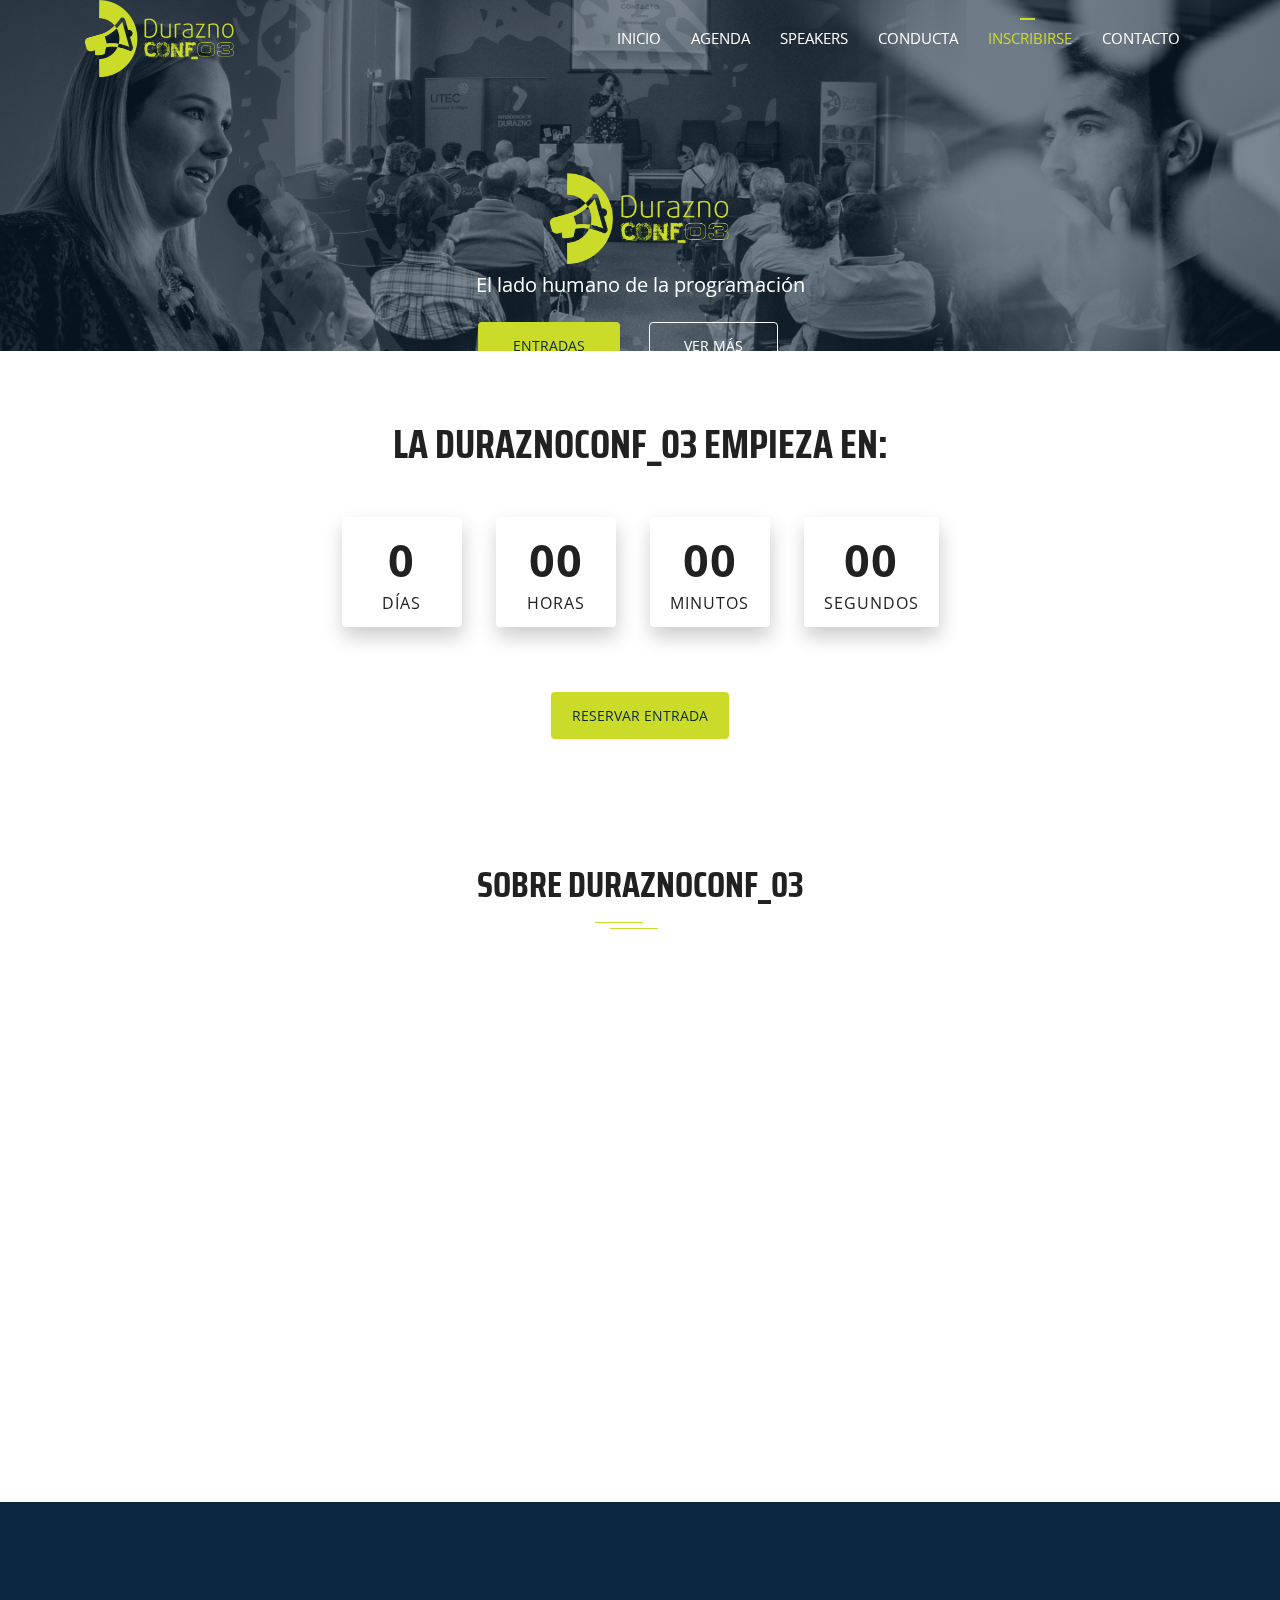
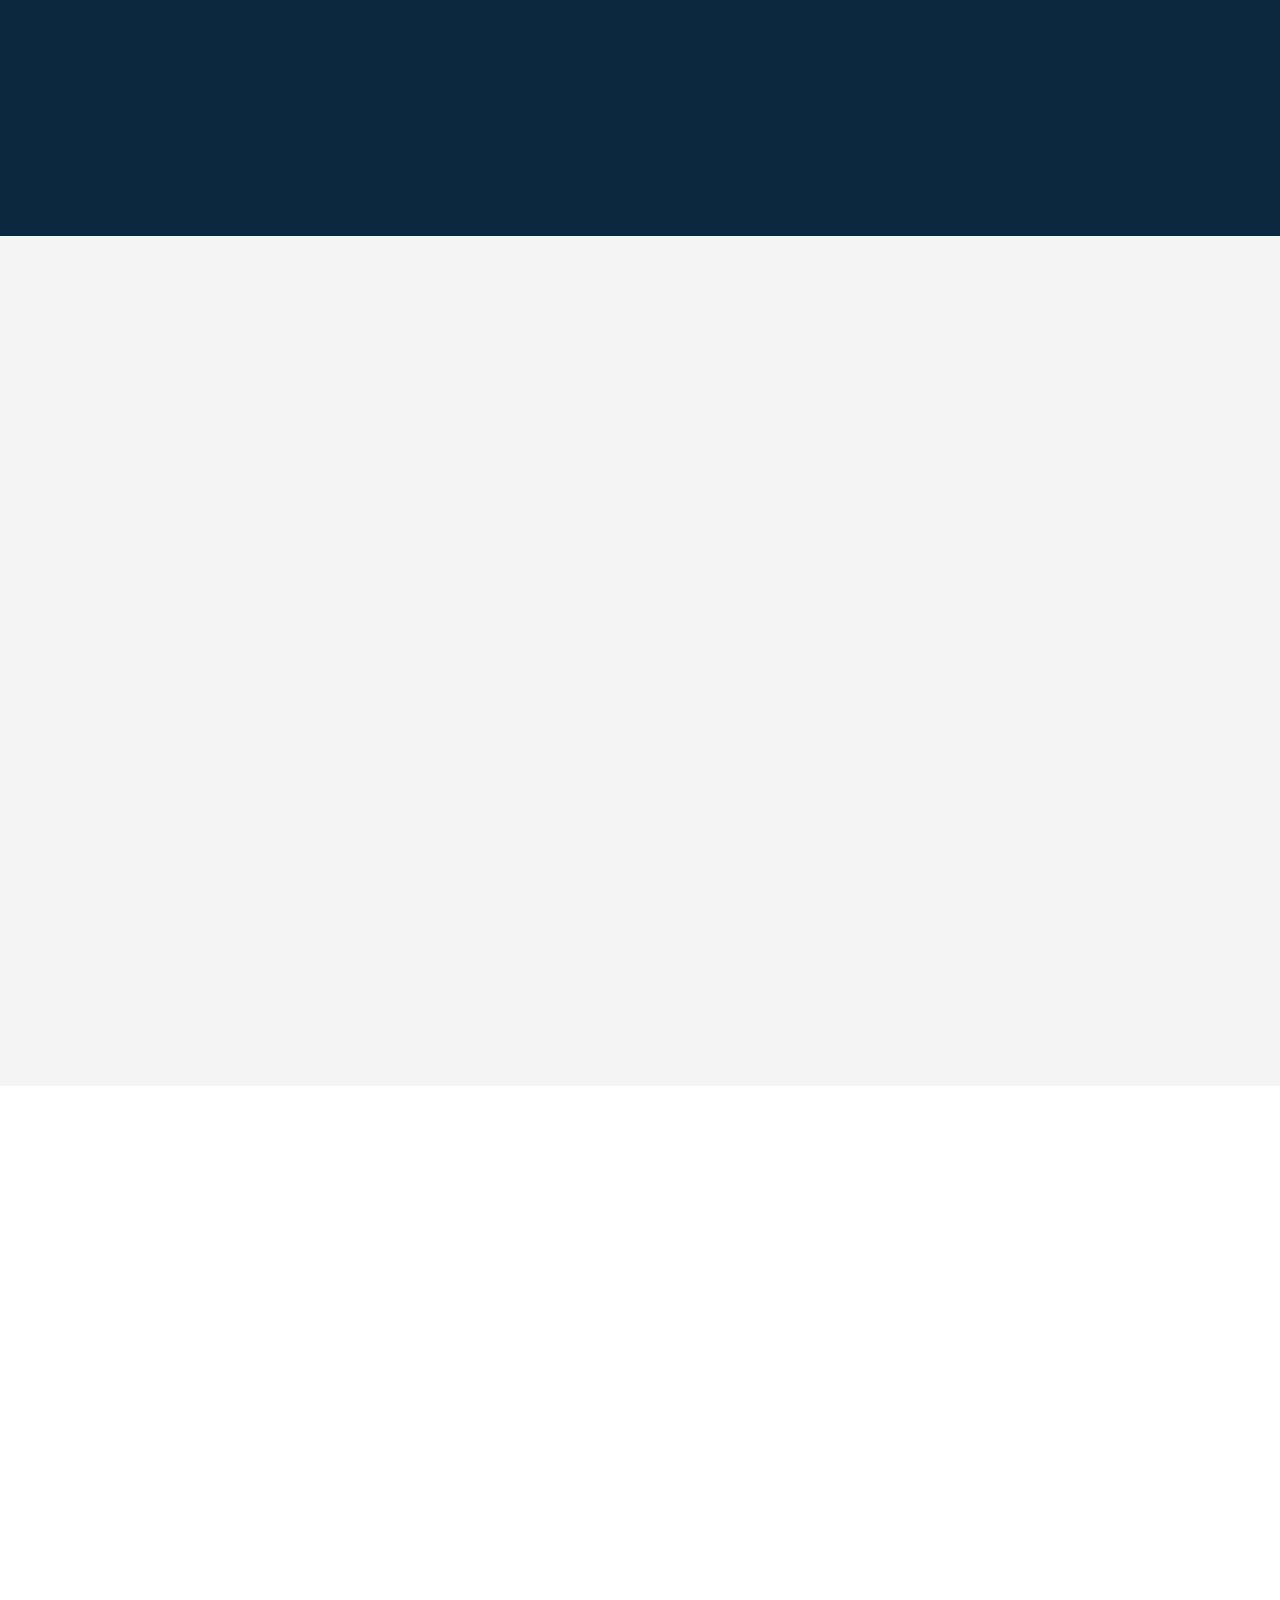
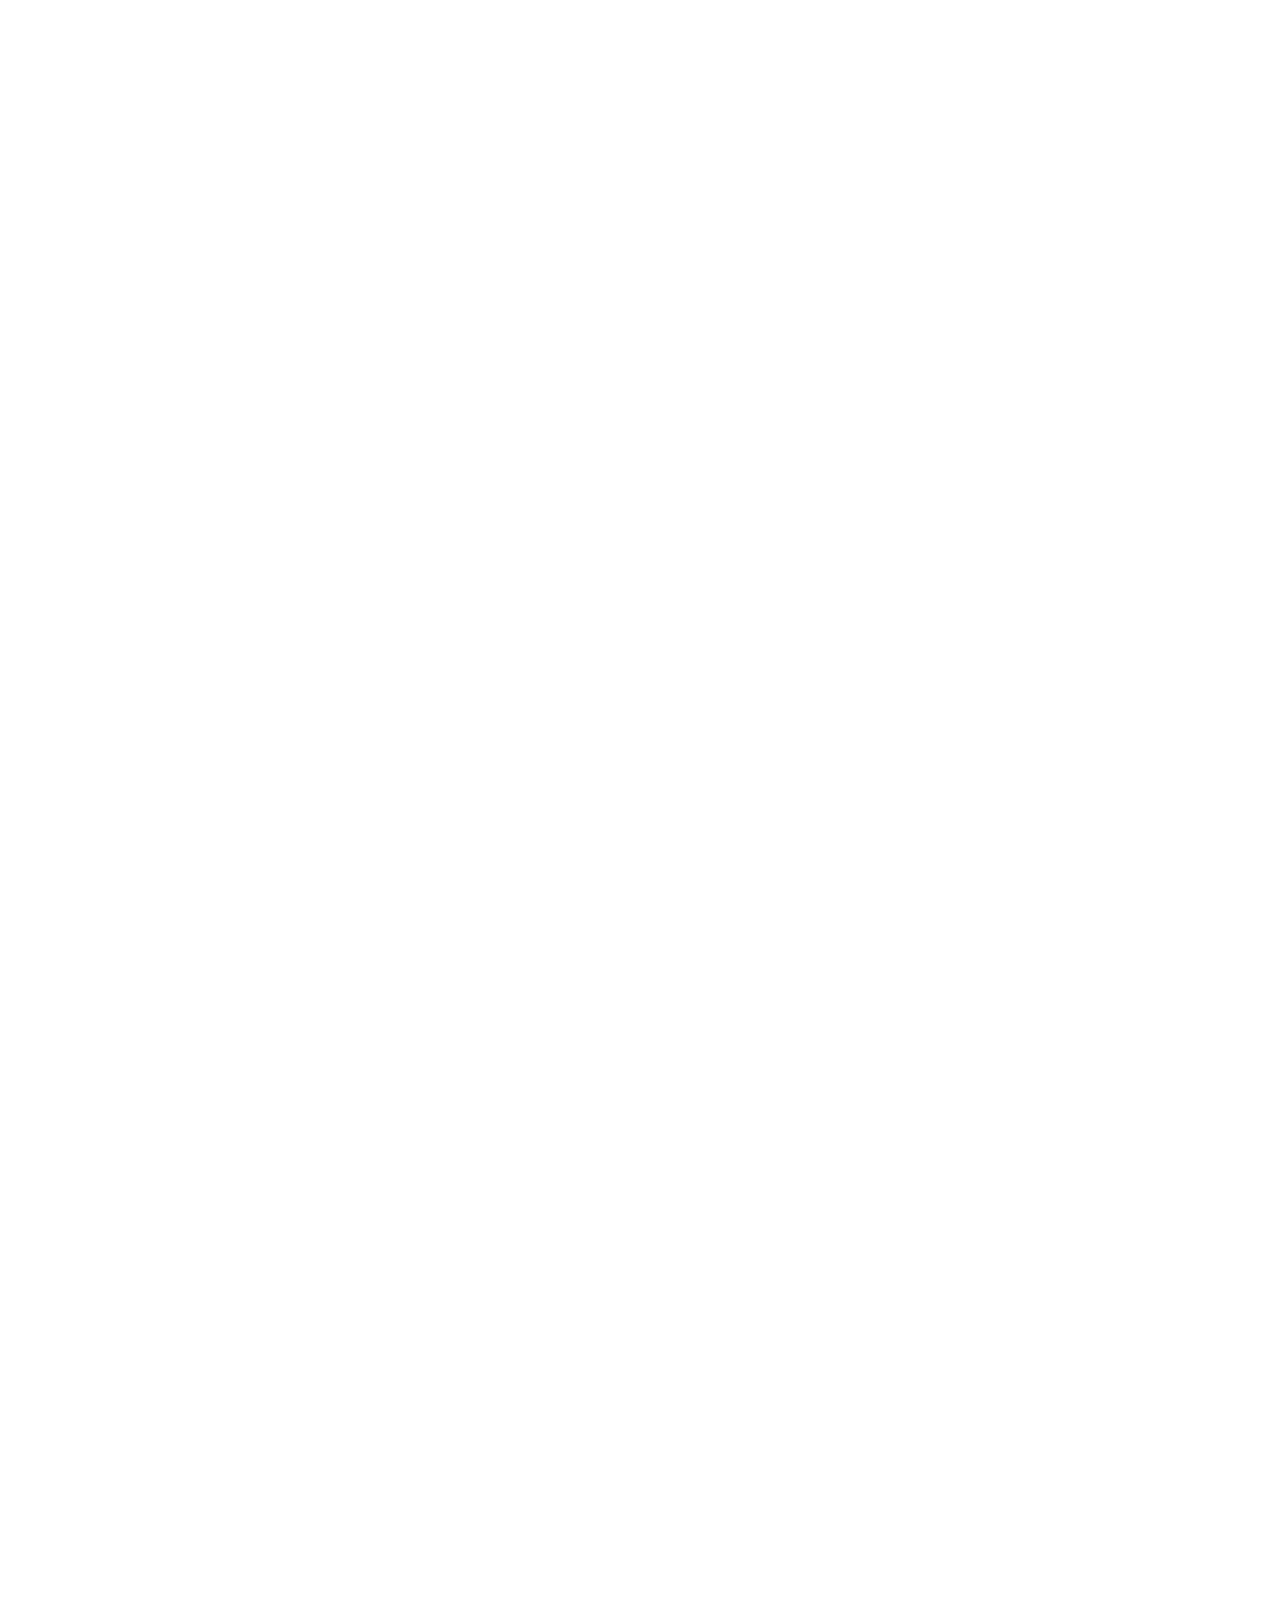
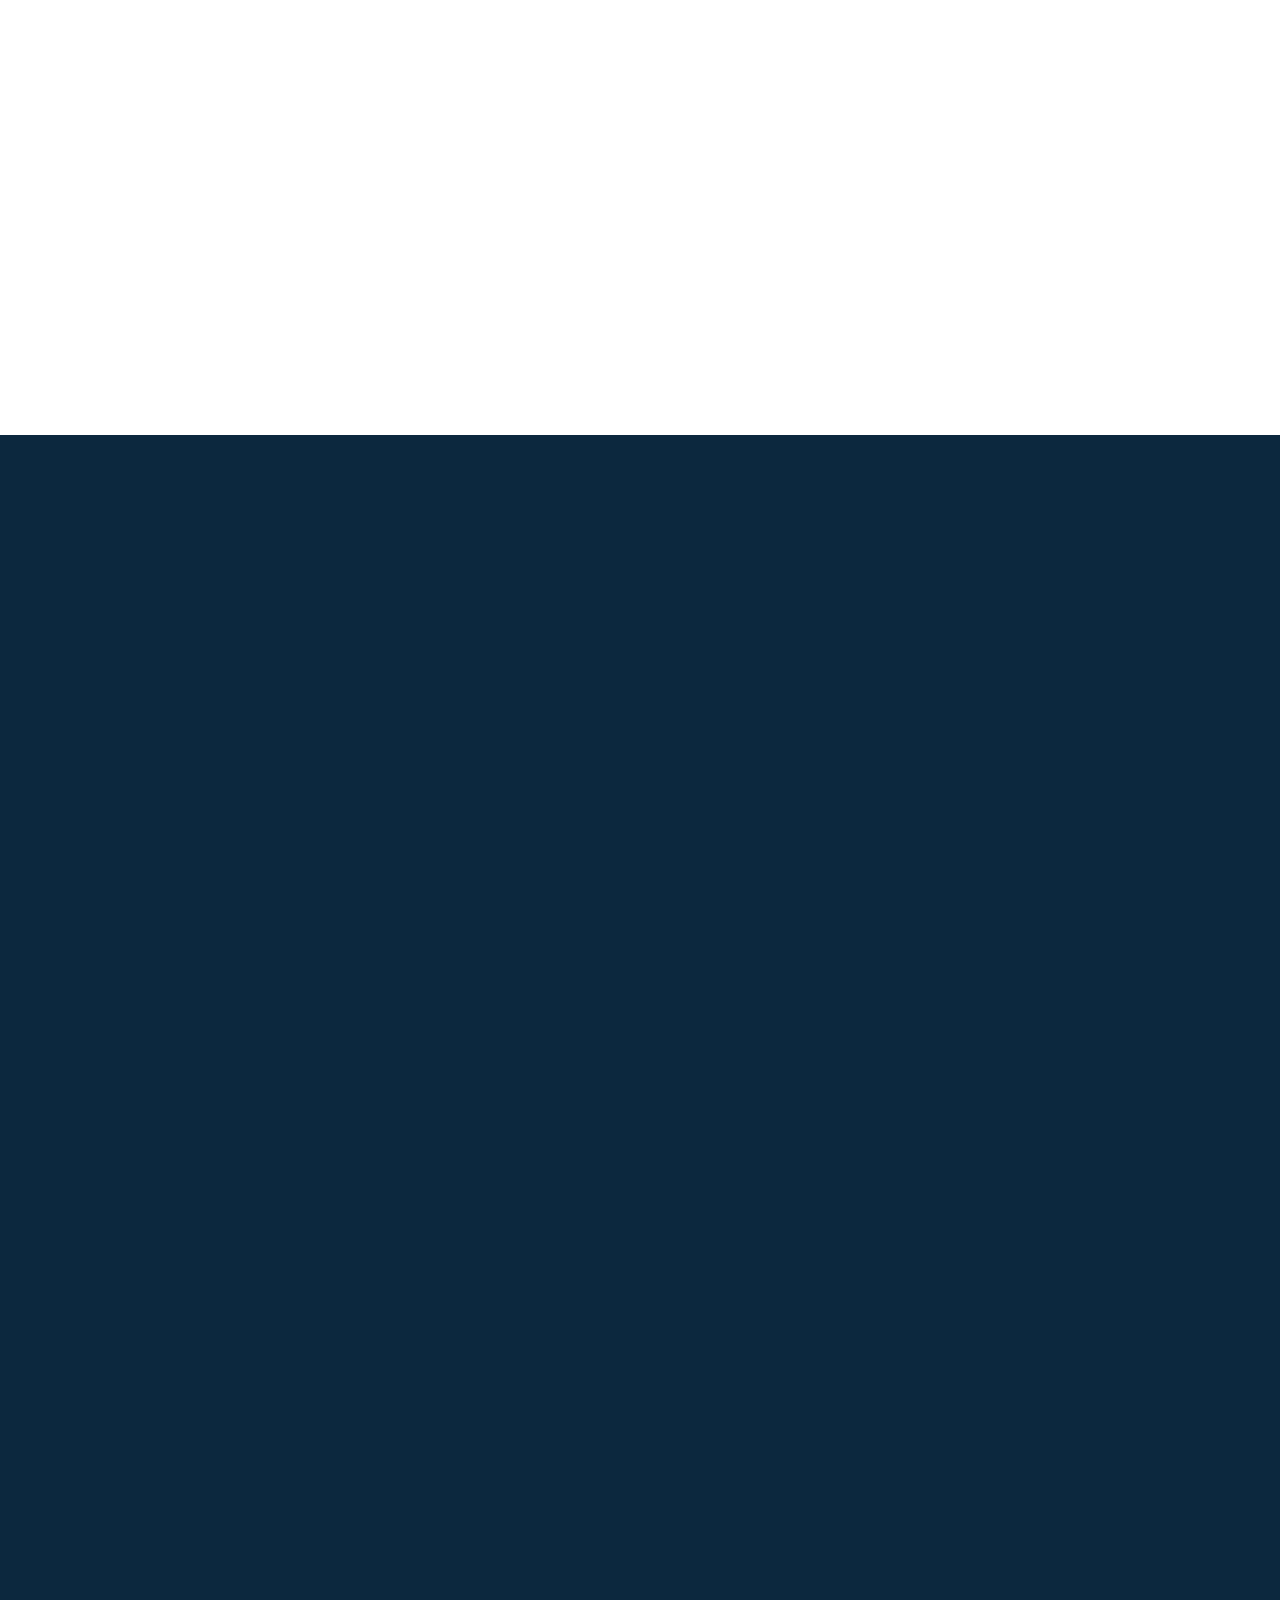
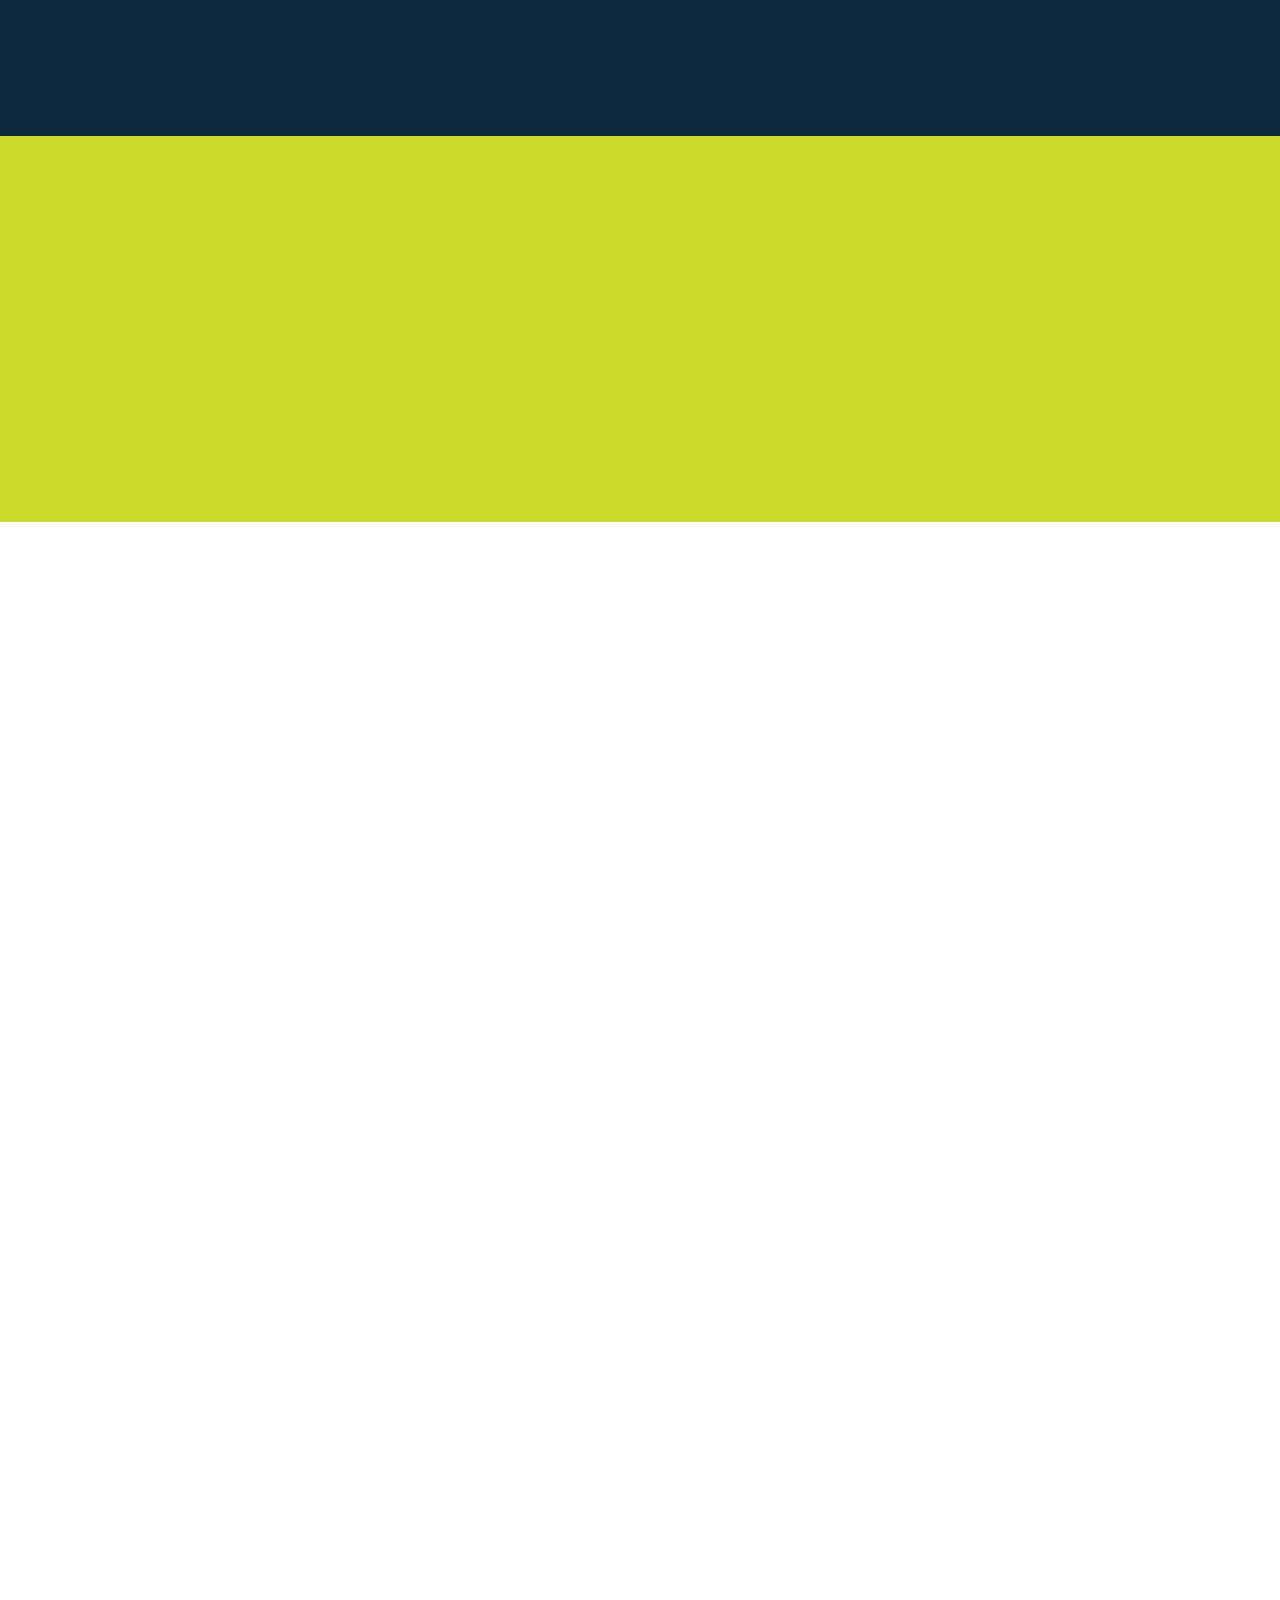
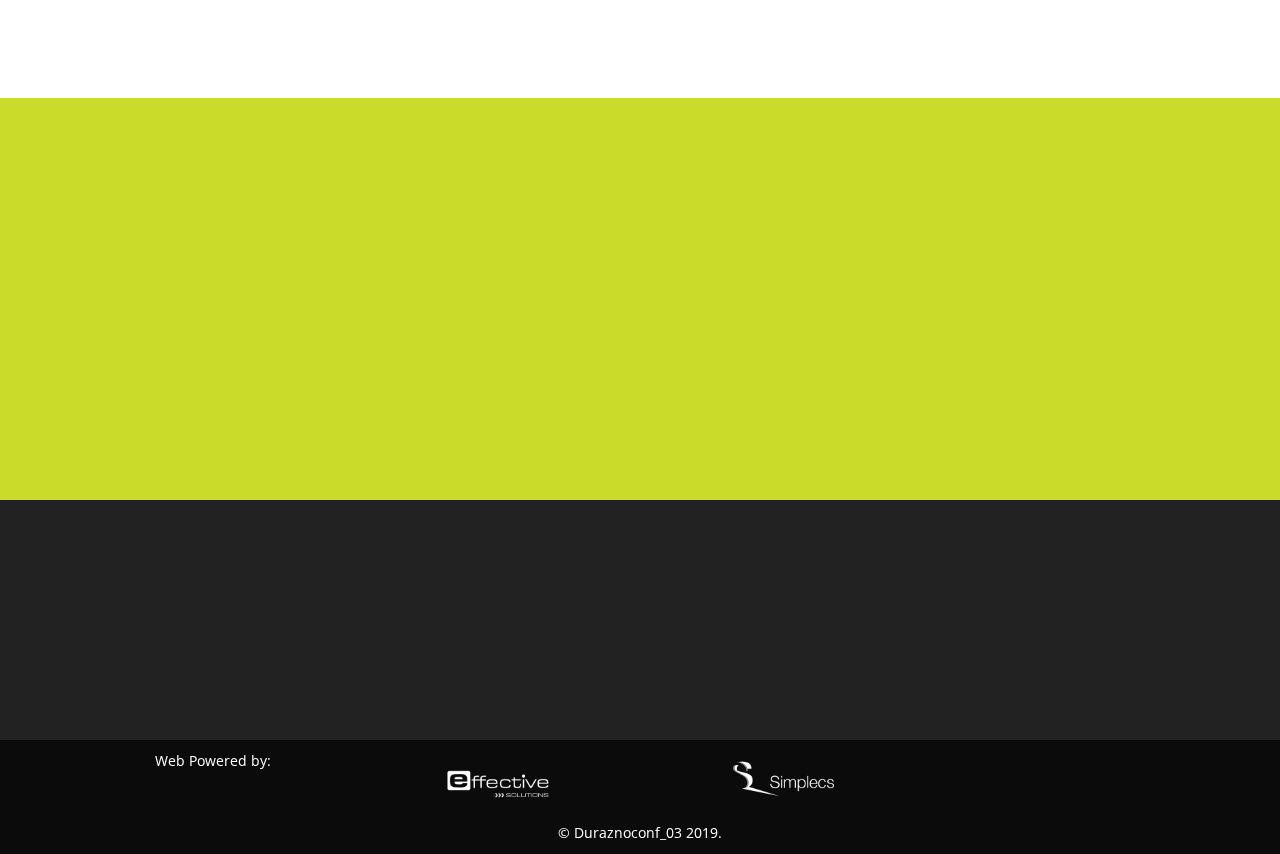
<file: index.html>
<!DOCTYPE html>
<html lang="en">
  <head>
    <!-- Required meta tags -->
    <meta charset="utf-8">
    <meta property="og:url" content="http://duraznoconf.uy" />
    <meta property="og:type"               content="website" />
    <meta property="og:title"              content="DuraznoConf - El Lado Humano de la Programación." />
    <meta property="og:description"        content="Conferencia de programación. 3 y 4 de octubre. Durazno, Uruguay." />
    <meta property="og:image"              content="http://duraznoconf.uy/img/duraznoconf-03.jpeg" />
    <meta name="viewport" content="width=device-width, initial-scale=1, shrink-to-fit=no">
    <meta name="twitter:card" content="summary" />
    <meta name="twitter:site" content="@DuraznoConf" />
    <meta name="twitter:title" content="DuraznoConf - El Lado Humano de la Programación." />
    <meta name="twitter:description" content="Conferencia de programación. 3 y 4 de octubre. Durazno, Uruguay." />
    <meta name="twitter:image" content="http://duraznoconf.uy/img/duraznoconf-03.jpeg" />

    <title>Durazno Conf_03 </title>
    <meta name="description" content="3 y 4 de octubre, Durazno, Uruguay.">
    <meta name="author" content="UTEC">

    <title>DuraznoConf_03</title>
    <link rel="shortcut icon" type="image/png" href="assets/img/favicon.png"/>
    <!-- Bootstrap CSS -->
    <link rel="stylesheet" type="text/css" href="assets/css/bootstrap.min.css" >
    <!-- Icon -->
    <link rel="stylesheet" type="text/css" href="assets/fonts/line-icons.css">
    <!-- Slicknav -->
    <link rel="stylesheet" type="text/css" href="assets/css/slicknav.css">
    <!-- Nivo Lightbox -->
    <link rel="stylesheet" type="text/css" href="assets/css/nivo-lightbox.css" >
    <!-- Animate -->
    <link rel="stylesheet" type="text/css" href="assets/css/animate.css">
    <!-- Main Style -->
    <link rel="stylesheet" type="text/css" href="assets/css/main.css">
    <!-- Responsive Style -->
    <link rel="stylesheet" type="text/css" href="assets/css/responsive.css">

    <link href='https://fonts.googleapis.com/css?family=Saira+Condensed:400,700' rel='stylesheet' type='text/css'>
    <link href='https://fonts.googleapis.com/css?family=Open+Sans:400,300' rel='stylesheet' type='text/css'>
  </head>
  <body>

    <!-- Header Area wrapper Starts -->
    <header id="header-wrap">
      <!-- Navbar Start -->
      <nav class="navbar navbar-expand-lg fixed-top scrolling-navbar">
        <div class="container">
          <!-- Brand and toggle get grouped for better mobile display -->
          <div class="navbar-header">
            <button class="navbar-toggler" type="button" data-toggle="collapse" data-target="#main-navbar" aria-controls="main-navbar" aria-expanded="false" aria-label="Toggle navigation">
              <span class="navbar-toggler-icon"></span>
              <span class="icon-menu"></span>
              <span class="icon-menu"></span>
              <span class="icon-menu"></span>
            </button>
            <a href="index.html" class="navbar-brand"><img src="assets/img/logo_grande.png" alt=""></a>
          </div>
          <div class="collapse navbar-collapse" id="main-navbar">
            <ul class="navbar-nav mr-auto w-100 justify-content-end">
              <li class="nav-item">
                <a class="nav-link" href="#header-wrap">
                  Inicio
                </a>
              </li>
              <li class="nav-item">
                <a class="nav-link" href="#agenda">
                  Agenda
                </a>
              </li>
              <li class="nav-item">
                <a class="nav-link" href="#speakers">
                  Speakers
                </a>
              </li>
              <li class="nav-item">
                <a class="nav-link" href="#conducta">
                  Conducta
                </a>
              </li>
              <li class="nav-item active">
                <a class="nav-link" href="#entradas">
                  Inscribirse
                </a>
              </li>
              <li class="nav-item">
                <a class="nav-link" href="#contacto">
                  Contacto
                </a>
              </li>
            </ul>
          </div>
        </div>

        <!-- Mobile Menu Start -->
        <ul class="mobile-menu">
          <li>
            <a class="page-scrool" href="#header-wrap">Inicio</a>
          </li>
          <li>
            <a class="page-scrool" href="#agenda">Agenda</a>
          </li>
          <li>
             <a class="page-scroll" href="#speakers">Speakers</a>
          </li>
          <li>
            <a class="page-scroll" href="#conducta">Conducta</a>
          </li>
          <li>
            <a class="page-scroll" href="#entradas">Inscribirse</a>
          </li>
          <li>
            <a class="page-scroll" href="#contacto">Contacto</a>
          </li>
        </ul>
        <!-- Mobile Menu End -->

      </nav>
      <!-- Navbar End -->

      <!-- Main Carousel Section Start -->
      <div id="main-slide" class="carousel slide" data-ride="carousel">
        <div class="carousel-inner">
          <div class="carousel-item active">
            <img class="d-block w-100" src="assets/img/slider/slide_1.png" alt="First slide">
            <div class="carousel-caption d-md-block">
              <h1 class="wow fadeInDown heading" data-wow-delay=".4s"><img style="width:20%;" src="assets/img/logo_grande.png"></h1>
              <p class="fadeInUp wow" data-wow-delay=".6s">El lado humano de la programación</p>
              <a href="#entradas" class="fadeInLeft wow btn btn-common btn-lg" data-wow-delay=".6s">Entradas</a>
              <a href="#cdc" class="fadeInRight wow btn btn-border btn-lg" data-wow-delay=".6s">Ver más</a>
            </div>
          </div>
        </div>

      </div>
      <!-- Main Carousel Section End -->

    </header>
    <!-- Header Area wrapper End -->

    <!-- Coundown Section Start -->
    <section class="countdown-timer section-padding">
      <div class="container">
        <div class="row text-center">
          <div class="col-md-12 col-sm-12 col-xs-12">
            <div class="heading-count">
              <h2 class="wow fadeInDown" data-wow-delay="0.2s">La DuraznoConf_03 empieza en:</h2>
            </div>
          </div>
          <div class="col-md-12 col-sm-12 col-xs-12">
            <div class="row time-countdown justify-content-center wow fadeInUp" data-wow-delay="0.2s">
              <div id="clock" class="time-count"></div>
            </div>
            <a href="#entradas" class="btn btn-common wow fadeInUp" data-wow-delay="0.3s">Reservar Entrada</a>
          </div>
        </div>
      </div>
    </section>
    <!-- Coundown Section End -->

    <section id="cdc" class="section-padding">
      <div class="container">
        <div class="row">
          <div class="col-12">
            <div class="section-title-header text-center">
              <h1 class="section-title wow fadeInUp" data-wow-delay="0.2s">Sobre DuraznoConf_03</h1>
              <p class="wow fadeInDown" data-wow-delay="0.2s">El lado humano de la programación</p>
            </div>
          </div>
          <div class="col-md-6 col-lg-6 col-xs-12 wow fadeInRight" data-wow-delay="0.3s">
            <div class="video">
              <img class="img-fluid" src="assets/img/about/about1.jpg" alt="Acerca de DuraznoConf_03">
            </div>
          </div>
          <div class="col-md-6 col-lg-6 col-xs-12 wow fadeInLeft" data-wow-delay="0.3s">
            <p class="intro-desc">DuraznoConf se llevará a cabo el próximo 3 y 4 de octubre de 2019 en el Instituto Tecnológico Regional Centro-Sur (ITR CS), sede de  la Universidad Tecnológica (UTEC) en Durazno, Uruguay.</p>
            <br>
            <p>Esta conferencia es una iniciativa llevada adelante por UTEC y la Intendencia de Durazno.</p>
            <br>
            <p>El objetivo es acercar ponentes de alto nivel al interior del país para que cuenten sus experiencias en el mundo de la tecnología, y así crecer juntos.</p>
            <br>
            <p>Serán dos días colmados de charlas en manos de expertos de diferentes partes del Mundo. Se tratarán temas de gran interés en el ámbito de la tecnología y la innovación. Esto hará de la DuraznoConf un evento imperdible.</p>
            <br>
            <br>
            <p>¡Te esperamos!</p>
          </div>
        </div>
      </div>
    </section>
    <!-- Services Section End -->

    <!-- Counter Area Start-->
    <section class="counter-section section-padding">
      <div class="container">
        <div class="row">
          <!-- Counter Item -->
          <div class="col-md-6 col-lg-3 col-xs-12 work-counter-widget text-center">
            <div class="counter wow fadeInRight" data-wow-delay="0.3s">
              <div class="icon"><i class="lni-map"></i></div>
              <p><a class="white-text" href="https://goo.gl/maps/2n7sEjdDsfR2">Francisco Maciel esq. Luis Morquio</a></p>
              <span>Durazno, Uruguay</span>
            </div>
          </div>
          <!-- Counter Item -->
          <div class="col-md-6 col-lg-3 col-xs-12 work-counter-widget text-center">
            <div class="counter wow fadeInRight" data-wow-delay="0.6s">
              <div class="icon"><i class="lni-timer"></i></div>
              <p>3 y 4 de Octubre, 2019</p>
              <span>09:00 AM – 05:00 PM</span>
            </div>
          </div>
          <!-- Counter Item -->
          <div class="col-md-6 col-lg-3 col-xs-12 work-counter-widget text-center">
            <div class="counter wow fadeInRight" data-wow-delay="0.9s">
              <div class="icon"><i class="lni-users"></i></div>
              <p>Cupos limitados</p>
              <span>¡Quedan muy pocos lugares!</span>
            </div>
          </div>
          <!-- Counter Item -->
          <div class="col-md-6 col-lg-3 col-xs-12 work-counter-widget text-center">
            <div class="counter wow fadeInRight" data-wow-delay="1.2s">
              <div class="icon"><i class="lni-coffee-cup"></i></div>
              <p>Coffee breaks</p>
              <span>Ideales para networking</span>
            </div>
          </div>
        </div>
      </div>
    </section>
    <!-- Counter Area End-->

    <!-- Schedule Section Start -->
    <section id="agenda" class="schedule section-padding">
      <div class="container">
        <div class="row">
          <div class="col-12">
            <div class="section-title-header text-center">
              <h1 class="section-title wow fadeInUp" data-wow-delay="0.2s">Agenda</h1>
              <p class="wow fadeInDown" data-wow-delay="0.2s">Todas las actividades<br>que pensamos para compartir</p>
            </div>
          </div>
        </div>
        <div class="schedule-area row wow fadeInDown" data-wow-delay="0.3s">
          <div class="schedule-tab-title col-md-3 col-lg-3 col-xs-12">
            <div class="table-responsive">
              <ul class="nav nav-tabs" id="myTab" role="tablist">
                <li class="nav-item">
                  <a class="nav-link active" id="monday-tab" data-toggle="tab" href="#monday" role="tab" aria-controls="monday" aria-expanded="true">
                    <div class="item-text">
                      <h4>Jueves</h4>
                      <h5>3 de Octubre</h5>
                    </div>
                  </a>
                </li>
                <li class="nav-item">
                  <a class="nav-link" id="tuesday-tab" data-toggle="tab" href="#tuesday" role="tab" aria-controls="tuesday">
                    <div class="item-text">
                      <h4>Viernes</h4>
                      <h5>4 de Octubre</h5>
                    </div>
                  </a>
                </li>
              </ul>
            </div>
          </div>
          <div class="schedule-tab-content col-md-9 col-lg-9 col-xs-12 clearfix">
            <div class="tab-content" id="myTabContent">
              <div class="tab-pane fade show active" id="monday" role="tabpanel" aria-labelledby="monday-tab">
                <div id="accordion">

                  <div class="card">
                    <div id="headingMil">
                      <div class="collapsed card-header" data-toggle="collapse" data-target="#collapseMil" aria-expanded="false" aria-controls="collapseMil">
                        <div class="images-box">
                          <img class="img-fluid" src="assets/img/iso-duraznoconf.png" alt="">
                        </div>
                        <span class="time">13:00 - 17:00</span>
                        <h4>TALLERES</h4>
                        <h5 class="name">Los talleres detallados a continuación se desarrollan en simultáneo durante toda la tarde con un pequeño receso.</h5>
                      </div>
                    </div>
                    <div id="collapseMil" class="collapse" aria-labelledby="headingMil" data-parent="#accordion">
                      <div class="card-body">
                        <p></p>
                        <div class="location">
                        </div>
                      </div>
                    </div>
                  </div>



                  <div class="card">
                    <div id="headingThree">
                      <div class="collapsed card-header" data-toggle="collapse" data-target="#collapseThree" aria-expanded="false" aria-controls="collapseThree">
                        <div class="images-box">
                          <img class="img-fluid" src="assets/img/speaker/leandro_garber.jpg" alt="">
                        </div>
                        <span class="time"></span>
                        <h4>Taller - AudioStellar, un viaje a través del espacio latente</h4>
                        <h5 class="name">Leandro Garber</h5>
                      </div>
                    </div>
                    <div id="collapseThree" class="collapse" aria-labelledby="headingThree" data-parent="#accordion">
                      <div class="card-body">
                        <p>AudioStellar es un instrumento musical digital de software libre que utiliza técnicas de inteligencia artificial y permite experimentar con la materia sonora usando nuevas tecnologías para la expresión musical.
                          <br>
                          En este taller proponemos introducir algunos conceptos claves sobre Machine Learning a partir de una actividad sonora donde grabaremos audios, los procesaremos con AudioStellar y concluiremos con una experiencia sónica colectiva.</p>
                        <div class="location">
                        </div>
                      </div>
                    </div>
                  </div>

                  <div class="card">
                    <div id="headingSeven">
                      <div class="collapsed card-header" data-toggle="collapse" data-target="#collapseSeven" aria-expanded="false" aria-controls="collapseSix">
                        <div class="images-box">
                          <img class="img-fluid" src="assets/img/speaker/nicolas-risaro.jpg" alt="">
                        </div>
                        <span class="time"></span>
                        <h4>Taller - Primeros pasos con Machine Learning</h4>
                        <h5 class="name">Nick Risaro</h5>
                      </div>
                    </div>
                    <div id="collapseSeven" class="collapse" aria-labelledby="headingSeven" data-parent="#accordion">
                      <div class="card-body">
                        <p>Parece que hoy por hoy todo tiene que “tener Machine Learning” y que es una ciencia compleja; pero, en el fondo, hay muchas cosas que se pueden hacer con un poco de conocimiento de matemáticas, probabilidad y estadística.
                          <br>
                          En este taller vamos a explorar algunas técnicas básicas, pero poderosas, para agregarle capacidades de predicción e inferencia a nuestros sistemas. Comenzaremos repasando algunos conceptos de estadística, veremos cómo manejar los datos e implementaremos algoritmos de regresión, clasificación y agrupamiento
                          <br>
                          No es necesario ningún conocimiento previo para hacer este taller. Los ejemplos los vamos a hacer en Go, pero fácilmente se pueden hacer en otros lenguajes, y explicaremos las particularidades de este lenguaje al momento de ver cada uno. Para agilizar el taller, es recomendable que traigan ya instalado Go siguiendo las instrucciones de esta página https://golang.org/doc/install igualmente habrá espacio para realizar el setup durante el taller.
                        </p>
                        <div class="location">

                        </div>
                      </div>
                    </div>
                  </div>


                  <div class="card">
                    <div id="headingMiluno">
                      <div class="collapsed card-header" data-toggle="collapse" data-target="#collapseMiluno" aria-expanded="false" aria-controls="collapseMiluno">
                        <div class="images-box">
                          <img class="img-fluid" src="assets/img/iso-duraznoconf.png" alt="">
                        </div>
                        <span class="time">15:00 - 15:20</span>
                        <h4>BREAK</h4>
                        <h5 class="name"></h5>
                      </div>
                    </div>
                    <div id="collapseMiluno" class="collapse" aria-labelledby="headingMiluno" data-parent="#accordion">
                      <div class="card-body">
                        <p></p>
                        <div class="location">
                        </div>
                      </div>
                    </div>
                  </div>

                  <div class="card">
                    <div id="headingTwo">
                      <div class="collapsed card-header" data-toggle="collapse" data-target="#collapseTwo" aria-expanded="false" aria-controls="collapseTwo">
                        <div class="images-box">
                          <img class="img-fluid" src="assets/img/speaker/jacopo-romei.jpg" alt="">
                        </div>
                        <span class="time"></span>
                        <h4>Taller - Extreme Contracts</h4>
                        <h5 class="name">Jacopo Romei</h5>
                      </div>
                    </div>
                    <div id="collapseTwo" class="collapse" aria-labelledby="headingTwo" data-parent="#accordion">
                      <div class="card-body">
                        <p>¡Deja de pedir permiso para trabajar como quieras! ¡Deja de tratar de convencer a tus clientes de que es mejor que sus proyectos sean manejados como vos pensás! ¡Deberías ser contratado por el valor que creás, y no por la forma en que asignás el tiempo!
<br>
No tiene sentido hablar de cómo organizar nuestro trabajo, si ya acordaste un acuerdo rígido que no te deja explotar tus competencias al máximo.
<br>
Extreme Contracts es un estilo de negociación que surgió de 9 años de práctica en desarrollo de software, diseño de experiencia de usuario y emprendimiento de TI para que sea más fácil para el trabajador entregar valor y tener más libertad para trabajar lo que desean. Y, al final, ganar más.</p>
                        <div class="location">

                        </div>
                      </div>
                    </div>
                  </div>


                  <div class="card">
                    <div id="headingNine">
                      <div class="collapsed card-header" data-toggle="collapse" data-target="#collapseNine" aria-expanded="false" aria-controls="collapseSix">
                        <div class="images-box">
                          <img class="img-fluid" src="assets/img/speaker/flor-rosas.jpg" alt="Florencia Rosas">
                        </div>
                        <span class="time"></span>
                        <h4>Taller - Mira mamá! Soy un humano!</h4>
                        <h5 class="name">Florencia Rosas</h5>
                      </div>
                    </div>
                    <div id="collapseNine" class="collapse" aria-labelledby="headingNine" data-parent="#accordion">
                      <div class="card-body">
                        <p>En este taller práctico exploraremos las habilidades blandas, mediante diversos juegos y dinámicas muy divertidas. Vamos a descubrir que las habilidades blandas son humanas y que nosotros podemos serlo también. Aplicaremos y estudiaremos metodologías ágiles en cada una de las actividades, para poder aprender de una manera más eficiente y eficaz.</p>
                        <div class="location">

                        </div>
                      </div>
                    </div>
                  </div>

<!-- CIERRE PRIMER JORNADA -->


                </div>
              </div>
              <div class="tab-pane fade" id="tuesday" role="tabpanel" aria-labelledby="tuesday-tab">
                <div id="accordion2">
                  <div class="card">
                    <div id="headingOne1">
                      <div class="collapsed card-header" data-toggle="collapse" data-target="#collapseOne1" aria-expanded="false" aria-controls="collapseOne1">
                        <div class="images-box">
                          <img class="img-fluid" src="assets/img/iso-duraznoconf.png" alt="">
                        </div>
                        <span class="time">09:00 - 09:30</span>
                        <h4>ACREDITACIONES</h4>
                        <h5 class="name"></h5>
                      </div>
                    </div>
                    <div id="collapseOne1" class="collapse" aria-labelledby="headingOne1" data-parent="#accordion2">
                      <div class="card-body">
                         <div class="location">

                        </div>
                      </div>
                    </div>
                  </div>
                  <div id="">
                    <div class="collapsed card-header" data-toggle="collapse" data-target="" aria-expanded="false" aria-controls="collapseOne1">
                      <div class="images-box">
                        <img class="img-fluid" src="assets/img/iso-duraznoconf.png" alt="">
                      </div>
                      <span class="time">09:30 - 10:00</span>
                      <h4>Apertura con autoridades</h4>
                      <h5 class="name"></h5>
                    </div>
                  </div>
                  <div id="collapseOne1" class="collapse" aria-labelledby="headingOne1" data-parent="#accordion2">
                    <div class="card-body">
                       <div class="location">

                      </div>
                    </div>
                  </div>
                </div>

                <div class="card">
                  <div id="headingFour4">
                    <div class="collapsed card-header" data-toggle="collapse" data-target="#collapseFour4" aria-expanded="false" aria-controls="collapseFour4">
                      <div class="images-box">
                        <img class="img-fluid" src="assets/img/speaker/victoria-vitale.jpg" alt="Victoria Vitale">
                      </div>
                      <span class="time">10:00 - 10:20</span>
                      <h4>El desarrollo de software como actividad colectiva</h4>
                      <h5 class="name">Victoria Vitale</h5>
                    </div>
                  </div>
                  <div id="collapseFour4" class="collapse" aria-labelledby="headingFour4" data-parent="#accordion2">
                    <div class="card-body">
                      <p>La importancia de las personas y las buenas prácticas. ¿Qué elementos son importantes a la hora de diseñar e implementar la dinámica de un equipo de trabajo?
                        ¿Qué prácticas son importantes? ¿Cómo incorporamos integralmente procesos que mejoran la calidad del software como metodologías de testing, pair programming y code review a nuestros procesos de desarrollo? ¿Cómo fomentar lo mejor de las personas? La importancia de la comunicación.
                        Cómo abordar los desafíos presentes en el desarrollo de software para crear una dinámica grupal de trabajo que fomente el aprendizaje y crecimiento individual de las personas al mismo tiempo que facilite trabajar colaborativamente buscando la calidad técnica, tanto al liderar un equipo como al formar parte del mismo.</p>
                      <div class="location">
                      </div>
                    </div>
                  </div>
                </div>

                  <div class="card">
                    <div id="headingTwo2">
                      <div class="collapsed card-header" data-toggle="collapse" data-target="#collapseTwo2" aria-expanded="false" aria-controls="collapseTwo2">
                        <div class="images-box">
                          <img class="img-fluid" src="assets/img/iso-duraznoconf.png" alt="">
                        </div>
                        <span class="time">10:25 - 10:45</span>
                        <h4>Colaborar para crecer - Proyecto Nahual (inicios en TI)</h4>
                        <h5 class="name">Johana Ríos & Alex Altez</h5>
                      </div>
                    </div>
                    <div id="collapseTwo2" class="collapse" aria-labelledby="headingTwo2" data-parent="#accordion2">
                      <div class="card-body">
                        <p>Vamos a estar hablando sobre Proyecto Nahual y como las comunidades se han relacionado directamente con nuestra carrera</p>
                        <div class="location">
                        </div>
                      </div>
                    </div>
                  </div>


                  <div class="card">
                    <div id="headingMilcinco">
                      <div class="collapsed card-header" data-toggle="collapse" data-target="#collapseMilcinco" aria-expanded="false" aria-controls="collapseMilcinco">
                        <div class="images-box">
                          <img class="img-fluid" src="assets/img/speaker/Felix.png" alt="">
                        </div>
                        <span class="time">10:50 - 11:10</span>
                        <h4>Un tour por la psicología aplicada a los equipos</h4>
                        <h5 class="name">Felix López</h5>
                      </div>
                    </div>
                    <div id="collapseMilcinco" class="collapse" aria-labelledby="headingMilcinco" data-parent="#accordion">
                      <div class="card-body">
                        <p>La idea es contar situaciones diarias que tenemos en los equipos y vemos como normales pero que en realidad están fundamentadas en esquemas y estereotipos que gobiernan nuestras decisiones. Contaré sesgos y otros factores psicológicos que nos afectan en el día.</p>
                        <div class="location">
                        </div>
                      </div>
                    </div>
                  </div>

                  <div class="card">
                    <div id="">
                      <div class="collapsed card-header" data-toggle="collapse" data-target="" aria-expanded="false" aria-controls="collapseMilcinco">
                        <div class="images-box">
                          <img class="img-fluid" src="assets/img/iso-duraznoconf.png" alt="">
                        </div>
                        <span class="time">11:15 - 11:55</span>
                        <h4>BREAK</h4>
                        <h5 class="name"></h5>
                      </div>
                    </div>
                    <div id="" class="collapse" aria-labelledby="" data-parent="#accordion">
                      <div class="card-body">
                        <p></p>
                        <div class="location">
                        </div>
                      </div>
                    </div>
                  </div>


                  <div class="card">
                    <div id="headingMiltreinta">
                      <div class="collapsed card-header" data-toggle="collapse" data-target="#collapseMiltreinta" aria-expanded="false" aria-controls="collapseMilcinco">
                        <div class="images-box">
                          <img class="img-fluid" src="assets/img/speaker/ximena.jpg" alt="Ximena Fernández">
                        </div>
                        <span class="time">11:55 - 12:15</span>
                        <h4>Matemática ft. Computación</h4>
                        <h5 class="name">Ximena Fernández</h5>
                      </div>
                    </div>
                    <div id="collapseMiltreinta" class="collapse" aria-labelledby="headingMiltreinta" data-parent="#accordion">
                      <div class="card-body">
                        <p>¿Las computadoras reemplazarán a los matemáticos?
                          ¿Qué es demostrar? ¿Se pueden programar demostraciones? ¿Se pueden demostrar algoritmos?
                          ¿Las computadoras aprenden? ¿Son inteligentes?
                          Qué es más importante para resolver un problema: ¿saber formular preguntas o saber responderlas?
                          <br>
                          En esta charla veremos cuán peleadas y amigadas estuvieron la matemática y la computación en la historia, en mi experiencia personal y en el mundo actual.</p>
                        <div class="location">
                        </div>
                      </div>
                    </div>
                  </div>


                  <div class="card">
                    <div id="headingMilseis">
                      <div class="collapsed card-header" data-toggle="collapse" data-target="#collapseMilseis" aria-expanded="false" aria-controls="collapseMilcinco">
                        <div class="images-box">
                          <img class="img-fluid" src="assets/img/speaker/fabrizio-Scrolinni.jpg" alt="">
                        </div>
                        <span class="time">12:20 - 12:40</span>
                        <h4>El desarrollo no será automatizado</h4>
                        <h5 class="name">Fabrizio Scrollini</h5>
                      </div>
                    </div>
                    <div id="collapseMilseis" class="collapse" aria-labelledby="headingMilseis" data-parent="#accordion">
                      <div class="card-body">
                        <p>¿Cuándo la  Inteligencia Artificial"(IA) pasa de ser un término de moda a un desafío como sociedad? ¿Qué tanto poder tienen los algortimos que codeamos? ¿Qué decisiones vamos dejar en manos de "las computadoras"? En esta charla exploro el mito, la realidad y las aplicaciones de técnicas de machine learning en áreas claves de nuestro desarrollo, con foco en América Latina. Argumento que es necesario pensar y dimensionar la política, la ética y la democratización del saber acerca de estás técnicas. Finalmente propongo una serie de acciones prácticas para un futuro inclusivo, igualitario y seguro en naciente era dela IA.</p>
                        <div class="location">
                        </div>
                      </div>
                    </div>
                  </div>

                  <div class="card">
                    <div id="headingMilsiete">
                      <div class="collapsed card-header" data-toggle="collapse" data-target="#collapseMilsiete" aria-expanded="false" aria-controls="collapseMilcinco">
                        <div class="images-box">
                          <img class="img-fluid" src="assets/img/speaker/valentin-muro.jpg" alt="">
                        </div>
                        <span class="time">12:45 - 13:05</span>
                        <h4>Mucha ética y pocas nueces</h4>
                        <h5 class="name">Valentín Muro</h5>
                      </div>
                    </div>
                    <div id="collapseMilsiete" class="collapse" aria-labelledby="headingMilsiete" data-parent="#accordion">
                      <div class="card-body">
                        <p>Se suele alertar acerca de los peligros de la Inteligencia Artificial. Pero por lo general se le tiene miedo a lo que es pura fantasía y se deja de lado lo que realmente debería preocuparnos.</p>
                        <div class="location">
                        </div>
                      </div>
                    </div>
                  </div>

                  <div class="card">
                    <div id="">
                      <div class="collapsed card-header" data-toggle="collapse" data-target="" aria-expanded="false" aria-controls="collapseMilcinco">
                        <div class="images-box">
                          <img class="img-fluid" src="assets/img/iso-duraznoconf.png" alt="">
                        </div>
                        <span class="time">13:05 - 14:30</span>
                        <h4>ALMUERZO</h4>
                        <h5 class="name"></h5>
                      </div>
                    </div>
                    <div id="" class="collapse" aria-labelledby="" data-parent="#accordion">
                      <div class="card-body">
                        <p></p>
                        <div class="location">
                        </div>
                      </div>
                    </div>
                  </div>

                  <div class="card">
                    <div id="headingMilocho">
                      <div class="collapsed card-header" data-toggle="collapse" data-target="#collapseMilocho" aria-expanded="false" aria-controls="collapseMilcinco">
                        <div class="images-box">
                          <img class="img-fluid" src="assets/img/speaker/sofia-battegazzore.jpg" alt="">
                        </div>
                        <span class="time">14:30 - 14:50</span>
                        <h4>Lo que aprendí de jugar y hacer juegos. </h4>
                        <h5 class="name">Sofia Battegazzore</h5>
                      </div>
                    </div>
                    <div id="collapseMilocho" class="collapse" aria-labelledby="headingMilocho" data-parent="#accordion">
                      <div class="card-body">
                        <p>Les voy a contar mi experiencia creando videojuegos, y un pantallazo sobre la industria y sus actores.</p>
                        <div class="location">
                        </div>
                      </div>
                    </div>
                  </div>

                  <div class="card">
                    <div id="headingMilnueve">
                      <div class="collapsed card-header" data-toggle="collapse" data-target="#collapseMilnueve" aria-expanded="false" aria-controls="collapseMilcinco">
                        <div class="images-box">
                          <img class="img-fluid" src="assets/img/speaker/natalie-aubet.jpg" alt="">
                        </div>
                        <span class="time">14:55 - 15:15</span>
                        <h4>Sensores Remotos & Medio Ambiente</h4>
                        <h5 class="name">Natalie Aubet</h5>
                      </div>
                    </div>
                    <div id="collapseMilnueve" class="collapse" aria-labelledby="headingMilnueve" data-parent="#accordion">
                      <div class="card-body">
                        <p>
                          El Sensoramiento Remoto es la tecnología que utiliza un conjunto de instrumentos para observar objetos y sus variaciones a distancia.
                          Estas tecnologías incluyen un amplio espectro de aplicaciones que proveen información sobre patrones meteorológicos, medidas de deforestación,
                          detección de enfermedades en cultivos, cambios en los patrones de desarrollo urbano y rural, monitoreo de ecosistemas, entre otros.
                        </p>
                        <p>
                          Desde una perspectiva científica, el Sensoramiento Remoto consiste en la adquisición de información a través de sensores sin contacto físico con el objeto y mediante la detección de la energía reflectada o emitida por este.
                          Este concepto fundamental define dos tipos de sensores remotos: 1) los sensores pasivos, que son aquellos que no proveen energía reflejada o emitida por un objeto
                          (e.g., Programa Landsat de NASA) y, 2) los sensores activos, que proveen energía reflejada o emitida por el objeto (e.g., RADARSAT, Programa de la Agencia Espacial Canadiense).
                          Aún cuando las imágenes satelitales y los Sistemas de Información Geográfica (SIG) son herramientas efectivas para la evaluación del espacio a una escala adecuada, estas no permiten determinar
                          la dinámica y variación temporal de las funciones de los ecosistemas. Ante esta situación, el progreso de las redes de sensores inalámbricos y los sistemas de colección de datos asociados con
                          tecnologías de la información ha revolucionado la manera de evaluar los procesos ecológicos. El seguimiento de las condiciones ambientales basado en tecnologías on-site
                          (ground-based remote sensing technologies), donde un conjunto de sensores miden parámetros ambientales y biofísicos con alta resolución temporal (horas, minutos),
                          conforman las herramientas más utilizadas en los observatorios ecológicos terrestres. Sensores comunes como las cámaras digitales, han sido rediseñados para tareas
                          más complejas (e.g., análisis de series temporales de índices de vegetación).
                          Por otra parte, la integración de sensores ópticos simples junto con sensores meteorológicos, espectrómetros, analizadores infrarrojos de gases,
                          escáner LiDAR (Light Detection And Range system) y el estudio del paisaje sonoro, han desarrollar nuevos estudios sobre biodiversidad, stocks de carbón, entre otros.
                          Asimismo, las redes de sensores inalámbricos (wireless sensor networks, WSNs) complementadas con torres fenológicas permiten el cálculo de índices de vegetación similar a los generados a partir
                          sensores MODIS o Landsat. Todas estas aproximaciones representan numerosas ventajas respecto a los métodos manuales, destacándose como resultado la alta resolución temporal de los parámetros ambientales medidos.
                          Los avances tecnológicos en sensores remotos pasivos y activos junto con el surgimiento de las redes de sensores inalámbricos brindan una oportunidad única para el monitoreo de ecosistemas.
                          Estos, junto con el desarrollo de técnicas analíticas y algoritmos computacionales para el procesamiento de datos dan origen al eScience. Este paradigma transforma el enfoque tradicional
                          de un dato por cada sensor a cientos de datos por cientos de sensores que, junto con un procesamiento en tiempo real, permite una mejor comprensión y seguimiento de los cambios del
                          ecosistema conllevando a una mayor capacidad de respuesta ante un evento. eScience surge entonces como una alternativa a la manera de entender los procesos ecológicos a partir de un análisis en la
                          dinámica espacio-temporal hasta hoy no considerada por otros modelos. Plantear desde una visión integral el cuidado del medio ambiente nos ha de conducir inevitablemente al análisis de un conjunto mayor de variables.
                          Así, las tecnologías de sensoramiento remoto y su integración con otras herramientas permitirán obtener más detalles en el monitoreo de parámetros ecosistémicos claves para el desarrollo sostenible de una región.
                        </p>
                        <div class="location">
                        </div>
                      </div>
                    </div>
                  </div>

                  <div class="card">
                    <div id="">
                      <div class="collapsed card-header" data-toggle="collapse" data-target="" aria-expanded="false" aria-controls="collapseMilcinco">
                        <div class="images-box">
                          <img class="img-fluid" src="assets/img/iso-duraznoconf.png" alt="">
                        </div>
                        <span class="time">15:15 - 15:35</span>
                        <h4>BREAK</h4>
                        <h5 class="name"></h5>
                      </div>
                    </div>
                    <div id="" class="collapse" aria-labelledby="" data-parent="#accordion">
                      <div class="card-body">
                        <p></p>
                        <div class="location">
                        </div>
                      </div>
                    </div>
                  </div>

                  <div class="card">
                    <div id="headingMildiez">
                      <div class="collapsed card-header" data-toggle="collapse" data-target="#collapseMildiez" aria-expanded="false" aria-controls="collapseMilcinco">
                        <div class="images-box">
                          <img class="img-fluid" src="assets/img/speaker/cywtf.jpeg" alt="">
                        </div>
                        <span class="time">15:35 - 15:55</span>
                        <h4>Interfaces de usuario sin género</h4>
                        <h5 class="name">Cy.wtf</h5>
                      </div>
                    </div>
                    <div id="collapseMildiez" class="collapse" aria-labelledby="headingMildiez" data-parent="#accordion">
                      <div class="card-body">
                        <p>
                          A menudo preguntamos sobre sexo o género en las interfaces que diseñamos porque es común hacerlo.
                          Es una de esos campos que agregamos a los formulario sin siquiera pensarlo. ¿Necesitamos realmente saberlo?
                          ¿Cómo diseñamos nuestras interfaces de usuario para incluir diversas identidades de género?
                        </p>
                        <div class="location">
                        </div>
                      </div>
                    </div>
                  </div>

                  <div class="card">
                    <div id="headingMilonce">
                      <div class="collapsed card-header" data-toggle="collapse" data-target="#collapseMilonce" aria-expanded="false" aria-controls="collapseMilcinco">
                        <div class="images-box">
                          <img class="img-fluid" src="assets/img/speaker/adrienne-felt.jpg" alt="">
                        </div>
                        <span class="time">16:00 - 16:20</span>
                        <h4>La Innovación a pesar del éxito</h4>
                        <h5 class="name">Adrienne Porter</h5>
                      </div>
                    </div>
                    <div id="collapseMilonce" class="collapse" aria-labelledby="headingMilonce" data-parent="#accordion">
                      <div class="card-body">
                        <p>En la industria tecnológica, el éxito viene con desafíos. Las cosas que fueron fáciles para un nuevo producto se convierten en desafíos con productos a gran escala: comprender a los usuarios, cambiar el producto, e innovar. Pero sin el entendimiento, el cambio, o la innovación, un producto estará destinado a la irrelevancia. En los últimos siete años, Adrienne ha visto la evolución de Google Chrome desde ser un navegador para usuarios técnicos hasta ser un producto utilizado por miles de millones de usuarios en todo el mundo. Adrienne hablará sobre los desafíos de los productos con éxito a gran escala, con ejemplos personales con Chrome combinados con casos de estudio famosos.</p>
                        <div class="location">
                        </div>
                      </div>
                    </div>
                  </div>

                  <div class="card">
                    <div id="">
                      <div class="collapsed card-header" data-toggle="collapse" data-target="" aria-expanded="false" aria-controls="collapseMilcinco">
                        <div class="images-box">
                          <img class="img-fluid" src="assets/img/iso-duraznoconf.png" alt="">
                        </div>
                        <span class="time">16:30 - 18:00</span>
                        <h4>Espectáculo Musical</h4>
                        <h5 class="name"></h5>
                      </div>
                    </div>
                    <div id="" class="collapse" aria-labelledby="" data-parent="#accordion">
                      <div class="card-body">
                        <p></p>
                        <div class="location">
                        </div>
                      </div>
                    </div>
                  </div>

                  <div class="card">
                    <div id="">
                      <div class="collapsed card-header" data-toggle="collapse" data-target="" aria-expanded="false" aria-controls="collapseMilcinco">
                        <div class="images-box">
                          <img class="img-fluid" src="assets/img/iso-duraznoconf.png" alt="">
                        </div>
                        <span class="time">18:00 - 18:30</span>
                        <h4>Cierre con autoridades</h4>
                        <h5 class="name"></h5>
                      </div>
                    </div>
                    <div id="" class="collapse" aria-labelledby="" data-parent="#accordion">
                      <div class="card-body">
                        <p></p>
                        <div class="location">
                        </div>
                      </div>
                    </div>
                  </div>

                </div>
              </div>


            </div>
          </div>
        </div>
      </div>
    </section>
    <!-- Schedule Section End -->

    <!-- Speakers Section Start -->
    <section id="speakers" class="section-padding text-center">
      <div class="container">
        <div class="row">
          <div class="col-12">
            <div class="section-title-header text-center">
              <h1 class="section-title wow fadeInUp" data-wow-delay="0.2s">Nuestros Speakers</h1>
              <p class="wow fadeInDown" data-wow-delay="0.2s">Quiénes compartirán charlas y talleres</p>
            </div>
          </div>
        </div>
        <div class="row">
          <div class="col-sm-6 col-md-6 col-lg-4">
            <!-- Team Item Starts -->
            <div class="team-item wow fadeInUp" data-wow-delay="0.2s">
              <div class="team-img">
                <img class="img-fluid" src="assets/img/speaker/Tomas-Ciccola.png" alt="Tomás Ciccola">
                <div class="team-overlay">
                  <div class="overlay-social-icon text-center">
                    <ul class="social-icons">
                      <li><a href="https://gitlab.com/tomasciccola" target="_blank"><i class="lni-gitlab-filled" aria-hidden="true"></i></a></li>
                    </ul>
                  </div>
                </div>
              </div>
              <div class="info-text">
                <h3><a href="#" data-toggle="modal" data-target="#tomasciccola">Tomás Ciccola</a></h3>
                <p>Artes Electrónicas.<br>
                Buenos Aires, Argentina.</p>
              </div>
            </div>
            <!-- Team Item Ends -->
          </div>
          <div class="col-sm-6 col-md-6 col-lg-4">
            <!-- Team Item Starts -->
            <div class="team-item wow fadeInUp" data-wow-delay="0.4s">
              <div class="team-img">
                <img class="img-fluid" src="assets/img/speaker/victoria-vitale.jpg" alt="Victoria Vitale">
                <div class="team-overlay">
                  <div class="overlay-social-icon text-center">
                    <ul class="social-icons">
                      <li><a href="https://twitter.com/IumaycallmeV" target="_blank"><i class="lni-twitter-filled" aria-hidden="true"></i></a></li>
                      <li><a href="https://twitter.com/IumaycallmeV"><i class="lni-github" aria-hidden="true"></i></a></li>
                    </ul>
                  </div>
                </div>
              </div>
              <div class="info-text">
                <h3><a href="#" data-toggle="modal" data-target="#vicVitale">Victoria Vitale</a></h3>
                <p>Lead dev. Insaciablemente curiosa.
                <br>Buenos Aires, Argentina</p>
              </div>
            </div>
            <!-- Team Item Ends -->
          </div>


          <div class="col-sm-6 col-md-6 col-lg-4">
            <!-- Team Item Starts -->
            <div class="team-item wow fadeInUp" data-wow-delay="1.2s">
              <div class="team-img">
                <img class="img-fluid" src="assets/img/speaker/Felix.png" alt="Felix López Luis">
                <div class="team-overlay">
                  <div class="overlay-social-icon text-center">
                    <ul class="social-icons">
                      <li><a href="https://twitter.com/flopezluis"><i class="lni-twitter-filled" aria-hidden="true"></i></a></li>
                    </ul>
                  </div>
                </div>
              </div>
              <div class="info-text">
                <h3><a href="#" data-toggle="modal" data-target="#Felix">Felix López Luis</a></h3>
                <p>Engineering Manager en Google<br>
                Londres, UK</p>
              </div>
            </div>
            <!-- Team Item Ends -->
          </div>

          <div class="col-sm-6 col-md-6 col-lg-4">
            <!-- Team Item Starts -->
            <div class="team-item wow fadeInUp" data-wow-delay="1s">
              <div class="team-img">
                <img class="img-fluid" src="assets/img/speaker/valentin-muro.jpg" alt="Valentín Muro">
                <div class="team-overlay">
                  <div class="overlay-social-icon text-center">
                    <ul class="social-icons">
                      <li><a href="https://twitter.com/valenzine" target="_blank"><i class="lni-twitter-filled" aria-hidden="true"></i></a></li>
                      <li><a href="https://medium.com/@valenzine"><i class="lni-link" aria-hidden="true"></i></a></li>
                    </ul>
                  </div>
                </div>
              </div>
              <div class="info-text">
                <h3><a href="#" data-toggle="modal" data-target="#vMuro">Valentín Muro</a></h3>
                <p>Insoportablemente curioso.<br>
                Buenos Aires, Argentina.</p>
              </div>
            </div>
            <!-- Team Item Ends -->
          </div>

          <div class="col-sm-6 col-md-6 col-lg-4">
            <!-- Team Item Starts -->
            <div class="team-item wow fadeInUp" data-wow-delay="1.2s">
              <div class="team-img">
                <img class="img-fluid" src="assets/img/speaker/adrienne-felt.jpg" alt="Adrienne Porter Felt">
                <div class="team-overlay">
                  <div class="overlay-social-icon text-center">
                    <ul class="social-icons">
                      <li><a href="https://twitter.com/__apf__"><i class="lni-twitter-filled" aria-hidden="true"></i></a></li>
                    </ul>
                  </div>
                </div>
              </div>
              <div class="info-text">
                <h3><a href="#" data-toggle="modal" data-target="#aFelt">Adrienne Porter Felt</a></h3>
                <p>Ingeniera @googlechrome<br>
                Mountain View, EEUU.</p>
              </div>
            </div>
            <!-- Team Item Ends -->
          </div>

          <div class="col-sm-6 col-md-6 col-lg-4">
            <!-- Team Item Starts -->
            <div class="team-item wow fadeInUp" data-wow-delay="1.2s">
              <div class="team-img">
                <img class="img-fluid" src="assets/img/speaker/nicolas-risaro.jpg" alt="Santiago Nicolás Risaro Sesar">
                <div class="team-overlay">
                  <div class="overlay-social-icon text-center">
                    <ul class="social-icons">
                      <li><a href="https://twitter.com/nickrisaro" target="_blank"><i class="lni-twitter-filled" aria-hidden="true"></i></a></li>
                      <li><a href="https://github.com/nickrisaro/" target="_blank"><i class="lni-link" aria-hidden="true"></i></a></li>
                    </ul>
                  </div>
                </div>
              </div>
              <div class="info-text">
                <h3><a href="#" data-toggle="modal" data-target="#sRisaro">Santiago Nicolás Risaro Sesar</a></h3>
                <p>Programador y estudiante<br>
                Buenos Aires, Argentina.</p>
              </div>
            </div>
            <!-- Team Item Ends -->
          </div>


          <div class="col-sm-6 col-md-6 col-lg-4">
            <!-- Team Item Starts -->
            <div class="team-item wow fadeInUp" data-wow-delay="1.2s">
              <div class="team-img">
                <img class="img-fluid" src="assets/img/speaker/cywtf.jpeg" alt="Cy.Wtf">
                <div class="team-overlay">
                  <div class="overlay-social-icon text-center">
                    <ul class="social-icons">
                      <li><a href="https://twitter.com/follow_cy" target="_blank"><i class="lni-twitter-filled" aria-hidden="true"></i></a></li>
                    </ul>
                  </div>
                </div>
              </div>
              <div class="info-text">
                <h3><a href="#" data-toggle="modal" data-target="#cywtf">Cy.Wtf</a></h3>
                <p>Nobinarie. Engineering @talktospot
                <br>Berlin, Alemania.</p>
              </div>
            </div>
            <!-- Team Item Ends -->
          </div>


          <div class="col-sm-6 col-md-6 col-lg-4">
            <!-- Team Item Starts -->
            <div class="team-item wow fadeInUp" data-wow-delay="1.2s">
              <div class="team-img">
                <img class="img-fluid" src="assets/img/speaker/leandro_garber.jpg" alt="Leandro Garber">
                <div class="team-overlay">
                  <div class="overlay-social-icon text-center">
                    <ul class="social-icons">
                      <li><a href="http://leandrogarber.info"><i class="lni-link" aria-hidden="true"></i></a></li>
                      <li><a href="https://gitlab.com/macramole" target="_blank"><i class="lni-link" aria-hidden="true"></i></a></li>
                    </ul>
                  </div>
                </div>
              </div>
              <div class="info-text">
                <h3><a href="#" data-toggle="modal" data-target="#leanGarber">Leandro Garber</a></h3>
                <p>Psíquico de datos<br> Buenos Aires, Argentina.</p>
              </div>
            </div>
            <!-- Team Item Ends -->
          </div>

          <div class="col-sm-6 col-md-6 col-lg-4">
            <!-- Team Item Starts -->
            <div class="team-item wow fadeInUp" data-wow-delay="1.2s">
              <div class="team-img">
                <img class="img-fluid" src="assets/img/speaker/fabrizio-Scrolinni.jpg" alt="Fabrizio Scrollini">
                <div class="team-overlay">
                  <div class="overlay-social-icon text-center">
                    <ul class="social-icons">
                      <li><a href="https://twitter.com/fscrollini" target="_blank"><i class="lni-twitter-filled" aria-hidden="true"></i></a></li>
                      <li><a href="http://idatosabiertos.org"><i class="lni-link" aria-hidden="true"></i></a></li>
                      </ul>
                  </div>
                </div>
              </div>
              <div class="info-text">
                <h3><a href="#" data-toggle="modal" data-target="#fScrollini">Fabrizio Scrollini</a></h3>
                <p>Iniciativa Latinoamericana por los Datos Abiertos (ILDA)<br> Montevideo, Uruguay.</p>
              </div>
            </div>
            <!-- Team Item Ends -->
          </div>


          <div class="col-sm-6 col-md-6 col-lg-4">
            <!-- Team Item Starts -->
            <div class="team-item wow fadeInUp" data-wow-delay="1.2s">
              <div class="team-img">
                <img class="img-fluid" src="assets/img/speaker/flor-rosas.jpg" alt="Florencia Rosas">
                <div class="team-overlay">
                  <div class="overlay-social-icon text-center">
                    <ul class="social-icons">
                    </ul>
                  </div>
                </div>
              </div>
              <div class="info-text">
                <h3><a href="#" data-toggle="modal" data-target="#florRosas">Florencia Rosas</a></h3>
                <p>Co-fundadora de Fem JS<br>
                Mendoza, Argentina.</p>
              </div>
            </div>
            <!-- Team Item Ends -->
          </div>


          <div class="col-sm-6 col-md-6 col-lg-4">
            <!-- Team Item Starts -->
            <div class="team-item wow fadeInUp" data-wow-delay="1.2s">
              <div class="team-img">
                <img class="img-fluid" src="assets/img/speaker/jacopo-romei.jpg" alt="Jacopo Romei">
                <div class="team-overlay">
                  <div class="overlay-social-icon text-center">
                    <ul class="social-icons">
                      <li><a href="https://twitter.com/jacoporomei" target="_blank"><i class="lni-twitter-filled" aria-hidden="true"></i></a></li>
                      <li><a href="http://jacoporomei.com" target="_blank"><i class="lni-link" aria-hidden="true"></i></a></li>
                    </ul>
                  </div>
                </div>
              </div>
              <div class="info-text">
                <h3><a href="#" data-toggle="modal" data-target="#jRomei">Jacopo Romei</a></h3>
                <p>Consultor Estratégico.<br>
                Alguna parte del Mundo.</p>
              </div>
            </div>
            <!-- Team Item Ends -->
          </div>


          <div class="col-sm-6 col-md-6 col-lg-4">
            <!-- Team Item Starts -->
            <div class="team-item wow fadeInUp" data-wow-delay="1.2s">
              <div class="team-img">
                <img class="img-fluid" src="assets/img/speaker/sofia-battegazzore.jpg" alt="Sofia Battegazzore">
                <div class="team-overlay">
                  <div class="overlay-social-icon text-center">
                    <ul class="social-icons">
                      <li><a href="https://twitter.com/sofiabatte" target="_blank"><i class="lni-twitter-filled" aria-hidden="true"></i></a></li>
                    </ul>
                  </div>
                </div>
              </div>
              <div class="info-text">
                <h3><a href="#" data-toggle="modal" data-target="#sBatte">Sofia Battegazzore</a></h3>
                <p>Art Director and Video Game Producer<br>
                Montevideo, Uruguay.</p>
              </div>
            </div>
            <!-- Team Item Ends -->
          </div>

          <div class="col-sm-6 col-md-6 col-lg-4">
            <!-- Team Item Starts -->
            <div class="team-item wow fadeInUp" data-wow-delay="1.2s">
              <div class="team-img">
                <img class="img-fluid" src="assets/img/speaker/johana-rios.jpg" alt="Johana Ríos">
                <div class="team-overlay">
                  <div class="overlay-social-icon text-center">
                    <ul class="social-icons">
                      <li><a href="https://twitter.com/JohanaRios95" target="_blank"><i class="lni-twitter-filled" aria-hidden="true"></i></a></li>
                    </ul>
                  </div>
                </div>
              </div>
              <div class="info-text">
                <h3><a href="#" data-toggle="modal" data-target="#johana-rios">Johana Ríos</a></h3>
                <p>Aprendiendo, experimentando y compartiendo como lifestyle.<br>
                Montevideo, Uruguay.</p>
              </div>
            </div>
            <!-- Team Item Ends -->
          </div>

          <div class="col-sm-6 col-md-6 col-lg-4">
            <!-- Team Item Starts --->
            <div class="team-item wow fadeInUp" data-wow-delay="1.2s">
              <div class="team-img">
                <img class="img-fluid" src="assets/img/speaker/natalie-aubet.jpg" alt="Natalie Aubet">
                <div class="team-overlay">
                  <div class="overlay-social-icon text-center">
                    <ul class="social-icons">
                                          </ul>
                  </div>
                </div>
              </div>
              <div class="info-text">
                <h3><a href="#" data-toggle="modal" data-target="#natalie">Natalie Aubet</a></h3>
                <p>Medioambiente & Tecnología<br>
                Durazno, Uruguay.</p>
              </div>
            </div>
            <!-- Team Item Ends -->
          </div>


          <div class="col-sm-6 col-md-6 col-lg-4">
            <!-- Team Item Starts -->
            <div class="team-item wow fadeInUp" data-wow-delay="1.2s">
              <div class="team-img">
                <img class="img-fluid" src="assets/img/speaker/juan-cruz-amurastegui.jpg" alt="Juan Cruz Amusategui">
                <div class="team-overlay">
                  <div class="overlay-social-icon text-center">
                    <ul class="social-icons">
                    </ul>
                  </div>
                </div>
              </div>
              <div class="info-text">
                <h3><a href="#" data-toggle="modal" data-target="#jcamurastegui">Juan Cruz Amusategui</a></h3>
                <p>Juan Cruz Amusategui<br>
                Buenos Aires, Argentina</p>
              </div>
            </div>
          </div>

          <div class="col-sm-6 col-md-6 col-lg-4">
            <!-- Team Item Starts -->
            <div class="team-item wow fadeInUp" data-wow-delay="1.2s">
              <div class="team-img">
                <img class="img-fluid" src="assets/img/speaker/alex-altez.jpg" alt="Alex Altez Prieto">
                <div class="team-overlay">
                  <div class="overlay-social-icon text-center">
                    <ul class="social-icons">
                      <li><a href="https://twitter.com/AltezAlex" target="_blank"><i class="lni-twitter-filled" aria-hidden="true"></i></a></li>
                    </ul>
                  </div>
                </div>
              </div>
              <div class="info-text">
                <h3><a href="#" data-toggle="modal" data-target="#ale-altez">Alex Altez Prieto</a></h3>
                <p>Vive y deja vivir.<br>
                Montevideo, Uruguay.</p>
              </div>
            </div>
            <!-- Team Item Ends -->
          </div>

          <div class="col-sm-6 col-md-6 col-lg-4">
            <!-- Team Item Starts -->
            <div class="team-item wow fadeInUp" data-wow-delay="1.2s">
              <div class="team-img">
                <img class="img-fluid" src="assets/img/speaker/ximena.jpg" alt="Ximena Fernandez">
                <div class="team-overlay">
                  <div class="overlay-social-icon text-center">
                    <ul class="social-icons">
                      <li><a href="https://github.com/ximenafernandez" target="_blank"><i class="lni-link" aria-hidden="true"></i></a></li>
                    </ul>
                  </div>
                </div>
              </div>
              <div class="info-text">
                <h3><a href="#" data-toggle="modal" data-target="#ximena">Ximena Fernandez</a></h3>
                <p>Matemática aggiornada. Data Scientist.<br>
                Buenos Aires, Argentina.</p>
              </div>
            </div>
            <!-- Team Item Ends -->
          </div>

  <!--        <div class="col-sm-6 col-md-6 col-lg-4">
            <!-- Team Item Starts -
            <div class="team-item wow fadeInUp" data-wow-delay="1.2s">
              <div class="team-img">
                <img class="img-fluid" src="assets/img/speaker/fuzatti.jpeg" alt="María Angélica Fuzatti">
                <div class="team-overlay">
                  <div class="overlay-social-icon text-center">
                    <ul class="social-icons">
                      <li><a href="https://twitter.com/MagelaFuzatti" target="_blank"><i class="lni-twitter-filled" aria-hidden="true"></i></a></li>
                    </ul>
                  </div>
                </div>
              </div>
              <div class="info-text">
                <h3><a href="#" data-toggle="modal" data-target="#fuzatti">María Angélica Fuzatti</a></h3>
                <p>Docente Encargada de Programación LTI - UTEC<br>
                Montevideo, Uruguay.</p>
              </div>
            </div>
            <!-- Team Item Ends -
          </div>-->
        </div>
      </div>
    </section>
    <!-- Team Section End -->


    <!-- Counter Area Start-->
    <section class="counter-section section-padding">
      <div class="container">

          <div class="row">
            <div class="col-12">
              <div class="section-title-header text-center">
                <h1 class="white-text section-title wow fadeInUp" data-wow-delay="0.2s">Organizan:</h1>              </div>
            </div>
          </div>
                  <div class="row">
          <!-- Counter Item -->
          <div class="col-md-6 col-lg-4 col-xs-12">
            <div class="team-item wow fadeInUp" data-wow-delay="1.2s">
              <div class="team-img">
                <img class="img-fluid" src="assets/img/speaker/alvaro_videla.jpg" alt="Álvaro Videla">
                <div class="team-overlay">
                  <div class="overlay-social-icon text-center">
                    <ul class="social-icons">
                      <li><a href="https://twitter.com/old_sound" target="_blank"><i class="lni-twitter-filled" aria-hidden="true"></i></a></li>
                      <li><a href="http://alvaro-videla.com/" target="_blank"><i class="lni-link" aria-hidden="true"></i></a></li>
                      <li><a href="https://github.com/videlalvaro" target="_blank"><i class="lni-github" aria-hidden="true"></i></a></li>
                    </ul>
                  </div>
                </div>
              </div>
              <div class="info-text">
                <h3><a href="#" data-toggle="modal" data-target="#aVidela">Álvaro Videla</a></h3>
                <p>Programador.<br>
                Duraznense trabajando en Suiza.</p>
              </div>
            </div>
          </div>

          <!-- Counter Item -->
          <div class="col-md-6 col-lg-4 col-xs-12 work-counter-widget text-center">
            <div class="counter wow fadeInRight" data-wow-delay="0.6s">
              <div class="spnsors-logo">
                <a href="https://utec.edu.uy/" target="_blank"><img class="img-fluid" src="assets/img/sponsors/utec-blanco.png" alt=""></a>
              </div>
            </div>
          </div>
          <!-- Counter Item -->
          <div class="col-md-6 col-lg-4 col-xs-12 work-counter-widget text-center">
            <div class="counter wow fadeInRight" data-wow-delay="0.9s">
              <div class="spnsors-logo">
                <a href="http://durazno.gub.uy/portal/index.php" target="_blank"><img class="img-fluid" src="assets/img/sponsors/intendencia-durazno-blanco.png" alt=""></a>
              </div>
            </div>
          </div>
          <!-- Counter Item -->
        </div>
      </div>
    </section>
    <!-- Counter Area End-->



    <!-- Sponsors Section Start -->
    <section id="sponsors" class="section-padding">
      <div class="container">
        <div class="row">
          <div class="col-12">
            <div class="section-title-header text-center">
              <h1 class="white-text section-title wow fadeInUp" data-wow-delay="0.2s">Sponsors Oficiales</h1>
              <p class="white-text wow fadeInDown" data-wow-delay="0.2s"></p>
            </div>
          </div>
        </div>

        <div class="row mb-30 text-center wow fadeInDown" data-wow-delay="0.3s">

          <div class="col-md-6 col-sm-6 col-xs-12">
            <div class="spnsors-logo">
              <a href="https://www.miem.gub.uy/" target="_blank"><img class="img-fluid" src="assets/img/sponsors/miem.png" alt="logo Ministerio de Industria Energia y Minería"></a>
            </div>
          </div>

          <div class="col-md-6 col-sm-6 col-xs-12">
            <div class="spnsors-logo">
              <a href="https://www.antel.com.uy/" target="_blank"><img class="img-fluid" src="assets/img/sponsors/antel.png" alt="logo Antel"></a>
            </div>
          </div>

        </div>
      </div>

        </section>

        <section id="apoyan" class="section-padding">
          <div class="container">
            <div class="row">
              <div class="col-12">
                <div class="section-title-header text-center">
                  <h1 class="white-text section-title wow fadeInUp" data-wow-delay="0.2s">Apoyan:</h1>
                  <p class="white-text wow fadeInDown" data-wow-delay="0.2s"></p>
                </div>
              </div>
            </div>

            <div class="row mb-30 text-center wow fadeInDown" data-wow-delay="0.3s">



          <div class="col-md-2 col-sm-2 col-xs-12">
            <div class="spnsors-logo">
              <a href="https://www.google.com/chrome/" target="_blank"><img class="img-fluid" src="assets/img/sponsors/chrome.png" alt="Google Chrome"></a>
            </div>
          </div>

          <div class="col-md-2 col-sm-2 col-xs-12">
            <div class="spnsors-logo">
              <a href="http://lambdaclass.com/" target="_blank"><img class="img-fluid" src="assets/img/sponsors/lambda.png" alt="logo Lambda"></a>
            </div>
          </div>

          <div class="col-md-2 col-sm-2 col-xs-12">
            <div class="spnsors-logo">
              <a href="http://www.iforel.com.uy/" target="_blank"><img class="img-fluid" src="assets/img/sponsors/iforel.png" alt="iForel"></a>
            </div>
          </div>

          <div class="col-md-2 col-sm-2 col-xs-12">
            <div class="spnsors-logo">
              <a href="http://elacontecer.com.uy" target="_blank"><img class="img-fluid" src="assets/img/sponsors/elAcontecer.png" alt="logo el Acontecer"></a>
            </div>
          </div>

          <div class="col-md-2 col-sm-2 col-xs-12">
            <div class="spnsors-logo">
              <a href="http://www.salus.com.uy" target="_blank"><img class="img-fluid" src="assets/img/sponsors/salus.png" alt="Salus"></a>
            </div>
          </div>

        </div>
      </div>
    </section>
    <!-- Sponsors Section End -->

    <!-- Event Slides Section Start -->
    <section id="conducta" class="section-padding">
      <div class="container">
        <div class="row">
          <div class="col-12">
            <div class="section-title-header text-center">
              <h1 class="section-title wow fadeInUp" data-wow-delay="0.2s">Código de Conducta</h1>
              <p class="wow fadeInDown" data-wow-delay="0.2s">Inclusión y Respeto</p>
            </div>
          </div>
          <div class="col-md-6 col-lg-6 col-xs-12 wow fadeInRight" data-wow-delay="0.3s">
            <div class="video">
              <img class="img-fluid" src="assets/img/vertical.jpg" alt="">
            </div>
          </div>
          <div class="col-md-6 col-lg-6 col-xs-12 wow fadeInLeft" data-wow-delay="0.3s">
            <p class="intro-desc">Nuestra conferencia se dedica a ofrecer una experiencia libre de abusos para todos, independientemente de su género, orientación sexual, discapacidad, apariencia física, talla, raza o religión. <b>No toleramos abusos de los participantes de la conferencia en ninguna de sus formas</b>. El lenguaje e imágenes sexuales no son apropiados para ninguna sala de la conferencia, incluyendo charlas, talleres, fiestas, Twitter y otros medios online. Los participantes de la conferencia que violen estas reglas pueden ser sancionados o expulsados de la misma sin reembolso a discreción de los organizadores.
              <br>
            <b>Los abusos incluyen</b>: comentarios ofensivos relativos a género, orientación sexual, discapacidad, apariencia física, talla, raza, religión, imágenes sexuales en espacios públicos, intimidación deliberada, acoso, persecución, fotografía o grabación de abusos, interrupciones continuadas de charlas u otros eventos, contacto físico inapropiado y atención sexual no deseada.
            </p>
            <h5>Importante:</h5>
            <ul class="list-specification">
              <li><i class="lni-check-mark-circle"></i> Se espera que los participantes instados a parar cualquier comportamiento abusivo obedezcan inmediatamente.</li>
              <li><i class="lni-check-mark-circle"></i> Los patrocinadores también están sujetos a la política contra abusos. En particular, los patrocinadores no deberían utilizar imágenes, actividades u otro material con contenido sexual. El personal de los puestos (voluntarios incluidos) no debería usar ropa/uniformes/disfraces sexualizados, o que de otra manera crean un ambiente sexualizado.</li>
              <li><i class="lni-check-mark-circle"></i> Si un participante incurre en un comportamiento abusivo, los organizadores de la conferencia pueden tomar cualquier acción que estimen oportuna, incluyendo advertencias al ofensor o su expulsión de la conferencia sin reembolso.</li>
              <li><i class="lni-check-mark-circle"></i> Si estás sufriendo algún abuso, adviertes abusos sobre otra persona, o tienes alguna otra preocupación, por favor contacta con algún miembro del personal de la conferencia inmediatamente. El personal de la conferencia puede ser fácilmente identificado, ya que vestirán camisetas del evento.</li>
              <li><i class="lni-check-mark-circle"></i> El personal de la conferencia estará contento de ayudar a los participates a contactar con la seguridad del hotel/sala o con las autoridades locales, proveer escolta o asistir de otra manera a aquellos que estén sufriendo abusos para que se sientan seguros mientras dure la conferencia. Valoramos tu asistencia.</li>
              <li><i class="lni-check-mark-circle"></i> Esperamos que los participantes sigan estas reglas en la conferencia, talleres y eventos sociales relacionados con la conferencia.</li>
            </ul>
          </div>
        </div>
      </div>
    </section>
    <!-- Event Slides Section End -->
    <section class=" entradas section-padding" id="entradas">
      <div class="container">
        <div class="row">
          <div style="width:100%; text-align:left;"><iframe src="https://eventbrite.co.uk/tickets-external?eid=71650104391&ref=etckt" frameborder="0" height="275" width="100%" vspace="0" hspace="0" marginheight="5" marginwidth="5" scrolling="auto" allowtransparency="true"></iframe>
          </div>
        </div>
      </div>
    </section>
    <!-- Footer Section Start -->
    <footer class="footer-area section-padding" id="contacto">
      <div class="container">
        <div class="row">
          <div class="col-md-6 col-lg-3 col-sm-6 col-xs-12 wow fadeInUp" data-wow-delay="0.2s">
            <h3><img style="width:60%" src="assets/img/logo_grande.png" alt="Logo DuraznoConf_03"></h3>
            <p>
            </p>
          </div>
          <div class="col-md-6 col-lg-3 col-sm-6 col-xs-12 wow fadeInUp" data-wow-delay="0.4s">
            <h3>De Interés</h3>
            <ul>
              <li><a href="/2018">Sitio de la DuraznoConf 2018</a></li>
              <li><a href="/2017">Sitio de la DuraznoConf 2017</a></li>
              <li><a href="https://medium.freecodecamp.org/duraznoconf-the-human-side-of-programming-12b5f679b312" target="_blank">Resúmen de la edición 2017</a></li>
            </ul>
          </div>
          <div class="col-md-6 col-lg-3 col-sm-6 col-xs-12 wow fadeInUp" data-wow-delay="0.6s">
                          <h3 class="widget-title">CONTACTO</h3>
                          <ul>
                          <li><a href="mailto:duraznoconf2017@utec.edu.uy">duraznoconf2017@utec.edu.uy</a></li>
                          <li>									<a href="tel:+59843620217">(+598) 4362 0217 int. 700</a></li>
                        </ul>
          </div>
          <div class="col-md-6 col-lg-3 col-sm-6 col-xs-12 wow fadeInUp" data-wow-delay="0.8s">
            <!-- /.widget -->
            <div class="widget">
              <h5 class="widget-title">SEGUINOS</h5>
              <ul class="footer-social">
                <li><a class="facebook" href="https://www.facebook.com/DuraznoConf" target="_blank"><i class="lni-facebook-filled"></i></a></li>
                <li><a class="twitter" href="https://twitter.com/DuraznoConf" target="_blank"><i class="lni-twitter-filled"></i></a></li>
              </ul>
            </div>
          </div>
        </div>
      </div>
    </footer>
    <!-- Footer Section End -->

    <div id="copyright">
      <div class="container">
        <div class="row">
          <div class="col-md6 col-lg-3 col-sm-6 col-xs-12">
          <p id="footer-copyright" class="font-SairaCondensed-reg">Web Powered by: </p>
      </div>
        <div class="col-md6 col-lg-3 col-sm-6 col-xs-12">
            <p><a href="http://effective.uy/" target="_blank"><img style="width:40%"src="assets/img/sponsors/effective-blanco.png"></a></p>
        </div>
        <div class="col-md6 col-lg-3 col-sm-6 col-xs-12">
            <p><a href="http://aymarasamudio.com" target="_blank"><img style="width:40%" src="assets/img/sponsors/simplecs.png"></a></p>
        </div>
      </div>
        <div class="row">
          <div class="col-md-12">
            <div class="site-info">
              <p>© Duraznoconf_03 2019.
            </div>
          </div>
        </div>
      </div>
    </div>

    <!-- Go to Top Link -->
    <a href="#" class="back-to-top">
    	<i class="lni-chevron-up"></i>
    </a>

<!--bios -->

<!-- Álvaro Videla -->
<div class="modal fade" id="aVidela" tabindex="-1" role="dialog" aria-labelledby="myModalLabel">
  <div class="modal-dialog modal-dialog-centered" role="document">
    <div class="modal-content">
      <div class="modal-header">
        <h4 class="modal-title" id="myModalLabel">Àlvaro Videla</h4>
      </div>
      <div class="modal-body">
        <div>
          <p>Alvaro Videla es un duraznense que disfruta de vivir por el mundo. Hoy está radicado en Suiza donde trabaja como arquitecto principal para Migros, la empresa privada más grande de Suiza.</p>
  				<p>Antes trabajó como Senior Software Engineer para Apple en el equipo de Applied Machine Learning. Fue core developer de RabbitMQ. </p>
  				<p>Cuando vivía en Shanghai, estuvo a cargo del equipo de desarrollo de una de las redes sociales más grandes de Alemania.</p>
  				<p>Le gustan las tecnologías libres, la literatura y la música.</p>
                                  <br>
      </div>
      <div class="modal-footer">
        <a href="https://twitter.com/old_sound" target="_blank"><button type="button" class="btn btn-common"><i class="lni-twitter-filled" aria-hidden="true"></i></button></a>
        <a href="http://alvaro-videla.com" target="_blank"><button type="button" class="btn btn-common"><i class="lni-link" aria-hidden="true"></i></button></a>
        <a href="http://github.com/videlalvaro" target="_blank"><button type="button" class="btn btn-common"><i class="lni-github" aria-hidden="true"></i></button></a>

        <button type="button" class="btn btn-default" data-dismiss="modal">Cerrar</button>
      </div>
    </div>
  </div>
</div>
</div>

<!--  -->
<div class="modal fade" id="Felix" tabindex="-1" role="dialog" aria-labelledby="myModalLabel">
  <div class="modal-dialog modal-dialog-centered" role="document">
    <div class="modal-content">
      <div class="modal-header">
        <h4 class="modal-title" id="myModalLabel">Felix Lopez Luis</h4>
      </div>
      <div class="modal-body">
        <div>
          <p>Félix López Luis es actualmente engineering manager en Google. Lleva más de 17 años desarrollando software en los que ha pasado por desarrollo web, programación de videojuegos, sistemas distribuidos, fintech, etc. Ha desempeñado roles como desarrollador, team lead, director técnico o engineering manager. Pasa los días leyendo sobre sistemas distribuidos, management y psicología.</p>                      <br>
      </div>
      <div class="modal-footer">
        <a href="https://twitter.com/flopezluis" target="_blank"><button type="button" class="btn btn-common"><i class="lni-twitter-filled" aria-hidden="true"></i></button></a>

        <button type="button" class="btn btn-default" data-dismiss="modal">Cerrar</button>
      </div>
    </div>
  </div>
</div>
</div>


<div class="modal fade" id="jcamurastegui" tabindex="-1" role="dialog" aria-labelledby="myModalLabel">
  <div class="modal-dialog modal-dialog-centered" role="document">
    <div class="modal-content">
      <div class="modal-header">
        <h4 class="modal-title" id="myModalLabel">Juan Cruz Amusategui</h4>
      </div>
      <div class="modal-body">
        <div>
          <p>Soy estudiante de Artes Electrónicas en UNTREF. Me interesa principalmente el sonido pero también la electrónica y la programación. Disfruto de trabajar en proyectos con artistas.</p>
                                  <br>
      </div>
      <div class="modal-footer">

        <button type="button" class="btn btn-default" data-dismiss="modal">Cerrar</button>
      </div>
    </div>
  </div>
</div>
</div>


<div class="modal fade" id="tomasciccola" tabindex="-1" role="dialog" aria-labelledby="myModalLabel">
  <div class="modal-dialog modal-dialog-centered" role="document">
    <div class="modal-content">
      <div class="modal-header">
        <h4 class="modal-title" id="myModalLabel">Tomás Ciccola</h4>
      </div>
      <div class="modal-body">
        <div>
          <p>
            Casi licenciado en Artes Electrónicas. Me formé como programador autodidacta. Además hago arte sonoro y desarrollo de software para artistas.</p>
      </div>
      <div class="modal-footer">
        <a href="https://gitlab.com/tomasciccola" target="_blank"><button type="button" class="btn btn-common"><i class="lni-gitlab-filled" aria-hidden="true"></i></button></a>
        <button type="button" class="btn btn-default" data-dismiss="modal">Cerrar</button>
      </div>
    </div>
  </div>
</div>
</div>


<div class="modal fade" id="vicVitale" tabindex="-1" role="dialog" aria-labelledby="myModalLabel">
  <div class="modal-dialog modal-dialog-centered" role="document">
    <div class="modal-content">
      <div class="modal-header">
        <h4 class="modal-title" id="myModalLabel">Victoria Vitale</h4>
      </div>
      <div class="modal-body">
        <div>
          <p>
            Trabajo como Lead Dev en MURAL, donde lidero un equipo diverso y aprendo cada día de mis pares y de los desafíos de la profesión. Me formé como diseñadora multimedial e ingresé en la industria del software hace 8 años en los cuales pasé por varios puestos relacionados al desarrollo, como análisis de producto y QA Automation, para luego formarme como desarrolladora. Mi mayor pasión y satisfacción residen en aprender. Soy aficionada de la ciencia, la literatura, el cine y la música en sus expresiones menos tradicionales. Entusiasta de los videojuegos y amante empedernida de los dinosaurios
              </p>
                                <br>
      </div>
      <div class="modal-footer">
        <a href="https://twitter.com/IumaycallmeV" target="_blank"><button type="button" class="btn btn-common"><i class="lni-twitter-filled" aria-hidden="true"></i></button></a>
        <a href="https://github.com/victoriavitale" target="_blank"><button type="button" class="btn btn-common"><i class="lni-github" aria-hidden="true"></i></button></a>

        <button type="button" class="btn btn-default" data-dismiss="modal">Cerrar</button>
      </div>
    </div>
  </div>
</div>
</div>


<div class="modal fade" id="vMuro" tabindex="-1" role="dialog" aria-labelledby="myModalLabel">
  <div class="modal-dialog modal-dialog-centered" role="document">
    <div class="modal-content">
      <div class="modal-header">
        <h4 class="modal-title" id="myModalLabel">Valentín Muro</h4>
      </div>
      <div class="modal-body">
        <div>
          <p>
            Escribe en La Nación acerca de tecnología, filosofía y política. Tiene un newsletter semanal llamado "Cómo funcionan las cosas" donde escribe acerca de todo, y a veces un poco acerca de nada. Conduce Idea Millonaria, un podcast.
          </p>
          <br>
      </div>
      <div class="modal-footer">
        <li><a href="https://twitter.com/valenzine" target="_blank"><i class="lni-twitter-filled" aria-hidden="true"></i></a></li>
        <li><a href="https://medium.com/@valenzine"><i class="lni-link" aria-hidden="true"></i></a></li>
        <button type="button" class="btn btn-default" data-dismiss="modal">Cerrar</button>
      </div>
    </div>
  </div>
</div>
</div>


<div class="modal fade" id="aFelt" tabindex="-1" role="dialog" aria-labelledby="myModalLabel">
  <div class="modal-dialog modal-dialog-centered" role="document">
    <div class="modal-content">
      <div class="modal-header">
        <h4 class="modal-title" id="myModalLabel">Adrienne Porter Felt</h4>
      </div>
      <div class="modal-body">
        <div>
          <p>Adrienne Porter Felt es ingeniera de Google Chrome. Dirige los grupos de ciencia de datos y "Next Gen Users" (usuarios de la próxima generación). En el pasado, Adrienne fundó el equipo de "Usable Security" (Seguridad Usable) de Chrome, y ella es mejor conocida por promover la adopción de HTTPS. La Dra. Felt obtuvo su doctorado en Ciencias de la Computación en la UC Berkeley.
                    </p>
          <br>
      </div>
      <div class="modal-footer">
        <a href="https://twitter.com/__apf__" target="_blank"><button type="button" class="btn btn-common"><i class="lni-twitter-filled" aria-hidden="true"></i></button></a>
        <button type="button" class="btn btn-default" data-dismiss="modal">Cerrar</button>
      </div>
    </div>
  </div>
</div>
</div>



<div class="modal fade" id="sRisaro" tabindex="-1" role="dialog" aria-labelledby="myModalLabel">
  <div class="modal-dialog modal-dialog-centered" role="document">
    <div class="modal-content">
      <div class="modal-header">
        <h4 class="modal-title" id="myModalLabel">Santiago Nicolás Risaro Sesar</h4>
      </div>
      <div class="modal-body">
        <div>
          <p>
            Estudiante de sistemas y desarrollador de software en Grupo Esfera, las dos cosas desde hace más de 10 años; programador desde hace un poco más de tiempo. También doy cursos y durante un tiempo fui ayudante en la facultad.
            <br>
            Empecé a programar, sin darme cuenta, con LOGO y después, más consciente (o no), con BASIC en una TK-90 copiando programas de un libro que me regalaron; ahora trabajo principalmente con JAVA pero me gusta mucho GO.
            <br>
            Adicto al mate. Leo cualquier cosa que caiga en mis manos.
          </p>
                                  <br>
      </div>
      <div class="modal-footer">
        <a href="https://twitter.com/nickrisaro" target="_blank"><button type="button" class="btn btn-common"><i class="lni-twitter-filled" aria-hidden="true"></i></button></a>
        <a href="https://github.com/nickrisaro/" target="_blank"><i class="lni-link" aria-hidden="true"></i></a>

        <button type="button" class="btn btn-default" data-dismiss="modal">Cerrar</button>
      </div>
    </div>
  </div>
</div>
</div>

<div class="modal fade" id="cywtf" tabindex="-1" role="dialog" aria-labelledby="myModalLabel">
  <div class="modal-dialog modal-dialog-centered" role="document">
    <div class="modal-content">
      <div class="modal-header">
        <h4 class="modal-title" id="myModalLabel">Cy.Wtf</h4>
      </div>
      <div class="modal-body">
        <div>
          <p>
            Cy.wtf es parte del equipo de desarrollo de Spot, una herramienta de inteligencia artificial para denunciar acoso y discriminación laboral. Coorganiza nonbinary.berlin, una reunión mensual para personas no binaries en Berlin, Alemania. Usa pronombres neutros: <a href="http://pronoun.is/they" target="_blank">http://pronoun.is/they</a>
          </p>
          <br>
      </div>
      <div class="modal-footer">
        <button type="button" class="btn btn-default" data-dismiss="modal">Cerrar</button>
      </div>
    </div>
  </div>
</div>
</div>



<div class="modal fade" id="leanGarber" tabindex="-1" role="dialog" aria-labelledby="myModalLabel">
  <div class="modal-dialog modal-dialog-centered" role="document">
    <div class="modal-content">
      <div class="modal-header">
        <h4 class="modal-title" id="myModalLabel">Leandro Garber</h4>
      </div>
      <div class="modal-body">
        <div>
          <p>Nacido en Buenos Aires, profesor, programador, artista y científico de datos. Estudió Ciencias de la Computación en la “Universidad de Buenos Aires (UBA)”, es Licenciado en Artes Electrónicas en la “Universidad de Tres de Febrero (UNTREF)” y está escribiendo su tesis sobre síntesis sonora con redes neuronales para la Maestría en Minería de Datos y Descubrimiento del Conocimiento en la UBA.
            Enseña código creativo en UNTREF donde además coordina un grupo de investigación enfocado en algoritmos generativos y exploratorios de inteligencia artificial.
            Es científico de datos en CIIPME-CONICET donde es parte de un grupo de investigación en psicolingüística que estudia desarrollo de lenguaje del niño.          </p>
            <br>
      </div>
      <div class="modal-footer">
        <a href="http://leandrogarber.info"><i class="lni-link" aria-hidden="true"></i></a>
        <a href="https://gitlab.com/macramole" target="_blank"><i class="lni-link" aria-hidden="true"></i></a>

        <button type="button" class="btn btn-default" data-dismiss="modal">Cerrar</button>
      </div>
    </div>
  </div>
</div>
</div>


<div class="modal fade" id="fScrollini" tabindex="-1" role="dialog" aria-labelledby="myModalLabel">
  <div class="modal-dialog modal-dialog-centered" role="document">
    <div class="modal-content">
      <div class="modal-header">
        <h4 class="modal-title" id="myModalLabel">Fabrizio Scrollini</h4>
      </div>
      <div class="modal-body">
        <div>
          <p>
            Fabrizio Scrollini dirige la Iniciativa Latinoamericana por los Datos Abiertos (ILDA). Fabrizio trabaja por la apertura y uso de datos para el desarrollo de América Latina. Colabora con sociedad, gobiernos y la comunidad técnica por soluciones abiertas y justas en la era digital.
          </p>
          <br>
      </div>
      <div class="modal-footer">
        <a href="https://twitter.com/fscrollini" target="_blank"><i class="lni-twitter-filled" aria-hidden="true"></i></a>
        <a href="http://idatosabiertos.org"><i class="lni-link" aria-hidden="true"></i></a>

        <button type="button" class="btn btn-default" data-dismiss="modal">Cerrar</button>
      </div>
    </div>
  </div>
</div>
</div>


<div class="modal fade" id="florRosas" tabindex="-1" role="dialog" aria-labelledby="myModalLabel">
  <div class="modal-dialog modal-dialog-centered" role="document">
    <div class="modal-content">
      <div class="modal-header">
        <h4 class="modal-title" id="myModalLabel">Florencia Rosas</h4>
      </div>
      <div class="modal-body">
        <div>
          <p>
            Hostess en Campus Olegario, Flor es emprendedora y web developer. Co-fundadora de Fem JS, una comunidad de desarrolladores que buscan impulsar la programación entre géneros. Organiza Django Girls en Mendoza desde 2015. Ha estado en la organización de cuatro Startup Weekend desde el 2017 y fue mentora en la primera edición Youth de Latinoamérica en San Rafael 2018. Trabajó en Eventbrite junto a equipos de Google y Facebook. Ama los videojuegos, las series y el cine, es ñoña, por eso fue co-fundadora de Pixel Sapiens. También en sus momentos libres se desempeña como sommelier y, en casa, a veces y sólo a veces, pone en práctica su único título de auxiliar gastronómica.
          </p>
          <br>
      </div>
      <div class="modal-footer">
        <button type="button" class="btn btn-default" data-dismiss="modal">Cerrar</button>
      </div>
    </div>
  </div>
</div>
</div>


<div class="modal fade" id="jRomei" tabindex="-1" role="dialog" aria-labelledby="myModalLabel">
  <div class="modal-dialog modal-dialog-centered" role="document">
    <div class="modal-content">
      <div class="modal-header">
        <h4 class="modal-title" id="myModalLabel">Jacopo Romei</h4>
      </div>
      <div class="modal-body">
        <div>
          <p>Me gusta ayudar en las organizaciones donde son malgastados entusiasmo, tiempo y dinero. Fui emprendedor tres veces y siempre dedicado a una manera de trabajar que se llama 'agil'. He escrito 3 libros, dos muy muy nerd sobre el codigo PHP y uno sobre los acuerdos mas apropiados para las personas que trabajan en la industria del conocimiento.
          </p>                        <br>
      </div>
      <div class="modal-footer">
        <a href="https://twitter.com/jacoporomei" target="_blank"><button type="button" class="btn btn-common"><i class="lni-twitter-filled" aria-hidden="true"></i></button></a>
        <a href="http://jacoporomei.com" target="_blank"><button type="button" class="btn btn-common"><i class="lni-link" aria-hidden="true"></i></button></a>

        <button type="button" class="btn btn-default" data-dismiss="modal">Cerrar</button>
      </div>
    </div>
  </div>
</div>
</div>


    <div class="modal fade" id="sBatte" tabindex="-1" role="dialog" aria-labelledby="myModalLabel">
      <div class="modal-dialog modal-dialog-centered" role="document">
        <div class="modal-content">
          <div class="modal-header">
            <h4 class="modal-title" id="myModalLabel">Sofia Battegazzore</h4>
          </div>
          <div class="modal-body">
            <div>
              <p>Art Director and Video Game Producer.
              <br>Es impulsora de la industria de videojuegos en Uruguay junto a Gonzalo Frasca en Powerful Robot Games. Allí crearon títulos para compañías como Pixar, Cartoon Network, Disney, Warner Bros y LucasFilms. Actualmente trabaja como consultora y desarrolladora independiente además de dictar dos cursos en la Licenciatura de Animación y Videojuegos de Universidad ORT.</p>              <br>
          </div>
          <div class="modal-footer">
            <a href="https://twitter.com/sofiabatte" target="_blank"><button type="button" class="btn btn-common"><i class="lni-twitter-filled" aria-hidden="true"></i></button></a>
            <button type="button" class="btn btn-default" data-dismiss="modal">Cerrar</button>
          </div>
        </div>
      </div>
    </div>
  </div>



  <div class="modal fade" id="ale-altez" tabindex="-1" role="dialog" aria-labelledby="myModalLabel">
    <div class="modal-dialog modal-dialog-centered" role="document">
      <div class="modal-content">
        <div class="modal-header">
          <h4 class="modal-title" id="myModalLabel">Alex Altez Prieto </h4>
        </div>
        <div class="modal-body">
          <div>
            <p>Entusiasta del Testing de Software,  me apasiona lo que es la calidad en todos sus aspectos y siempre estoy intentando promoverla hacia mis compañeros. Colaboradora en Proyecto Nahual y MujeresIT Uy.
            </p>        </div>
        <div class="modal-footer">
          <a href="https://twitter.com/AltezAlex" target="_blank"><button type="button" class="btn btn-common"><i class="lni-twitter-filled" aria-hidden="true"></i></button></a>
          <button type="button" class="btn btn-default" data-dismiss="modal">Cerrar</button>
        </div>
      </div>
    </div>
  </div>
</div>


<div class="modal fade" id="ximena" tabindex="-1" role="dialog" aria-labelledby="myModalLabel">
  <div class="modal-dialog modal-dialog-centered" role="document">
    <div class="modal-content">
      <div class="modal-header">
        <h4 class="modal-title" id="myModalLabel">Ximena Fernandez</h4>
      </div>
      <div class="modal-body">
        <div>
          <p>Hice un doctorado en Matemática en la UBA. Aprendí a programar por necesidad, y me gustó :)
            Hace unos años incursioné en el mundo de los datos.
            Trabajé como docente, investigadora y hoy soy data scientist en Properati.<br>
            Me gusta la simetría, lo abstracto y lo analógico.
          </p>
        </div>
      <div class="modal-footer">
        <a href="https://twitter.com/AltezAlex" target="_blank"><button type="button" class="btn btn-common"><i class="lni-twitter-filled" aria-hidden="true"></i></button></a>
        <button type="button" class="btn btn-default" data-dismiss="modal">Cerrar</button>
      </div>
    </div>
  </div>
</div>
</div>


  <div class="modal fade" id="natalie" tabindex="-1" role="dialog" aria-labelledby="myModalLabel">
    <div class="modal-dialog modal-dialog-centered" role="document">
      <div class="modal-content">
        <div class="modal-header">
          <h4 class="modal-title" id="myModalLabel">Natalie Aubet</h4>
        </div>
        <div class="modal-body">
          <div>
            <p>
            Licenciada en Geología de la Universidad de la República (Uruguay), realizó su Maestría y Doctorado en la Universidad de Alberta (Canadá) especializándose en la aplicación de diferentes tecnologías para el modelado de cuencas, reconstrucciones paleoclimáticas, paleogeográficas y ambientales. Cuenta con experiencia en industria e investigación,  colaborando  en diferentes  grupos multidisciplinarios  con base en Canadá, Francia, Estados Unidos, Brasil y Uruguay. Actualmente, coordina la carrera Ingeniería Agroambiental de la Universidad Tecnológica del Uruguay desde donde integra tecnologías para el diseño, proyección y ejecución de estrategias de producción sostenible de recursos naturales.             </p>
            <br>
        </div>
        <div class="modal-footer">
          <button type="button" class="btn btn-default" data-dismiss="modal">Cerrar</button>
        </div>
      </div>
    </div>
  </div>
  </div>

  <div class="modal fade" id="johana-rios" tabindex="-1" role="dialog" aria-labelledby="myModalLabel">
    <div class="modal-dialog modal-dialog-centered" role="document">
      <div class="modal-content">
        <div class="modal-header">
          <h4 class="modal-title" id="myModalLabel">Johana Ríos</h4>
        </div>
        <div class="modal-body">
          <div>
            <p>Apasionada de la tecnología, tiene 23 años y esta estudiando la carrera de Licenciatura en TI en la UTEC de Durazno.
              Es una colaboradora activa del proyecto NahualUY, proyecto que le encanta; en el cuál aprende muchísimo sobre la Industria desde lo técnico, las relaciones humanas y las habilidades blandas.
              Hace casi tres años que trabaja en el área de testing y actualmente es parte del equipo de QA de IBM.
            </p>
            <br>
        </div>
        <div class="modal-footer">
          <button type="button" class="btn btn-default" data-dismiss="modal">Cerrar</button>
        </div>
      </div>
    </div>
  </div>
  </div>

  <div class="modal fade" id="fuzatti" tabindex="-1" role="dialog" aria-labelledby="myModalLabel">
    <div class="modal-dialog modal-dialog-centered" role="document">
      <div class="modal-content">
        <div class="modal-header">
          <h4 class="modal-title" id="myModalLabel">María Angélica Fuzatti</h4>
        </div>
        <div class="modal-body">
          <div>
            <p>Docente Encargada de Programación LTI - UTEC, Líder en Innovación STEM y Enseñanza de la Programación Plan Ceibal
            </p>
            <br>
        </div>
        <div class="modal-footer">
          <a href="https://twitter.com/MagelaFuzatti" target="_blank"><button type="button" class="btn btn-common"><i class="lni-twitter-filled" aria-hidden="true"></i></button></a>
          <button type="button" class="btn btn-default" data-dismiss="modal">Cerrar</button>
        </div>
      </div>
    </div>
  </div>
  </div>


    <div id="preloader">
      <div class="sk-circle">
        <div class="sk-circle1 sk-child"></div>
        <div class="sk-circle2 sk-child"></div>
        <div class="sk-circle3 sk-child"></div>
        <div class="sk-circle4 sk-child"></div>
        <div class="sk-circle5 sk-child"></div>
        <div class="sk-circle6 sk-child"></div>
        <div class="sk-circle7 sk-child"></div>
        <div class="sk-circle8 sk-child"></div>
        <div class="sk-circle9 sk-child"></div>
        <div class="sk-circle10 sk-child"></div>
        <div class="sk-circle11 sk-child"></div>
        <div class="sk-circle12 sk-child"></div>
      </div>
    </div>

    <!-- jQuery first, then Popper.js, then Bootstrap JS -->
    <script src="assets/js/jquery-min.js"></script>
    <script src="assets/js/popper.min.js"></script>
    <script src="assets/js/bootstrap.min.js"></script>
    <script src="assets/js/jquery.countdown.min.js"></script>
    <script src="assets/js/jquery.nav.js"></script>
    <script src="assets/js/jquery.easing.min.js"></script>
    <script src="assets/js/wow.js"></script>
    <script src="assets/js/jquery.slicknav.js"></script>
    <script src="assets/js/nivo-lightbox.js"></script>
    <script src="assets/js/main.js"></script>
  </body>
</html>
</file>
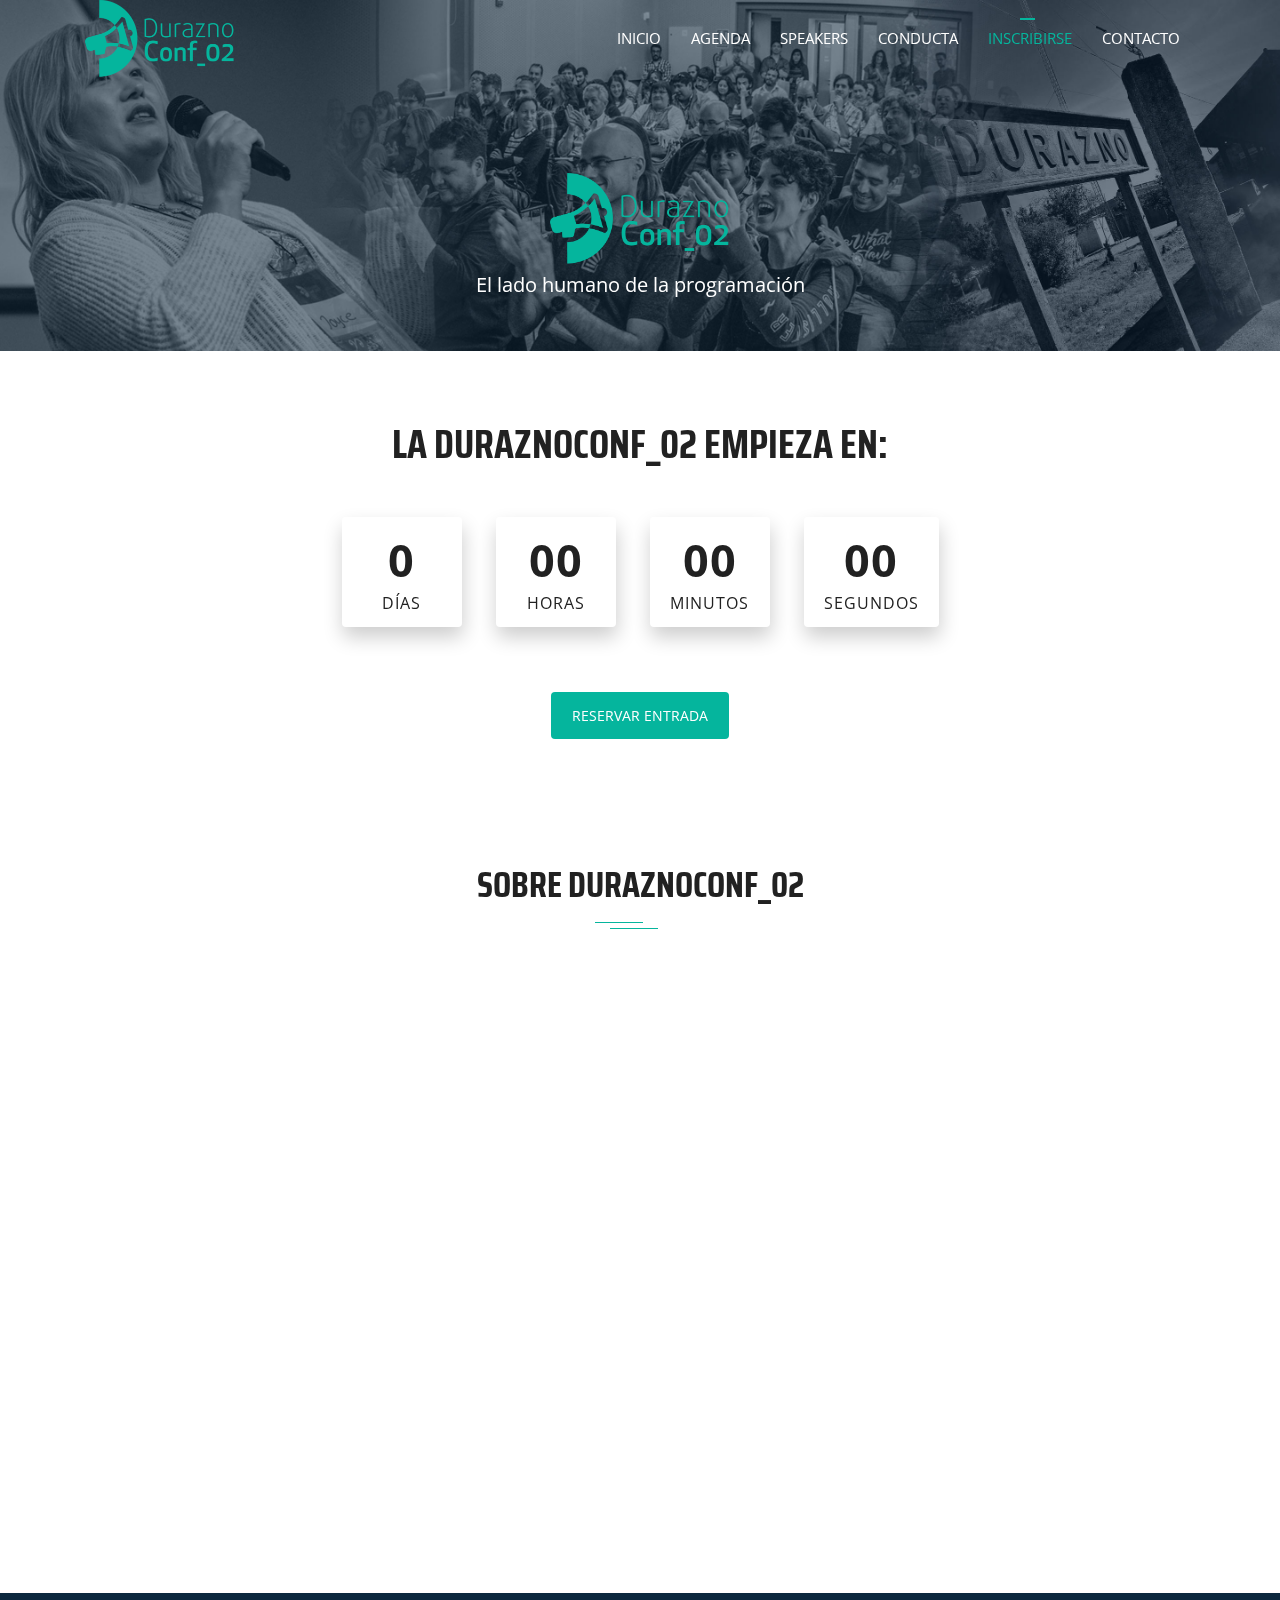
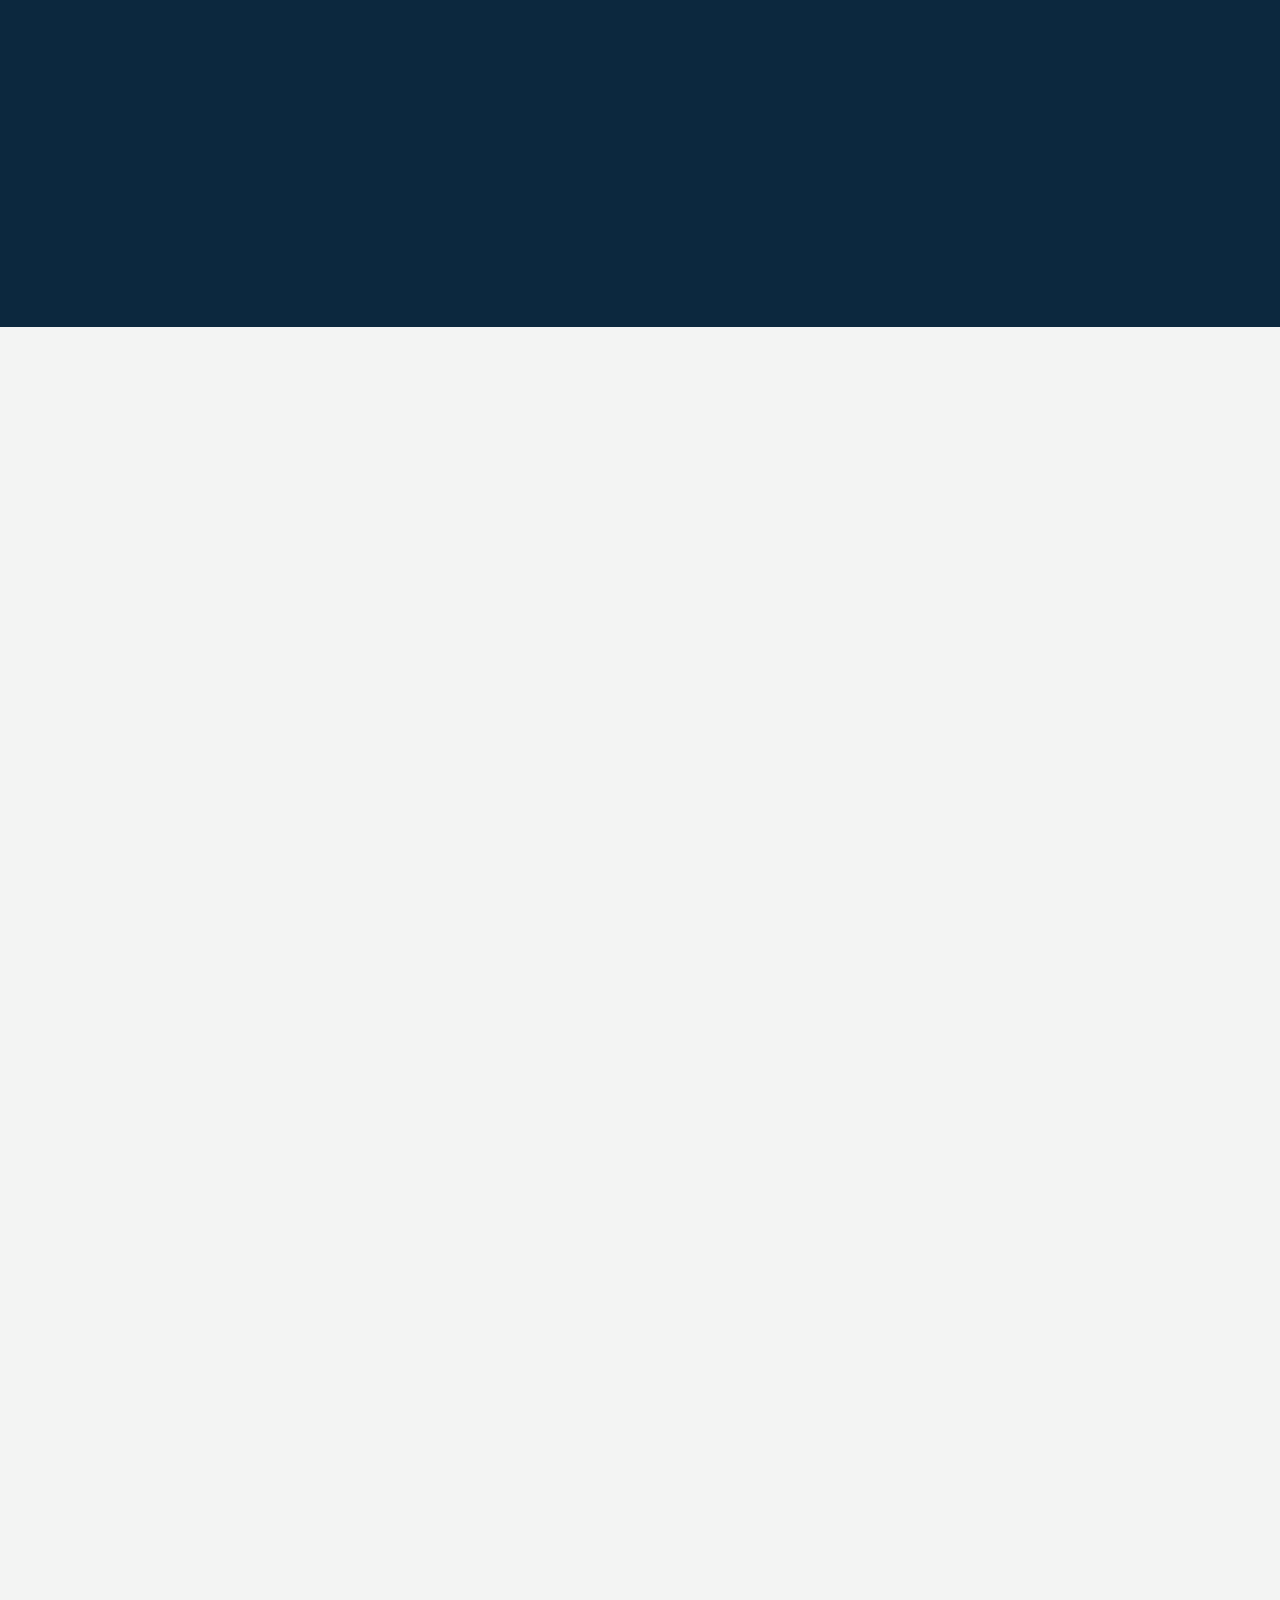
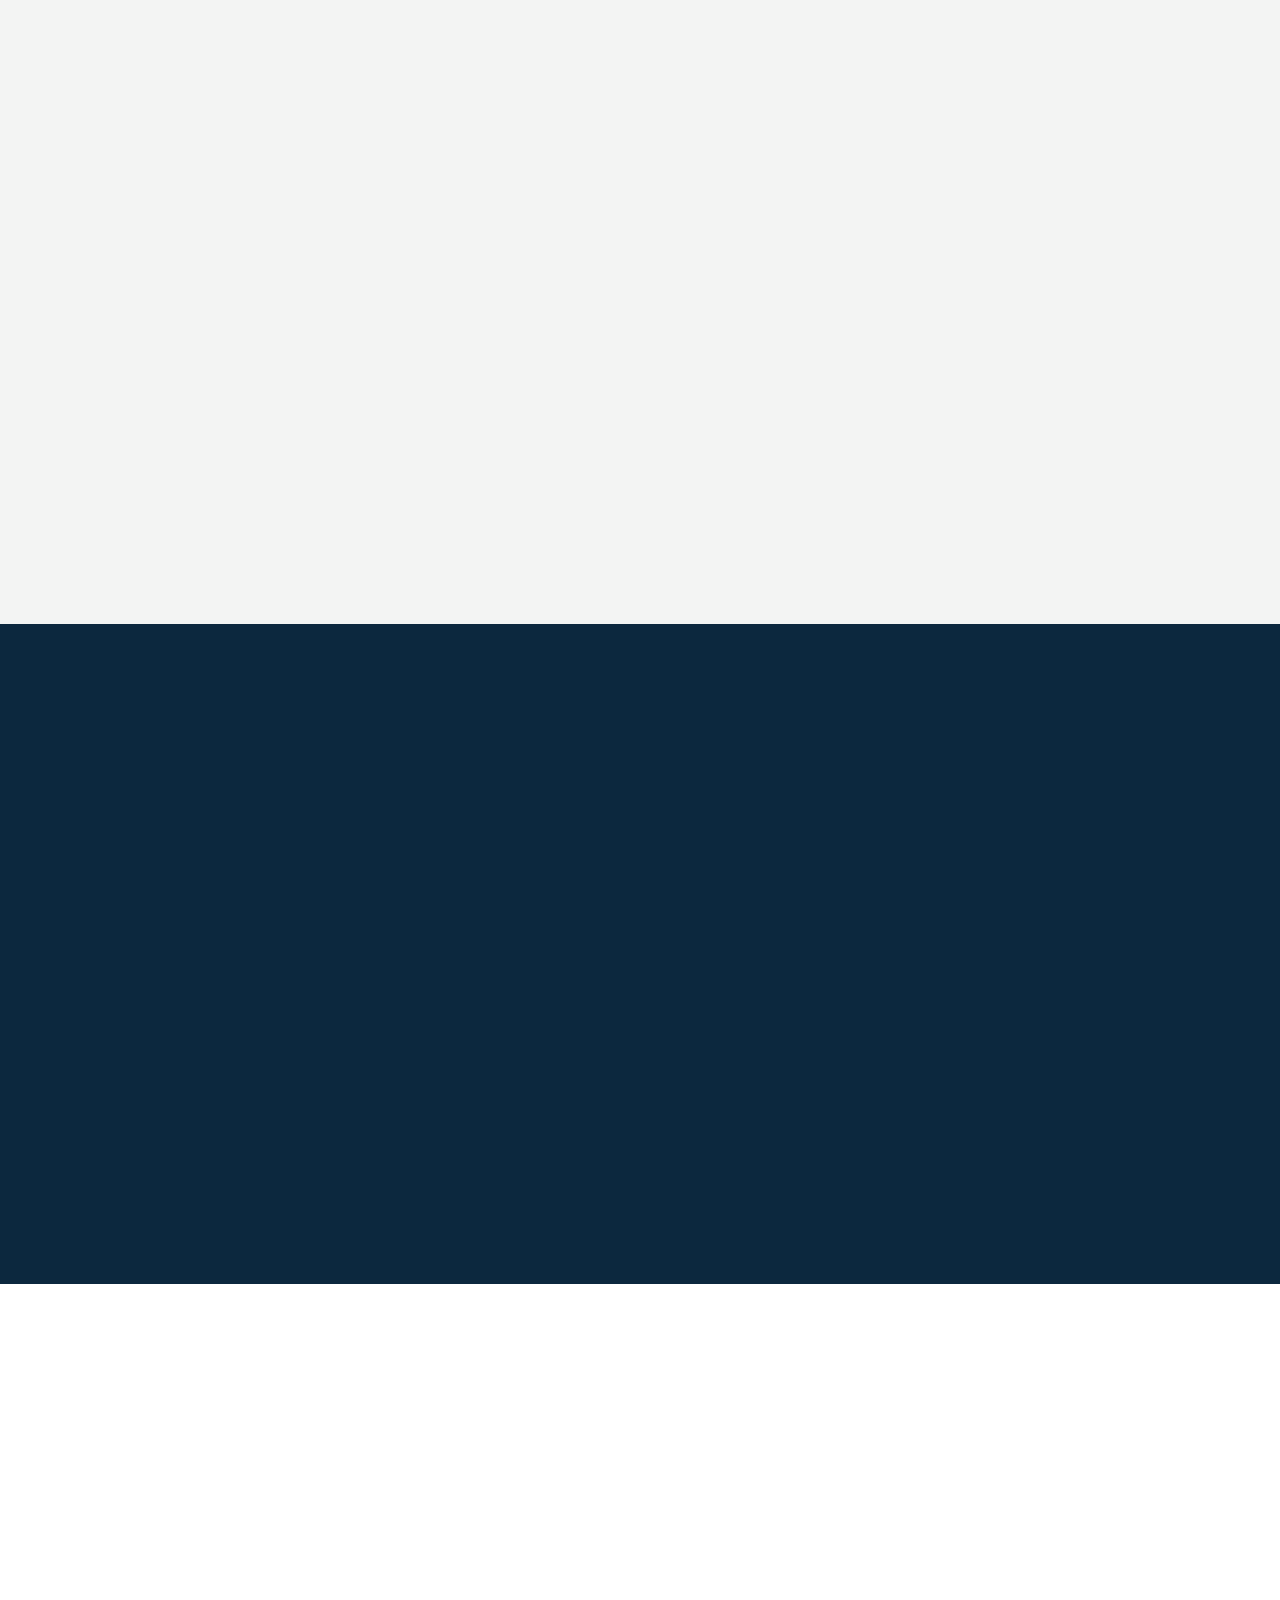
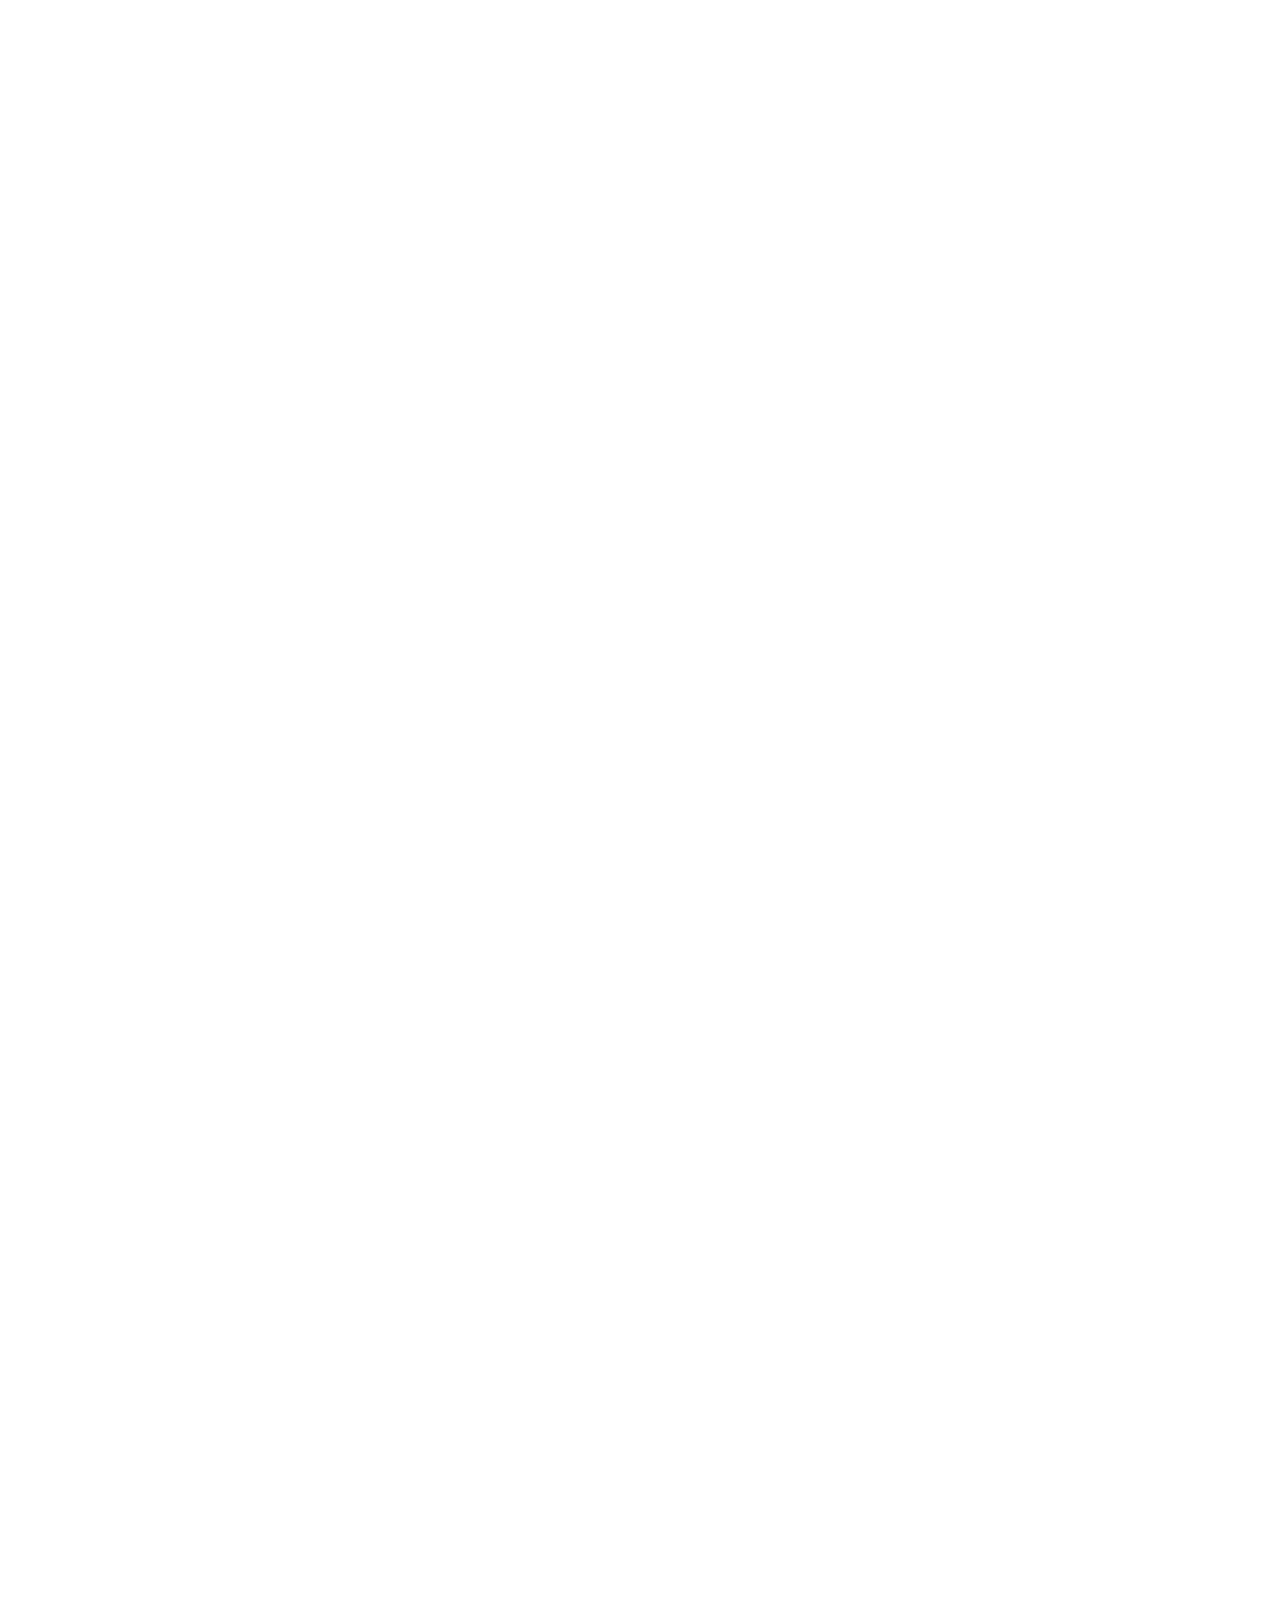
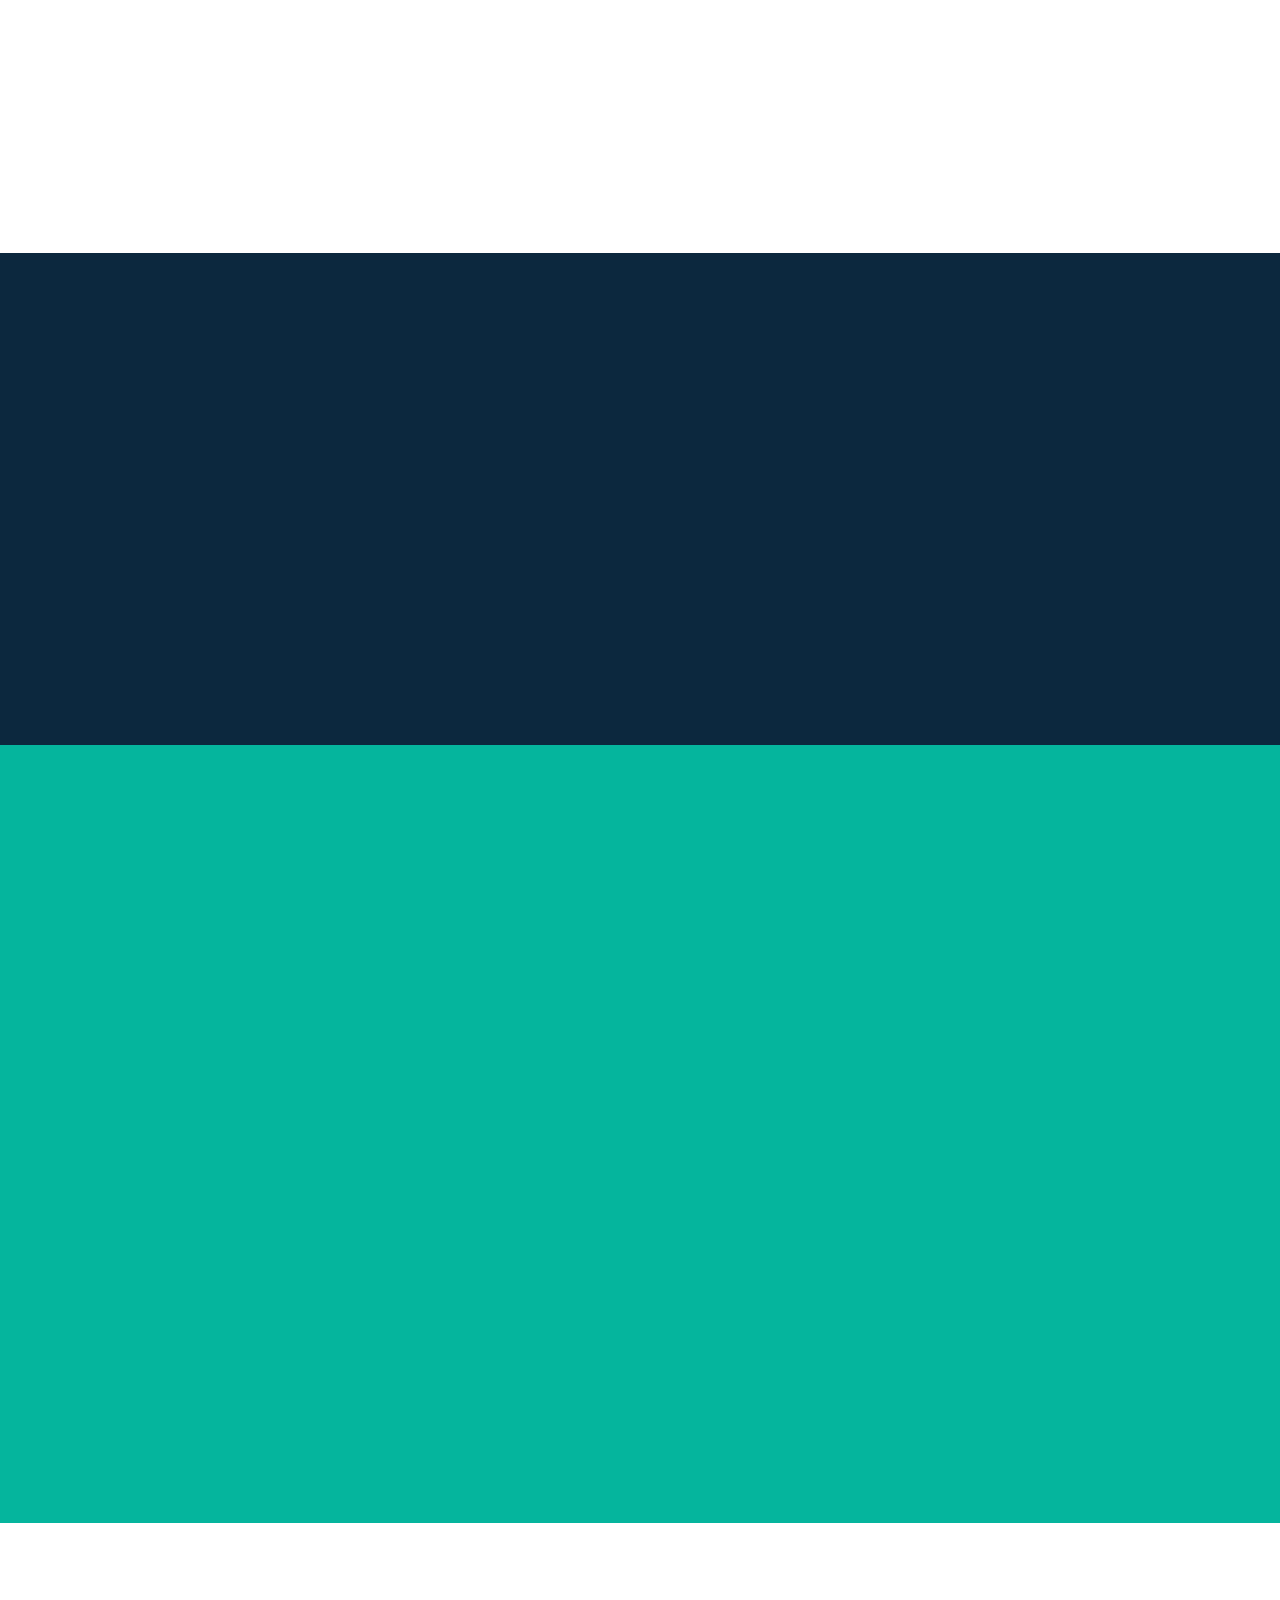
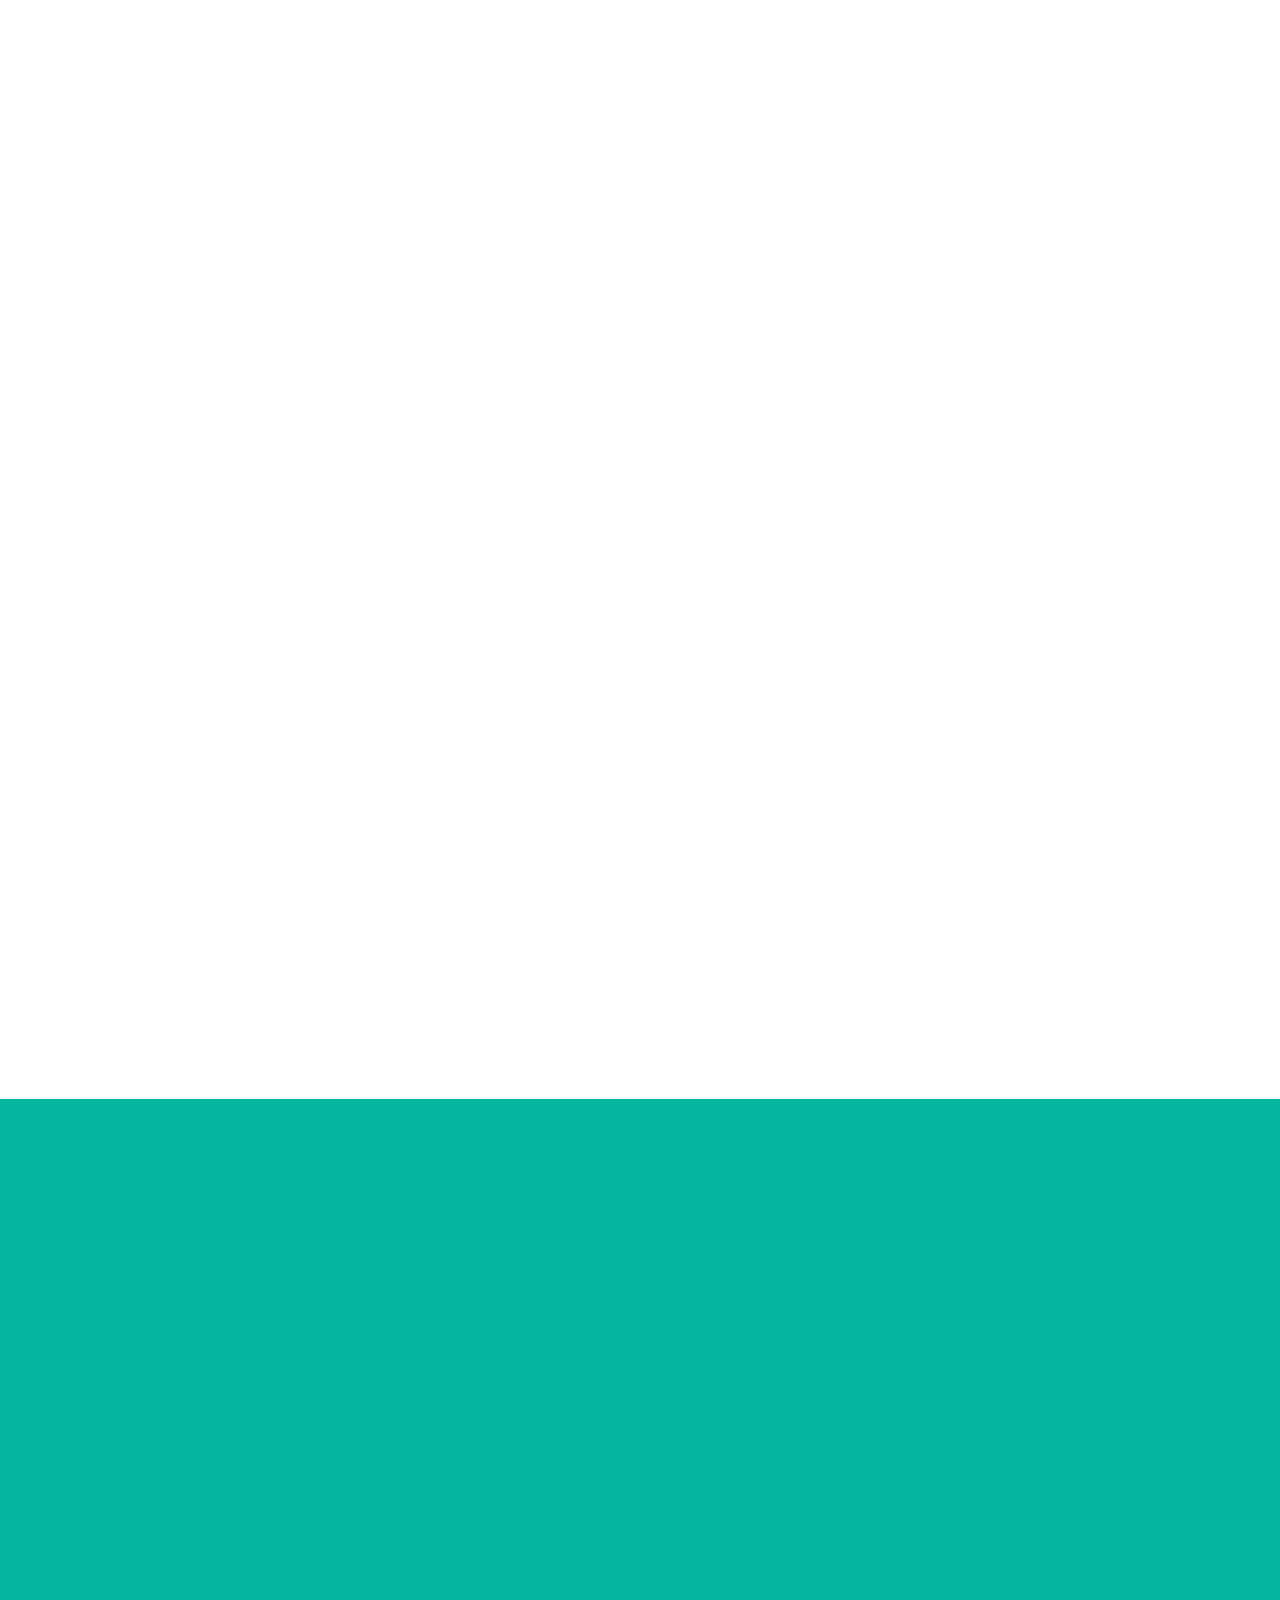
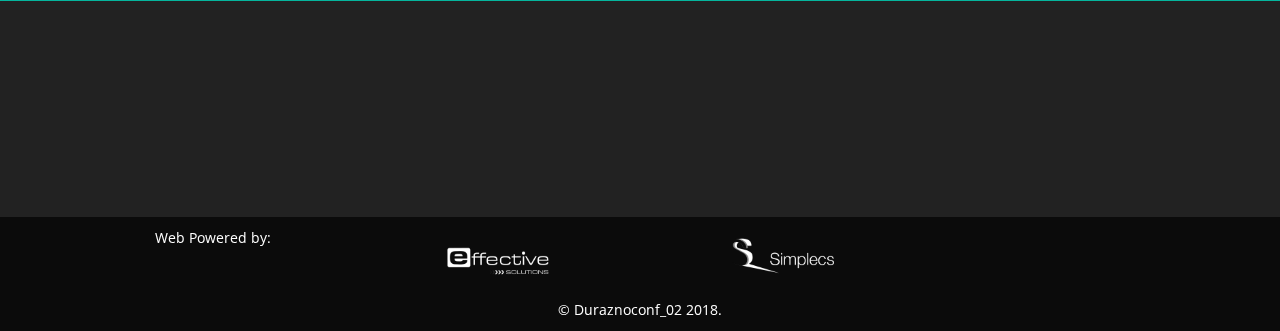
<file: 2018/index.html>
<!DOCTYPE html>
<html lang="en">
  <head>
    <!-- Required meta tags -->
    <meta charset="utf-8">
    <meta name="viewport" content="width=device-width, initial-scale=1, shrink-to-fit=no">

    <title>DuraznoConf_02</title>
    <link rel="shortcut icon" type="image/png" href="assets/img/favicon.png"/>
    <!-- Bootstrap CSS -->
    <link rel="stylesheet" type="text/css" href="assets/css/bootstrap.min.css" >
    <!-- Icon -->
    <link rel="stylesheet" type="text/css" href="assets/fonts/line-icons.css">
    <!-- Slicknav -->
    <link rel="stylesheet" type="text/css" href="assets/css/slicknav.css">
    <!-- Nivo Lightbox -->
    <link rel="stylesheet" type="text/css" href="assets/css/nivo-lightbox.css" >
    <!-- Animate -->
    <link rel="stylesheet" type="text/css" href="assets/css/animate.css">
    <!-- Main Style -->
    <link rel="stylesheet" type="text/css" href="assets/css/main.css">
    <!-- Responsive Style -->
    <link rel="stylesheet" type="text/css" href="assets/css/responsive.css">

    <link href='https://fonts.googleapis.com/css?family=Saira+Condensed:400,700' rel='stylesheet' type='text/css'>
    <link href='https://fonts.googleapis.com/css?family=Open+Sans:400,300' rel='stylesheet' type='text/css'>
  </head>
  <body>

    <!-- Header Area wrapper Starts -->
    <header id="header-wrap">
      <!-- Navbar Start -->
      <nav class="navbar navbar-expand-lg fixed-top scrolling-navbar">
        <div class="container">
          <!-- Brand and toggle get grouped for better mobile display -->
          <div class="navbar-header">
            <button class="navbar-toggler" type="button" data-toggle="collapse" data-target="#main-navbar" aria-controls="main-navbar" aria-expanded="false" aria-label="Toggle navigation">
              <span class="navbar-toggler-icon"></span>
              <span class="icon-menu"></span>
              <span class="icon-menu"></span>
              <span class="icon-menu"></span>
            </button>
            <a href="index.html" class="navbar-brand"><img src="assets/img/logo.png" alt=""></a>
          </div>
          <div class="collapse navbar-collapse" id="main-navbar">
            <ul class="navbar-nav mr-auto w-100 justify-content-end">
              <li class="nav-item">
                <a class="nav-link" href="#header-wrap">
                  Inicio
                </a>
              </li>
              <li class="nav-item">
                <a class="nav-link" href="#agenda">
                  Agenda
                </a>
              </li>
              <li class="nav-item">
                <a class="nav-link" href="#speakers">
                  Speakers
                </a>
              </li>
              <li class="nav-item">
                <a class="nav-link" href="#conducta">
                  Conducta
                </a>
              </li>
              <li class="nav-item active">
                <a class="nav-link" href="#entradas">
                  Inscribirse
                </a>
              </li>
              <li class="nav-item">
                <a class="nav-link" href="#contacto">
                  Contacto
                </a>
              </li>
            </ul>
          </div>
        </div>

        <!-- Mobile Menu Start -->
        <ul class="mobile-menu">
          <li>
            <a class="page-scrool" href="#header-wrap">Inicio</a>
          </li>
          <li>
            <a class="page-scrool" href="#agenda">Agenda</a>
          </li>
          <li>
             <a class="page-scroll" href="#speakers">Speakers</a>
          </li>
          <li>
            <a class="page-scroll" href="#conducta">Conducta</a>
          </li>
          <li>
            <a class="page-scroll" href="#entradas">Inscribirse</a>
          </li>
          <li>
            <a class="page-scroll" href="#contacto">Contacto</a>
          </li>
        </ul>
        <!-- Mobile Menu End -->

      </nav>
      <!-- Navbar End -->

      <!-- Main Carousel Section Start -->
      <div id="main-slide" class="carousel slide" data-ride="carousel">
        <div class="carousel-inner">
          <div class="carousel-item active">
            <img class="d-block w-100" src="assets/img/slider/slide3.jpg" alt="First slide">
            <div class="carousel-caption d-md-block">
              <h1 class="wow fadeInDown heading" data-wow-delay=".4s"><img style="width:20%;" src="assets/img/logo.png"></h1>
              <p class="fadeInUp wow" data-wow-delay=".6s">El lado humano de la programación</p>
          <!--    <a href="#" class="fadeInLeft wow btn btn-common btn-lg" data-wow-delay=".6s">Entradas</a>
              <a href="#" class="fadeInRight wow btn btn-border btn-lg" data-wow-delay=".6s">Ver más</a>
-->
            </div>
          </div>
        </div>

      </div>
      <!-- Main Carousel Section End -->

    </header>
    <!-- Header Area wrapper End -->

    <!-- Coundown Section Start -->
    <section class="countdown-timer section-padding">
      <div class="container">
        <div class="row text-center">
          <div class="col-md-12 col-sm-12 col-xs-12">
            <div class="heading-count">
              <h2 class="wow fadeInDown" data-wow-delay="0.2s">La DuraznoConf_02 empieza en:</h2>
            </div>
          </div>
          <div class="col-md-12 col-sm-12 col-xs-12">
            <div class="row time-countdown justify-content-center wow fadeInUp" data-wow-delay="0.2s">
              <div id="clock" class="time-count"></div>
            </div>
            <a href="#entradas" class="btn btn-common wow fadeInUp" data-wow-delay="0.3s">Reservar Entrada</a>
          </div>
        </div>
      </div>
    </section>
    <!-- Coundown Section End -->

    <section id="cdc" class="section-padding">
      <div class="container">
        <div class="row">
          <div class="col-12">
            <div class="section-title-header text-center">
              <h1 class="section-title wow fadeInUp" data-wow-delay="0.2s">Sobre DuraznoConf_02</h1>
              <p class="wow fadeInDown" data-wow-delay="0.2s">El lado humano de la programación</p>
            </div>
          </div>
          <div class="col-md-6 col-lg-6 col-xs-12 wow fadeInRight" data-wow-delay="0.3s">
            <div class="video">
              <img class="img-fluid" src="assets/img/about/about1.jpg" alt="Acerca de DuraznoConf_02">
            </div>
          </div>
          <div class="col-md-6 col-lg-6 col-xs-12 wow fadeInLeft" data-wow-delay="0.3s">
            <p class="intro-desc">DuraznoConf se llevará a cabo el próximo 4 y 5 de octubre de 2018 en el Instituto Tecnológico Regional Centro-Sur (ITR CS), sede de  la Universidad Tecnológica (UTEC) en Durazno, Uruguay.</p>
            <br>
            <p>Esta conferencia es una iniciativa llevada adelante por UTEC y la Intendencia de Durazno.</p>
            <br>
            <p>El objetivo es acercar ponentes de alto nivel al interior del país para que cuenten sus experiencias en el mundo de la tecnología, y así crecer juntos.</p>
            <br>
            <p>Serán dos días colmados de charlas en manos de expertos de Estados Unidos, Japón, Finlandia, México, Colombia, Chile, Argentina y Uruguay. Se tratarán temas que van desde la seguridad informática, a la detección de fake-news, pasando por música hecha con computadoras, data-science, periodismo digital y start ups, entre otros. Esto hará de la DuraznoConf un evento imperdible.</p>
            <br>
            <p>Como valor agregado el viernes 5 de octubre se realizarán talleres de Serverless con Amazon Web Services (AWS), Kubernetes, Música con Computadoras, y Emprendedurismo 101.</p>
            <br>
            <p>¡Te esperamos!</p>
          </div>
        </div>
      </div>
    </section>
    <!-- Services Section End -->

    <!-- Counter Area Start-->
    <section class="counter-section section-padding">
      <div class="container">
        <div class="row">
          <!-- Counter Item -->
          <div class="col-md-6 col-lg-3 col-xs-12 work-counter-widget text-center">
            <div class="counter wow fadeInRight" data-wow-delay="0.3s">
              <div class="icon"><i class="lni-map"></i></div>
              <p><a class="white-text" href="https://goo.gl/maps/2n7sEjdDsfR2">Francisco Maciel esq. Luis Morquio</a></p>
              <span>Durazno, Uruguay</span>
            </div>
          </div>
          <!-- Counter Item -->
          <div class="col-md-6 col-lg-3 col-xs-12 work-counter-widget text-center">
            <div class="counter wow fadeInRight" data-wow-delay="0.6s">
              <div class="icon"><i class="lni-timer"></i></div>
              <p>4 y 5 de Octubre, 2018</p>
              <span>09:00 AM – 05:00 PM</span>
            </div>
          </div>
          <!-- Counter Item -->
          <div class="col-md-6 col-lg-3 col-xs-12 work-counter-widget text-center">
            <div class="counter wow fadeInRight" data-wow-delay="0.9s">
              <div class="icon"><i class="lni-users"></i></div>
              <p>Cupos limitados</p>
              <span>¡Quedan muy pocos lugares!</span>
            </div>
          </div>
          <!-- Counter Item -->
          <div class="col-md-6 col-lg-3 col-xs-12 work-counter-widget text-center">
            <div class="counter wow fadeInRight" data-wow-delay="1.2s">
              <div class="icon"><i class="lni-coffee-cup"></i></div>
              <p>Coffee breaks</p>
              <span>Ideales para networking</span>
            </div>
          </div>
        </div>
      </div>
    </section>
    <!-- Counter Area End-->

    <!-- Schedule Section Start -->
    <section id="agenda" class="schedule section-padding">
      <div class="container">
        <div class="row">
          <div class="col-12">
            <div class="section-title-header text-center">
              <h1 class="section-title wow fadeInUp" data-wow-delay="0.2s">Agenda</h1>
              <p class="wow fadeInDown" data-wow-delay="0.2s">Todas las actividades<br>que pensamos para compartir</p>
            </div>
          </div>
        </div>
        <div class="schedule-area row wow fadeInDown" data-wow-delay="0.3s">
          <div class="schedule-tab-title col-md-3 col-lg-3 col-xs-12">
            <div class="table-responsive">
              <ul class="nav nav-tabs" id="myTab" role="tablist">
                <li class="nav-item">
                  <a class="nav-link active" id="monday-tab" data-toggle="tab" href="#monday" role="tab" aria-controls="monday" aria-expanded="true">
                    <div class="item-text">
                      <h4>Jueves</h4>
                      <h5>4 de Octubre</h5>
                    </div>
                  </a>
                </li>
                <li class="nav-item">
                  <a class="nav-link" id="tuesday-tab" data-toggle="tab" href="#tuesday" role="tab" aria-controls="tuesday">
                    <div class="item-text">
                      <h4>Viernes</h4>
                      <h5>5 de Octubre</h5>
                    </div>
                  </a>
                </li>
              </ul>
            </div>
          </div>
          <div class="schedule-tab-content col-md-9 col-lg-9 col-xs-12 clearfix">
            <div class="tab-content" id="myTabContent">
              <div class="tab-pane fade show active" id="monday" role="tabpanel" aria-labelledby="monday-tab">
                <div id="accordion">

                  <div class="card">
                    <div id="headingMil">
                      <div class="collapsed card-header" data-toggle="collapse" data-target="#collapseMil" aria-expanded="false" aria-controls="collapseMil">
                        <div class="images-box">
                          <img class="img-fluid" src="assets/img/logo.png" alt="">
                        </div>
                        <span class="time">10:00 - 10:30</span>
                        <h4>APERTURA</h4>
                        <h5 class="name"></h5>
                      </div>
                    </div>
                    <div id="collapseMil" class="collapse" aria-labelledby="headingMil" data-parent="#accordion">
                      <div class="card-body">
                        <p></p>
                        <div class="location">
                        </div>
                      </div>
                    </div>
                  </div>



                  <div class="card">
                    <div id="headingThree">
                      <div class="collapsed card-header" data-toggle="collapse" data-target="#collapseThree" aria-expanded="false" aria-controls="collapseThree">
                        <div class="images-box">
                          <img class="img-fluid" src="assets/img/speaker/Maria-Urquhart.jpg" alt="">
                        </div>
                        <span class="time">10:35 - 11:00</span>
                        <h4>Cinco décadas de la Computación en la Universidad de la República</h4>
                        <h5 class="name">María Urquhart</h5>
                      </div>
                    </div>
                    <div id="collapseThree" class="collapse" aria-labelledby="headingThree" data-parent="#accordion">
                      <div class="card-body">
                        <p>Presentaré un repaso sobre los inicios, avances y retrocesos del desarrollo de la Computación en la Universidad de la República, contextualizando sus inicios en el siglo pasado, basándome en documentación estudiada y entrevistas realizadas, sin olvidar algunas vivencias personales.</p>
                        <div class="location">
                        </div>
                      </div>
                    </div>
                  </div>

                  <div class="card">
                    <div id="headingSeven">
                      <div class="collapsed card-header" data-toggle="collapse" data-target="#collapseSeven" aria-expanded="false" aria-controls="collapseSix">
                        <div class="images-box">
                          <img class="img-fluid" src="assets/img/speaker/fernando.jpg" alt="">
                        </div>
                        <span class="time">11:10 - 11:35</span>
                        <h4>Intervenciones transmedia en los museos contemporáneos</h4>
                        <h5 class="name">Fernando Irigaray</h5>
                      </div>
                    </div>
                    <div id="collapseSeven" class="collapse" aria-labelledby="headingSeven" data-parent="#accordion">
                      <div class="card-body">
                        <p>Las narrativas transmedia de base espacial conjugan plataformas de lenguajes con las físicas, ofreciendo una mixtura de actividades, tanto al exterior como al interior de la red, utilizando el espacio urbano como escenario del relato y vinculando las historias con los espacios y con el momento temporal específico en el que se experimentan. Desde esta perspectiva la intervención transmedia en un museo se la piensa a que su sede física, virtual y virtual en movilidad como un todo convergente.
                        </p>
                        <div class="location">

                        </div>
                      </div>
                    </div>
                  </div>


                  <div class="card">
                    <div id="headingMiluno">
                      <div class="collapsed card-header" data-toggle="collapse" data-target="#collapseMiluno" aria-expanded="false" aria-controls="collapseMiluno">
                        <div class="images-box">
                          <img class="img-fluid" src="assets/img/logo.png" alt="">
                        </div>
                        <span class="time">11:35 - 12:00</span>
                        <h4>BREAK</h4>
                        <h5 class="name"></h5>
                      </div>
                    </div>
                    <div id="collapseMiluno" class="collapse" aria-labelledby="headingMiluno" data-parent="#accordion">
                      <div class="card-body">
                        <p></p>
                        <div class="location">
                        </div>
                      </div>
                    </div>
                  </div>

                  <div class="card">
                    <div id="headingTwo">
                      <div class="collapsed card-header" data-toggle="collapse" data-target="#collapseTwo" aria-expanded="false" aria-controls="collapseTwo">
                        <div class="images-box">
                          <img class="img-fluid" src="assets/img/speaker/bob.jpg" alt="">
                        </div>
                        <span class="time">12:00 - 12:25</span>
                        <h4>An Entrepreneur's Experience Report</h4>
                        <h5 class="name">Bob Ippolito</h5>
                      </div>
                    </div>
                    <div id="collapseTwo" class="collapse" aria-labelledby="headingTwo" data-parent="#accordion">
                      <div class="card-body">
                        <p>Some behind the scenes stories about Mochi Media, and other lessons I've learned while starting and selling companies, participating in open source, and teaching programming.</p>
                        <div class="location">

                        </div>
                      </div>
                    </div>
                  </div>


                  <div class="card">
                    <div id="headingNine">
                      <div class="collapsed card-header" data-toggle="collapse" data-target="#collapseNine" aria-expanded="false" aria-controls="collapseSix">
                        <div class="images-box">
                          <img class="img-fluid" src="assets/img/speaker/veronica-lopez.jpg" alt="Verónica Lopez">
                        </div>
                        <span class="time">12:35 - 13:00</span>
                        <h4>Rompiendo Sistemas (para que no vuelvan a romperse).</h4>
                        <h5 class="name">Verónica Lopez</h5>
                      </div>
                    </div>
                    <div id="collapseNine" class="collapse" aria-labelledby="headingNine" data-parent="#accordion">
                      <div class="card-body">
                        <p>Compartiré historias sobre mi experiencia construyendo la Infraestructura de grandes sistemas distribuidos que no pueden darse el lujo de fallar (al menos no públicamente) y cómo, gracias a este trabajo, he tenido la oportunidad de compartir tiempo e ideas con agentes de cambio en Latinoamérica, a través de la tecnología.
                                                </p>
                        <div class="location">

                        </div>
                      </div>
                    </div>
                  </div>


                  <div class="card">
                    <div id="headingMildos">
                      <div class="collapsed card-header" data-toggle="collapse" data-target="#collapseMildos" aria-expanded="false" aria-controls="collapseMildos">
                        <div class="images-box">
                          <img class="img-fluid" src="assets/img/logo.png" alt="">
                        </div>
                        <span class="time">13:00 - 14:30</span>
                        <h4>ALMUERZO</h4>
                        <h5 class="name"></h5>
                      </div>
                    </div>
                    <div id="collapseMildos" class="collapse" aria-labelledby="headingMildos" data-parent="#accordion">
                      <div class="card-body">
                        <p></p>
                        <div class="location">
                        </div>
                      </div>
                    </div>
                  </div>


                  <div class="card">
                    <div id="headingTen">
                      <div class="collapsed card-header" data-toggle="collapse" data-target="#collapseTen" aria-expanded="false" aria-controls="collapseSix">
                        <div class="images-box">
                          <img class="img-fluid" src="assets/img/speaker/Pablo-Horacio.jpg" alt="Pablo Horacio Paladino">
                        </div>
                        <span class="time">14:30 - 14:55</span>
                        <h4>Tengo mucha data ¿y ahora?</h4>
                        <h5 class="name">Pablo Horacio Paladino</h5>
                      </div>
                    </div>
                    <div id="collapseTen" class="collapse" aria-labelledby="headingTen" data-parent="#accordion">
                      <div class="card-body">
                        <p>Historia, buenas prácticas, errores, debates, tabúes y equipos necesarios para visualizar gran cantidad de información.
                        </p>
                        <div class="location">

                        </div>
                      </div>
                    </div>
                  </div>


                  <div class="card">
                    <div id="headingSix">
                      <div class="collapsed card-header" data-toggle="collapse" data-target="#collapseSix" aria-expanded="false" aria-controls="collapseSix">
                        <div class="images-box">
                          <img class="img-fluid" src="assets/img/speaker/mariko-kosaka.jpg" alt="">
                        </div>
                        <span class="time">15:05 - 15:30</span>
                        <h4> Evolution of Emoji 🖼🔤✨</h4>
                        <h5 class="name">Mariko Kosaka</h5>
                      </div>
                    </div>
                    <div id="collapseSix" class="collapse" aria-labelledby="headingSix" data-parent="#accordion">
                      <div class="card-body">
                        <p>From iconsℹ️ for Japanese mobile web in 1999 to reacting with 👍 and 🎉 to friends on chat in 2018, Emoji has become essential part of our daily communication. Emoji is fun and ambiguous, but where does it comes from and how did it become universally used language? Let's look history of Emoji!
                        </p>
                        <div class="location">

                        </div>
                      </div>
                    </div>
                  </div>



                  <div class="card">
                    <div id="headingOne">
                      <div class="collapsed card-header" data-toggle="collapse" data-target="#collapseOne" aria-expanded="false" aria-controls="collapseOne">
                        <div class="images-box">
                          <img class="img-fluid" src="assets/img/speaker/ana_laura.jpg" alt="">
                        </div>
                        <span class="time">15:40 - 16:05</span>
                        <h4>Fake o no fake</h4>
                        <h5 class="name">Ana Laura Perez</h5>
                      </div>
                    </div>
                    <div id="collapseOne" class="collapse" aria-labelledby="headingOne" data-parent="#accordion">
                      <div class="card-body">
                        <p>El cambio en el ecosistema informativo ha traído innumerables ventajas a la hora de informarse pero también tiene su lado oscuro. Las redes sociales y aún peor Whatsapp se han convertido en una máquina de viralizar informaciones falsas. ¿Cuánto daño nos hace esto? ¿Cómo lo detenemos? ¿Estamos a tiempo?</p>
                        <div class="location">

                        </div>
                      </div>
                    </div>
                  </div>


                  <div class="card">
                    <div id="headingMiltres">
                      <div class="collapsed card-header" data-toggle="collapse" data-target="#collapseMiltres" aria-expanded="false" aria-controls="collapseMiltres">
                        <div class="images-box">
                          <img class="img-fluid" src="assets/img/logo.png" alt="">
                        </div>
                        <span class="time">16:05 - 16:20</span>
                        <h4>BREAK</h4>
                        <h5 class="name"></h5>
                      </div>
                    </div>
                    <div id="collapseMiltres" class="collapse" aria-labelledby="headingMiltres" data-parent="#accordion">
                      <div class="card-body">
                        <p></p>
                        <div class="location">
                        </div>
                      </div>
                    </div>
                  </div>

                  <div class="card">
                    <div id="headingFour">
                      <div class="collapsed card-header" data-toggle="collapse" data-target="#collapseFour" aria-expanded="false" aria-controls="collapseThree">
                        <div class="images-box">
                          <img class="img-fluid" src="assets/img/speaker/martin-sarsale.jpg" alt="">
                        </div>
                        <span class="time">16:20 - 16:45</span>
                        <h4>Si te gusta Durazno bancate la pelusa: historias con datos</h4>
                        <h5 class="name">Martín Sarsale</h5>
                      </div>
                    </div>
                    <div id="collapseFour" class="collapse" aria-labelledby="headingFour" data-parent="#accordion">
                      <div class="card-body">
                        <p>Minamos datos para buscar historias de las ciudades y el mercado inmobiliario;
                          <br>
                          Estas historias las convertimos en artículos, reportes, mapas interactivos y juegos; que distribuimos en las redes y medios masivos de comunicación para hacer conocida nuestra marca.</p>
                        <div class="location">
                        </div>
                      </div>
                    </div>
                  </div>


                  <div class="card">
                    <div id="headingOcho">
                      <div class="collapsed card-header" data-toggle="collapse" data-target="#collapseOcho" aria-expanded="false" aria-controls="collapseSix">
                        <div class="images-box">
                          <img class="img-fluid" src="assets/img/speaker/kelly.jpg" alt="">
                        </div>
                        <span class="time">16:55 - 17:20</span>
                        <h4>Paint by Numbers: Measuring Resilience in Security</h4>
                        <h5 class="name">Kelly Shortridge</h5>
                      </div>
                    </div>
                    <div id="collapseOcho" class="collapse" aria-labelledby="headingOcho" data-parent="#accordion">
                      <div class="card-body">
                        <p>What are the practices and metrics that security teams should consider when attempting to adopt the philosophy of resilience into their strategies? How can security teams start tracking the maintainability of their security programs to ensure enduring viability?
                          <br>
                          I’ll explore how areas outside of security – such as DevOps, financial systems, and natural systems – test for and measure resilience to begin thinking about how security can do so as well. I’ll then discuss what technologies or methodologies security teams can adopt to improve their organization’s resilience. My goal will be to paint a picture of how a mature resilience-led security program might look.
                        </p>
                        <div class="location">

                        </div>
                      </div>
                    </div>
                  </div>


                  <div class="card">
                    <div id="headingFive">
                      <div class="collapsed card-header" data-toggle="collapse" data-target="#collapseFive" aria-expanded="false" aria-controls="collapseThree">
                        <div class="images-box">
                          <img class="img-fluid" src="assets/img/speaker/maggie.jpg" alt="">
                        </div>
                        <span class="time">17:30 - 17:55</span>
                        <h4>El camino del emprendimiento</h4>
                        <h5 class="name">Magdalena Rodriguez</h5>
                      </div>
                    </div>
                    <div id="collapseFive" class="collapse" aria-labelledby="headingFive" data-parent="#accordion">
                      <div class="card-body">
                        <p>En esta charla Magdalena nos contará sobre cómo es ser emprendedor en Uruguay en empresas de Tecnología, cuáles son los desafíos y cómo superar los obstáculos y las frustraciones </p>
                        <div class="location">
                        </div>
                      </div>
                    </div>
                  </div>



                  <div class="card">
                    <div id="headingMilcuatro">
                      <div class="collapsed card-header" data-toggle="collapse" data-target="#collapseMilcuatro" aria-expanded="false" aria-controls="collapseMilcuatro">
                        <div class="images-box">
                          <img class="img-fluid" src="assets/img/logo.png" alt="">
                        </div>
                        <span class="time">18:00 - 19:30</span>
                        <h4>CIERRE PRIMER JORNADA</h4>
                        <h5 class="name"></h5>
                      </div>
                    </div>
                    <div id="collapseMilcuatro" class="collapse" aria-labelledby="headingMilcuatro" data-parent="#accordion">
                      <div class="card-body">
                        <p></p>
                        <div class="location">
                        </div>
                      </div>
                    </div>
                  </div>

<!-- CIERRE PRIMER JORNADA -->


                </div>
              </div>
              <div class="tab-pane fade" id="tuesday" role="tabpanel" aria-labelledby="tuesday-tab">
                <div id="accordion2">
                  <div class="card">
                    <div id="headingOne1">
                      <div class="collapsed card-header" data-toggle="collapse" data-target="#collapseOne1" aria-expanded="false" aria-controls="collapseOne1">
                        <div class="images-box">
                          <img class="img-fluid" src="assets/img/speaker/marcia.jpg" alt="">
                        </div>
                        <span class="time">10:00 - 12:00</span>
                        <h4>Taller - Desarrollo de aplicaciones sin servidor con AWS</h4>
                        <h5 class="name">Marcia Villalba</h5>
                      </div>
                    </div>
                    <div id="collapseOne1" class="collapse" aria-labelledby="headingOne1" data-parent="#accordion2">
                      <div class="card-body">
                        <p>Taller en el cual vamos a aprender a desarrollar aplicaciones sin servidor usando la plataforma de la nube de AWS. El taller va a cubrir todos los conocimientos necesarios para desarrollar una aplicación en la nube usando tecnologías como AWS Lambda, API Gateway, DynamoDB, SQS y otros servicios más de AWS.
                        </p>
                        <ul>
                          <li>No es necesario saber nada sobre AWS o la nube para comenzar</li>
                          <li>Es necesario tener conocimientos de Javascript y de un uso básico de la terminal</li>
                          <li>Es necesario tener una tarjeta de crédito / debito con la cual se puedan crear la cuenta de AWS y también un teléfono que pueda recibir llamadas (todo lo que vamos a hacer en el curso no va a costar nada)</li>
                          <li>o si quieres ahorrar tiempo puedes crear tu cuenta de AWS antes de venir al taller</li>
                          <li>Vas a necesitar auriculares</li>
                        </ul>
                         <div class="location">

                        </div>
                      </div>
                    </div>
                  </div>

                  <div class="card">
                    <div id="headingThree3">
                      <div class="collapsed card-header" data-toggle="collapse" data-target="#collapseThree3" aria-expanded="false" aria-controls="collapseThree3">
                        <div class="images-box">
                          <img class="img-fluid" src="assets/img/speaker/Iris.jpg" alt="">
                        </div>
                        <span class="time">10:00 - 12:00</span>
                        <h4>Taller - Luthería digital: herramientas para manipular sonido programando.</h4>
                        <h5 class="name">Iris Saladino</h5>
                      </div>
                    </div>
                    <div id="collapseThree3" class="collapse" aria-labelledby="headingthree3" data-parent="#accordion2">
                      <div class="card-body">
                        <p>El taller permitirá a los concurrentes conocer el entorno gráfico de programación "Pure Data" a través de la creación de un sampler -instrumento para almacenar archivos de audio y secuenciarlos, generando patrones rítmicos- y la configuración del teclado de la computadora como controlador de sonidos con altura determinada -notas que integrarán melodías-.</p>
                        <p>Es necesario que traigan sus laptops y auriculares.</p>
                        <div class="location">
                        </div>
                      </div>
                    </div>
                  </div>

                  <div class="card">
                    <div id="headingTwo2">
                      <div class="collapsed card-header" data-toggle="collapse" data-target="#collapseTwo2" aria-expanded="false" aria-controls="collapseTwo2">
                        <div class="images-box">
                          <img class="img-fluid" src="assets/img/speaker/catherine.jpg" alt="">
                        </div>
                        <span class="time">10:00 - 12:00</span>
                        <h4>Taller - Introducción practica a Kubernetes</h4>
                        <h5 class="name">Catherin Cruz</h5>
                      </div>
                    </div>
                    <div id="collapseTwo2" class="collapse" aria-labelledby="headingTwo2" data-parent="#accordion2">
                      <div class="card-body">
                        <p>Comenzaremos el taller con un repaso rápido de los conceptos base para el universo DevOps (Microservicios, Contenedores, Docker, Cluster, etc), seguimos con la introducción a Kubernetes y toda la magia que esconden sus componentes, luego revisamos los comandos mas usados, y cerramos con un despliegue online, lo mejor es ver en producción nuestro cluster!</p>
                        <div class="location">
                        </div>
                      </div>
                    </div>
                  </div>

                  <div class="card">
                    <div id="headingFour4">
                      <div class="collapsed card-header" data-toggle="collapse" data-target="#collapseFour4" aria-expanded="false" aria-controls="collapseFour4">
                        <div class="images-box">
                          <img class="img-fluid" src="assets/img/speaker/aymara.jpg" alt="Aymará Samudio">
                        </div>
                        <span class="time">10:00 - 12:00</span>
                        <h4>Taller - Emprendiendo 101.</h4>
                        <h5 class="name">Aymará Samudio</h5>
                      </div>
                    </div>
                    <div id="collapseFour4" class="collapse" aria-labelledby="headingFour4" data-parent="#accordion2">
                      <div class="card-body">
                        <p>¿Tenés una idea, un proyecto o ya empezaste a producir pero te sentís un poco perdido en cuanto al negocio? Vamos a estructurar tu emprendimiento para que puedas lograr tus objetivos!!</p>
                        <p>Abierto a toda persona que tenga ganas de emprender.</p>
                        <div class="location">
                        </div>
                      </div>
                    </div>
                  </div>


                  <div class="card">
                    <div id="headingMilcinco">
                      <div class="collapsed card-header" data-toggle="collapse" data-target="#collapseMilcinco" aria-expanded="false" aria-controls="collapseMilcinco">
                        <div class="images-box">
                          <img class="img-fluid" src="assets/img/logo.png" alt="">
                        </div>
                        <span class="time">12:00 - 12:45</span>
                        <h4>BREAK</h4>
                        <h5 class="name"></h5>
                      </div>
                    </div>
                    <div id="collapseMilcinco" class="collapse" aria-labelledby="headingMilcinco" data-parent="#accordion">
                      <div class="card-body">
                        <p></p>
                        <div class="location">
                        </div>
                      </div>
                    </div>
                  </div>


                  <div class="card">
                    <div id="headingMilcinco">
                      <div class="collapsed card-header" data-toggle="collapse" data-target="#collapseMilcinco" aria-expanded="false" aria-controls="collapseMilcinco">
                        <div class="images-box">
                          <img class="img-fluid" src="assets/img/logo.png" alt="">
                        </div>
                        <span class="time">13:30 - 15:30</span>
                        <h4>CONTINÚAN LOS TALLERES</h4>
                        <h5 class="name"></h5>
                      </div>
                    </div>
                    <div id="collapseMilcinco" class="collapse" aria-labelledby="headingMilcinco" data-parent="#accordion">
                      <div class="card-body">
                        <p></p>
                        <div class="location">
                        </div>
                      </div>
                    </div>
                  </div>


                  <div class="card">
                    <div id="headingMilcinco">
                      <div class="collapsed card-header" data-toggle="collapse" data-target="#collapseMilcinco" aria-expanded="false" aria-controls="collapseMilcinco">
                        <div class="images-box">
                          <img class="img-fluid" src="assets/img/logo.png" alt="">
                        </div>
                        <span class="time">15:30 - 16:30</span>
                        <h4>ACTO DE CIERRE</h4>
                        <h5 class="name"></h5>
                      </div>
                    </div>
                    <div id="collapseMilcinco" class="collapse" aria-labelledby="headingMilcinco" data-parent="#accordion">
                      <div class="card-body">
                        <p></p>
                        <div class="location">
                        </div>
                      </div>
                    </div>
                  </div>

                </div>
              </div>


            </div>
          </div>
        </div>
      </div>
    </section>
    <!-- Schedule Section End -->


    <section id="cierre" class=" counter-section section-padding">
      <div class="container">
        <div class="row">
          <!-- <div class="col-12">
            <div class="section-title-header text-center">
              <h1 class="section-title wow fadeInUp" data-wow-delay="0.2s">Sobre DuraznoConf_02</h1>
              <p class="wow fadeInDown" data-wow-delay="0.2s">El lado humano de la programación</p>
            </div>
          </div> -->
          <div class="col-md-6 col-lg-6 col-xs-12 wow fadeInRight" data-wow-delay="0.3s">
            <div class="video">
              <img class="img-fluid" src="assets/img/buscaglia.jpg" alt="Evento de música">
            </div>
          </div>
          <div class="col-md-6 col-lg-6 col-xs-12 wow fadeInLeft" data-wow-delay="0.3s">
            <br>
            <br>
            <h5 class="intro-desc white-text">Tenemos el inmenso placer de invitarlos</h5>
            <br>
            <h5 class="intro-desc white-text"> al cierre de la jornada del 4 de octubre a las 19hs.</h5>
            <br>
            <h5 class="intro-desc white-text">Tendremos un imperdible show de Martín Buscaglia</h5>
            <br>
            <h5 class="intro-desc white-text">en formato hombre Orquesta</h5>
            <br>
            <h5 class="intro-desc white-text">para terminar a pura cumbia reggae con El Tantra.</h5>
            <br>
            <h5 class="intro-desc white-text">¡Corre la voz!</p>
          </div>
        </div>
      </div>
    </section>

    <!-- Speakers Section Start -->
    <section id="speakers" class="section-padding text-center">
      <div class="container">
        <div class="row">
          <div class="col-12">
            <div class="section-title-header text-center">
              <h1 class="section-title wow fadeInUp" data-wow-delay="0.2s">Nuestros Speakers</h1>
              <p class="wow fadeInDown" data-wow-delay="0.2s">Quiénes compartirán charlas y talleres</p>
            </div>
          </div>
        </div>
        <div class="row">
          <div class="col-sm-6 col-md-6 col-lg-4">
            <!-- Team Item Starts -->
            <div class="team-item wow fadeInUp" data-wow-delay="0.2s">
              <div class="team-img">
                <img class="img-fluid" src="assets/img/speaker/ana_laura.jpg" alt="Ana Laura Perez">
                <div class="team-overlay">
                  <div class="overlay-social-icon text-center">
                    <ul class="social-icons">
                      <li><a href="https://twitter.com/perezanalaura" target="_blank"><i class="lni-twitter-filled" aria-hidden="true"></i></a></li>
                    </ul>
                  </div>
                </div>
              </div>
              <div class="info-text">
                <h3><a href="#" data-toggle="modal" data-target="#alPerez">Ana Laura Perez</a></h3>
                <p>Nerd del periodismo, feminista y factchecker<br>
                Montevideo, Uruguay.</p>
              </div>
            </div>
            <!-- Team Item Ends -->
          </div>
          <div class="col-sm-6 col-md-6 col-lg-4">
            <!-- Team Item Starts -->
            <div class="team-item wow fadeInUp" data-wow-delay="0.4s">
              <div class="team-img">
                <img class="img-fluid" src="assets/img/speaker/catherine.jpg" alt="Catherine Cruz">
                <div class="team-overlay">
                  <div class="overlay-social-icon text-center">
                    <ul class="social-icons">
                      <li><a href="https://twitter.com/UserTwoGG" target="_blank"><i class="lni-twitter-filled" aria-hidden="true"></i></a></li>
                      <li><a href="https://github.com/twogg-git"><i class="lni-github" aria-hidden="true"></i></a></li>
                    </ul>
                  </div>
                </div>
              </div>
              <div class="info-text">
                <h3><a href="#" data-toggle="modal" data-target="#catCruz">Catherine Cruz</a></h3>
                <p>Jr. Backend Wizard!
                <br>Medellin, Colombia</p>
              </div>
            </div>
            <!-- Team Item Ends -->
          </div>

          <!--
          <div class="col-sm-6 col-md-6 col-lg-4">
            <!-- Team Item Starts
            <div class="team-item wow fadeInUp" data-wow-delay="0.6s">
              <div class="team-img">
                <img class="img-fluid" src="assets/img/speaker/valentin-muro.jpg" alt="Valentín Muro">
                <div class="team-overlay">
                  <div class="overlay-social-icon text-center">
                    <ul class="social-icons">
                      <li><a href="https://twitter.com/valenzine" target="_blank"><i class="lni-twitter-filled" aria-hidden="true"></i></a></li>
                      <li><a href="http://valentinmuro.com"><i class="lni-link" aria-hidden="true"></i></a></li>
                    </ul>
                  </div>
                </div>
              </div>
              <div class="info-text">
                <h3><a href="#" data-toggle="modal" data-target="#vMuro">Valentín Muro</a></h3>
                <p>Me dedico a entender cómo funcionan las cosas.<br>
                Buenos Aires, Argentina.</p>
              </div>
            </div>
            <!-- Team Item Ends -
          </div> -->

          <div class="col-sm-6 col-md-6 col-lg-4">
            <!-- Team Item Starts -->
            <div class="team-item wow fadeInUp" data-wow-delay="1.2s">
              <div class="team-img">
                <img class="img-fluid" src="assets/img/speaker/mariko-kosaka.jpg" alt="Mariko Kosaka">
                <div class="team-overlay">
                  <div class="overlay-social-icon text-center">
                    <ul class="social-icons">
                      <li><a href="https://twitter.com/kosamari"><i class="lni-twitter-filled" aria-hidden="true"></i></a></li>
                      <li><a href="https://kosamari.com"><i class="lni-link" aria-hidden="true"></i></a></li>
                      <li><a href="https://github.com/kosamari"><i class="lni-github" aria-hidden="true"></i></a></li>
                    </ul>
                  </div>
                </div>
              </div>
              <div class="info-text">
                <h3><a href="#" data-toggle="modal" data-target="#mariko">Mariko Kosaka</a></h3>
                <p>Web Developer Advocate for Chrome<br>
                New York, Estados Unidos</p>
              </div>
            </div>
            <!-- Team Item Ends -->
          </div>


          <div class="col-sm-6 col-md-6 col-lg-4">
            <!-- Team Item Starts -->
            <div class="team-item wow fadeInUp" data-wow-delay="0.8s">
              <div class="team-img">
                <img class="img-fluid" src="assets/img/speaker/kelly.jpg" alt="Kelly Shortridge">
                <div class="team-overlay">
                  <div class="overlay-social-icon text-center">
                    <ul class="social-icons">
                      <li><a href="http://swagitda.com" target="_blank"><i class="lni-link" aria-hidden="true"></i></a></li>
                      <li><a href="https://twitter.com/swagitda_" target="_blank"><i class="lni-twitter-filled" aria-hidden="true"></i></a></li>
                    </ul>
                  </div>
                </div>
              </div>
              <div class="info-text">
                <h3><a href="#" data-toggle="modal" data-target="#kellyShort">Kelly Shortridge</a></h3>
                <p>Product Manager at SecurityScorecard <br>
                New York, EEUU.</p>
              </div>
            </div>
            <!-- Team Item Ends -->
          </div>
          <div class="col-sm-6 col-md-6 col-lg-4">
            <!-- Team Item Starts -->
            <div class="team-item wow fadeInUp" data-wow-delay="1s">
              <div class="team-img">
                <img class="img-fluid" src="assets/img/speaker/bob.jpg" alt="Bob Ippolito">
                <div class="team-overlay">
                  <div class="overlay-social-icon text-center">
                    <ul class="social-icons">
                      <li><a href="#"><i class="lni-facebook-filled" aria-hidden="true"></i></a></li>
                      <li><a href="https://twitter.com/etrepum" target="_blank"><i class="lni-twitter-filled" aria-hidden="true"></i></a></li>
                      <li><a href="https://bob.ippoli.to/"><i class="lni-link" aria-hidden="true"></i></a></li>
                    </ul>
                  </div>
                </div>
              </div>
              <div class="info-text">
                <h3><a href="#" data-toggle="modal" data-target="#bIppolito">Bob Ippolito</a></h3>
                <p>Board member of Mission Bit<br>
                San Francisco, California, EEUU</p>
              </div>
            </div>
            <!-- Team Item Ends -->
          </div>

          <div class="col-sm-6 col-md-6 col-lg-4">
            <!-- Team Item Starts -->
            <div class="team-item wow fadeInUp" data-wow-delay="1.2s">
              <div class="team-img">
                <img class="img-fluid" src="assets/img/speaker/marcia.jpg" alt="Marcia Villalba">
                <div class="team-overlay">
                  <div class="overlay-social-icon text-center">
                    <ul class="social-icons">
                      <li><a href="https://twitter.com/mavi888uy"><i class="lni-twitter-filled" aria-hidden="true"></i></a></li>
                      <li><a href="https://www.youtube.com/foobar-codes"><i class="lni-link" aria-hidden="true"></i></a></li>
                      <li><a href="https://github.com/mavi888"><i class="lni-github" aria-hidden="true"></i></a></li>
                    </ul>
                  </div>
                </div>
              </div>
              <div class="info-text">
                <h3><a href="#" data-toggle="modal" data-target="#mVillalba">Marcia Villalba</a></h3>
                <p>Ingeniera Informática<br>
                Helsinki, Finlandia</p>
              </div>
            </div>
            <!-- Team Item Ends -->
          </div>

          <div class="col-sm-6 col-md-6 col-lg-4">
            <!-- Team Item Starts -->
            <div class="team-item wow fadeInUp" data-wow-delay="1.2s">
              <div class="team-img">
                <img class="img-fluid" src="assets/img/speaker/fernando.jpg" alt="Fernando Irigaray">
                <div class="team-overlay">
                  <div class="overlay-social-icon text-center">
                    <ul class="social-icons">
                      <li><a href="https://twitter.com/firigaray" target="_blank"><i class="lni-twitter-filled" aria-hidden="true"></i></a></li>
                      <li><a href="http://dcmteam.com.ar" target="_blank"><i class="lni-link" aria-hidden="true"></i></a></li>
                    </ul>
                  </div>
                </div>
              </div>
              <div class="info-text">
                <h3><a href="#" data-toggle="modal" data-target="#ferIrigaray">Fernando Irigaray</a></h3>
                <p>Magister en Nuevas Tecnologías de la Información y de la Comunicación<br>
                Rosario, Santa Fe, Argentina.</p>
              </div>
            </div>
            <!-- Team Item Ends -->
          </div>


          <div class="col-sm-6 col-md-6 col-lg-4">
            <!-- Team Item Starts -->
            <div class="team-item wow fadeInUp" data-wow-delay="1.2s">
              <div class="team-img">
                <img class="img-fluid" src="assets/img/speaker/Maria-Urquhart.jpg" alt="María Urquhart">
                <div class="team-overlay">
                  <div class="overlay-social-icon text-center">
                    <ul class="social-icons">
                      <li><a href="https://es.m.wikipedia.org/wiki/María_Urquhart"><i class="lni-link" aria-hidden="true"></i></a></li>
                    </ul>
                  </div>
                </div>
              </div>
              <div class="info-text">
                <h3><a href="#" data-toggle="modal" data-target="#mUrquhart">Maria Urquhart</a></h3>
                <p>Prof. Depto de Investigación Operativa
                <br>Montevideo, Uruguay.</p>
              </div>
            </div>
            <!-- Team Item Ends -->
          </div>


          <div class="col-sm-6 col-md-6 col-lg-4">
            <!-- Team Item Starts -->
            <div class="team-item wow fadeInUp" data-wow-delay="1.2s">
              <div class="team-img">
                <img class="img-fluid" src="assets/img/speaker/aymara.jpg" alt="Aymará Samudio">
                <div class="team-overlay">
                  <div class="overlay-social-icon text-center">
                    <ul class="social-icons">
                      <li><a href="https://facebook.com/sapuru.soy"><i class="lni-facebook-filled" aria-hidden="true"></i></a></li>
                      <li><a href="https://twitter.com/_sapuru"><i class="lni-twitter-filled" aria-hidden="true"></i></a></li>
                      <li><a href="http://sapuru.soy"><i class="lni-link" aria-hidden="true"></i></a></li>
                      <li><a href="https://instagram.com/sapuru"><i class="lni-instagram" aria-hidden="true"></i></a></li>
                    </ul>
                  </div>
                </div>
              </div>
              <div class="info-text">
                <h3><a href="#" data-toggle="modal" data-target="#aymaSamudio">Aymará Samudio</a></h3>
                <p>Mentora #Startups y #Tecnología<br> San Juan, Argentina.</p>
              </div>
            </div>
            <!-- Team Item Ends -->
          </div>

          <div class="col-sm-6 col-md-6 col-lg-4">
            <!-- Team Item Starts -->
            <div class="team-item wow fadeInUp" data-wow-delay="1.2s">
              <div class="team-img">
                <img class="img-fluid" src="assets/img/speaker/veronica-lopez.jpg" alt="Verónica López">
                <div class="team-overlay">
                  <div class="overlay-social-icon text-center">
                    <ul class="social-icons">
                      <li><a href="https://twitter.com/maria_fibonacci" target="_blank"><i class="lni-twitter-filled" aria-hidden="true"></i></a></li>
                      </ul>
                  </div>
                </div>
              </div>
              <div class="info-text">
                <h3><a href="#" data-toggle="modal" data-target="#veroLopez">Verónica López</a></h3>
                <p>Software Engineer<br> San Francisco, CA, Estados Unidos.</p>
              </div>
            </div>
            <!-- Team Item Ends -->
          </div>


          <div class="col-sm-6 col-md-6 col-lg-4">
            <!-- Team Item Starts -->
            <div class="team-item wow fadeInUp" data-wow-delay="1.2s">
              <div class="team-img">
                <img class="img-fluid" src="assets/img/speaker/Iris.jpg" alt="Iris Saladino">
                <div class="team-overlay">
                  <div class="overlay-social-icon text-center">
                    <ul class="social-icons">
                      <li><a href="https://twitter.com/IrisSIrisR" target="_blank"><i class="lni-twitter-filled" aria-hidden="true"></i></a></li>

                    </ul>
                  </div>
                </div>
              </div>
              <div class="info-text">
                <h3><a href="#" data-toggle="modal" data-target="#irisSaladino">Iris Saladino</a></h3>
                <p>Lic. en Artes Electrónicas<br>
                Buenos Aires, Argentina.</p>
              </div>
            </div>
            <!-- Team Item Ends -->
          </div>

          <div class="col-sm-6 col-md-6 col-lg-4">
            <!-- Team Item Starts -->
            <div class="team-item wow fadeInUp" data-wow-delay="1.2s">
              <div class="team-img">
                <img class="img-fluid" src="assets/img/speaker/Pablo-Horacio.jpg" alt="Pablo Horacio Paladino">
                <div class="team-overlay">
                  <div class="overlay-social-icon text-center">
                    <ul class="social-icons">
                      <li><a href="https://twitter.com/palamago" target="_blank"><i class="lni-twitter-filled" aria-hidden="true"></i></a></li>
                      <li><a href="http://palamago.com.ar" target="_blank"><i class="lni-link" aria-hidden="true"></i></a></li>
                      <li><a href="http://github.com/palamago" target="_blank"><i class="lni-github" aria-hidden="true"></i></a></li>
                    </ul>
                  </div>
                </div>
              </div>
              <div class="info-text">
                <h3><a href="#" data-toggle="modal" data-target="#phPaladino">Pablo Horacio Paladino</a></h3>
                <p>Intento que la información sea más útil, comunicativa y linda.<br>
                Santiago, Chile.</p>
              </div>
            </div>
            <!-- Team Item Ends -->
          </div>


          <div class="col-sm-6 col-md-6 col-lg-4">
            <!-- Team Item Starts -->
            <div class="team-item wow fadeInUp" data-wow-delay="1.2s">
              <div class="team-img">
                <img class="img-fluid" src="assets/img/speaker/guido-vilarino.png" alt="Guido Vilariño">
                <div class="team-overlay">
                  <div class="overlay-social-icon text-center">
                    <ul class="social-icons">
                      <li><a href="https://twitter.com/gvilarino" target="_blank"><i class="lni-twitter-filled" aria-hidden="true"></i></a></li>
                    </ul>
                  </div>
                </div>
              </div>
              <div class="info-text">
                <h3><a href="#" data-toggle="modal" data-target="#guidoVilarino">Guido Vilariño</a></h3>
                <p>Ing. en Sistemas UTN<br>
                Buenos Aires, Argentina.</p>
              </div>
            </div>
            <!-- Team Item Ends -->
          </div>

          <div class="col-sm-6 col-md-6 col-lg-4">
            <!-- Team Item Starts -->
            <div class="team-item wow fadeInUp" data-wow-delay="1.2s">
              <div class="team-img">
                <img class="img-fluid" src="assets/img/speaker/maggie.jpg" alt="Magdalena Rodriguez">
                <div class="team-overlay">
                  <div class="overlay-social-icon text-center">
                    <ul class="social-icons">

                      <li><a href="https://twitter.com/maggie8uy" target="_blank"><i class="lni-twitter-filled" aria-hidden="true"></i></a></li>
                      <li><a href="https://prointernacional.com" target="_blank"><i class="lni-link" aria-hidden="true"></i></a></li>

                                          </ul>
                  </div>
                </div>
              </div>
              <div class="info-text">
                <h3><a href="#" data-toggle="modal" data-target="#maggie">Magdalena Rodriguez</a></h3>
                <p>Emprendedora serial, TEDx Speaker<br>
                Montevideo, Uruguay.</p>
              </div>
            </div>
            <!-- Team Item Ends -->
          </div>


          <div class="col-sm-6 col-md-6 col-lg-4">
            <!-- Team Item Starts -->
            <div class="team-item wow fadeInUp" data-wow-delay="1.2s">
              <div class="team-img">
                <img class="img-fluid" src="assets/img/speaker/martin-sarsale.jpg" alt="Martín Sarsale">
                <div class="team-overlay">
                  <div class="overlay-social-icon text-center">
                    <ul class="social-icons">
                      <li><a href="https://twitter.com/runixo"><i class="lni-twitter-filled" aria-hidden="true"></i></a></li>
                      <li><a href="https://www.properati.com"><i class="lni-link" aria-hidden="true"></i></a></li>
                      <li><a href="https://github.com/runa"><i class="lni-github" aria-hidden="true"></i></a></li>
                    </ul>
                  </div>
                </div>
              </div>
              <div class="info-text">
                <h3><a href="#" data-toggle="modal" data-target="#mSarsale">Martín Sarsale</a></h3>
                <p>Programador - curioso en general<br>
                Buenos Aires, Argentina</p>
              </div>
            </div>
          </div>


        </div>
      </div>
    </section>
    <!-- Team Section End -->


    <!-- Counter Area Start-->
    <section class="counter-section section-padding">
      <div class="container">

          <div class="row">
            <div class="col-12">
              <div class="section-title-header text-center">
                <h1 class="white-text section-title wow fadeInUp" data-wow-delay="0.2s">Organizan:</h1>              </div>
            </div>
          </div>
                  <div class="row">
          <!-- Counter Item -->
          <div class="col-md-6 col-lg-3 col-xs-12">
            <div class="team-item wow fadeInUp" data-wow-delay="1.2s">
              <div class="team-img">
                <img class="img-fluid" src="assets/img/speaker/alvaro_videla.jpg" alt="Álvaro Videla">
                <div class="team-overlay">
                  <div class="overlay-social-icon text-center">
                    <ul class="social-icons">
                      <li><a href="https://twitter.com/old_sound" target="_blank"><i class="lni-twitter-filled" aria-hidden="true"></i></a></li>
                      <li><a href="http://alvaro-videla.com/" target="_blank"><i class="lni-link" aria-hidden="true"></i></a></li>
                      <li><a href="https://github.com/videlalvaro" target="_blank"><i class="lni-github" aria-hidden="true"></i></a></li>
                    </ul>
                  </div>
                </div>
              </div>
              <div class="info-text">
                <h3><a href="#" data-toggle="modal" data-target="#aVidela">Álvaro Videla</a></h3>
                <p>Programador.<br>
                Duraznense trabajando en Suiza.</p>
              </div>
            </div>
          </div>
                    <div class="col-md-3 col-lg-2 col-xs-12 work-counter-widget text-center">
                      <br>
                    </div>
          <!-- Counter Item -->
          <div class="col-md-6 col-lg-3 col-xs-12 work-counter-widget text-center">
            <div class="counter wow fadeInRight" data-wow-delay="0.6s">
              <div class="spnsors-logo">
                <a href="https://utec.edu.uy/" target="_blank"><img class="img-fluid" src="assets/img/sponsors/utec-blanco.png" alt=""></a>
              </div>
            </div>
          </div>
          <!-- Counter Item -->
          <div class="col-md-6 col-lg-3 col-xs-12 work-counter-widget text-center">
            <div class="counter wow fadeInRight" data-wow-delay="0.9s">
              <div class="spnsors-logo">
                <a href="http://durazno.gub.uy/portal/index.php" target="_blank"><img class="img-fluid" src="assets/img/sponsors/intendencia-durazno-blanco.png" alt=""></a>
              </div>
            </div>
          </div>
          <!-- Counter Item -->
        </div>
      </div>
    </section>
    <!-- Counter Area End-->



    <!-- Sponsors Section Start -->
    <section id="sponsors" class="section-padding">
      <div class="container">
        <div class="row">
          <div class="col-12">
            <div class="section-title-header text-center">
              <h1 class="white-text section-title wow fadeInUp" data-wow-delay="0.2s">Nuestros Sponsors</h1>
              <p class="white-text wow fadeInDown" data-wow-delay="0.2s">Los que permiten que todo suceda</p>
            </div>
          </div>
        </div>

        <div class="row mb-30 text-center wow fadeInDown" data-wow-delay="0.3s">

          <div class="col-md-3 col-sm-3 col-xs-12">
            <div class="spnsors-logo">
              <a href="https://www.amazon.com/" target="_blank"><img class="img-fluid" src="assets/img/sponsors/amazon.png" alt="logo Amazon"></a>
            </div>
          </div>

          <div class="col-md-3 col-sm-3 col-xs-12">
            <div class="spnsors-logo">
              <a href="https://www.endava.com/" target="_blank"><img class="img-fluid" src="assets/img/sponsors/endava.png" alt="logo Endava"></a>
            </div>
          </div>
          <div class="col-md-3 col-sm-3 col-xs-12">
            <div class="spnsors-logo">
              <a href="http://elacontecer.com.uy" target="_blank"><img class="img-fluid" src="assets/img/sponsors/elAcontecer.png" alt="logo el Acontecer"></a>
            </div>
          </div>

          <div class="col-md-3 col-sm-3 col-xs-12">
            <div class="spnsors-logo">
              <a href="https://acilia.es/" target="_blank"><img class="img-fluid" src="assets/img/sponsors/acilia.png" alt="logo Acilia"></a>
            </div>
          </div>

          <div class="col-md-3 col-sm-3 col-xs-12">
            <div class="spnsors-logo">
              <a href="https://www.google.com/chrome/" target="_blank"><img class="img-fluid" src="assets/img/sponsors/chrome.png" alt="Google Chrome"></a>
            </div>
          </div>

          <div class="col-md-3 col-sm-3 col-xs-12">
            <div class="spnsors-logo">
              <a href="https://www.facebook.com/Canal-6-HD-1263384067036354/" target="_blank"><img class="img-fluid" src="assets/img/sponsors/zebra_logo_web.png" alt="logo Zebra"></a>
            </div>
          </div>

          <div class="col-md-3 col-sm-3 col-xs-12">
            <div class="spnsors-logo">
              <a href="http://lambdaclass.com/" target="_blank"><img class="img-fluid" src="assets/img/sponsors/lambda.png" alt="logo Lambda"></a>
            </div>
          </div>

          <div class="col-md-3 col-sm-3 col-xs-12">
            <div class="spnsors-logo">
              <a href="https://www.instagram.com/jazzypao_/" target="_blank"><img class="img-fluid" src="assets/img/sponsors/jazzypao.png" alt="logo JazzyPao Fotografía"></a>
            </div>
          </div>

        </div>
      </div>
    </section>
    <!-- Sponsors Section End -->

    <!-- Event Slides Section Start -->
    <section id="conducta" class="section-padding">
      <div class="container">
        <div class="row">
          <div class="col-12">
            <div class="section-title-header text-center">
              <h1 class="section-title wow fadeInUp" data-wow-delay="0.2s">Código de Conducta</h1>
              <p class="wow fadeInDown" data-wow-delay="0.2s">Inclusión y Respeto</p>
            </div>
          </div>
          <div class="col-md-6 col-lg-6 col-xs-12 wow fadeInRight" data-wow-delay="0.3s">
            <div class="video">
              <img class="img-fluid" src="assets/img/vertical.jpg" alt="">
            </div>
          </div>
          <div class="col-md-6 col-lg-6 col-xs-12 wow fadeInLeft" data-wow-delay="0.3s">
            <p class="intro-desc">Nuestra conferencia se dedica a ofrecer una experiencia libre de abusos para todos, independientemente de su género, orientación sexual, discapacidad, apariencia física, talla, raza o religión. <b>No toleramos abusos de los participantes de la conferencia en ninguna de sus formas</b>. El lenguaje e imágenes sexuales no son apropiados para ninguna sala de la conferencia, incluyendo charlas, talleres, fiestas, Twitter y otros medios online. Los participantes de la conferencia que violen estas reglas pueden ser sancionados o expulsados de la misma sin reembolso a discreción de los organizadores.
              <br>
            <b>Los abusos incluyen</b>: comentarios ofensivos relativos a género, orientación sexual, discapacidad, apariencia física, talla, raza, religión, imágenes sexuales en espacios públicos, intimidación deliberada, acoso, persecución, fotografía o grabación de abusos, interrupciones continuadas de charlas u otros eventos, contacto físico inapropiado y atención sexual no deseada.
            </p>
            <h5>Importante:</h5>
            <ul class="list-specification">
              <li><i class="lni-check-mark-circle"></i> Se espera que los participantes instados a parar cualquier comportamiento abusivo obedezcan inmediatamente.</li>
              <li><i class="lni-check-mark-circle"></i> Los patrocinadores también están sujetos a la política contra abusos. En particular, los patrocinadores no deberían utilizar imágenes, actividades u otro material con contenido sexual. El personal de los puestos (voluntarios incluidos) no debería usar ropa/uniformes/disfraces sexualizados, o que de otra manera crean un ambiente sexualizado.</li>
              <li><i class="lni-check-mark-circle"></i> Si un participante incurre en un comportamiento abusivo, los organizadores de la conferencia pueden tomar cualquier acción que estimen oportuna, incluyendo advertencias al ofensor o su expulsión de la conferencia sin reembolso.</li>
              <li><i class="lni-check-mark-circle"></i> Si estás sufriendo algún abuso, adviertes abusos sobre otra persona, o tienes alguna otra preocupación, por favor contacta con algún miembro del personal de la conferencia inmediatamente. El personal de la conferencia puede ser fácilmente identificado, ya que vestirán camisetas del evento.</li>
              <li><i class="lni-check-mark-circle"></i> El personal de la conferencia estará contento de ayudar a los participates a contactar con la seguridad del hotel/sala o con las autoridades locales, proveer escolta o asistir de otra manera a aquellos que estén sufriendo abusos para que se sientan seguros mientras dure la conferencia. Valoramos tu asistencia.</li>
              <li><i class="lni-check-mark-circle"></i> Esperamos que los participantes sigan estas reglas en la conferencia, talleres y eventos sociales relacionados con la conferencia.</li>
            </ul>
          </div>
        </div>
      </div>
    </section>
    <!-- Event Slides Section End -->
    <section class=" entradas section-padding" id="entradas">
      <div class="container">
        <div class="row">
<div style="width:100%; text-align:left;"><iframe src="https://eventbrite.co.uk/tickets-external?eid=50121741478&ref=etckt" frameborder="0" height="375" width="100%" vspace="0" hspace="0" marginheight="5" marginwidth="5" scrolling="auto" allowtransparency="true"></iframe>
        </div>
        </div>
      </div>
    </section>
    <!-- Footer Section Start -->
    <footer class="footer-area section-padding" id="contacto">
      <div class="container">
        <div class="row">
          <div class="col-md-6 col-lg-3 col-sm-6 col-xs-12 wow fadeInUp" data-wow-delay="0.2s">
            <h3><img style="width:60%" src="assets/img/logo.png" alt=""></h3>
            <p>
            </p>
          </div>
          <div class="col-md-6 col-lg-3 col-sm-6 col-xs-12 wow fadeInUp" data-wow-delay="0.4s">
            <h3>De Interés</h3>
            <ul>
              <li><a href="/2017">Sitio de la DuraznoConf 2017</a></li>
              <li><a href="https://medium.freecodecamp.org/duraznoconf-the-human-side-of-programming-12b5f679b312" target="_blank">Resúmen de la edición 2017</a></li>
            </ul>
          </div>
          <div class="col-md-6 col-lg-3 col-sm-6 col-xs-12 wow fadeInUp" data-wow-delay="0.6s">
                          <h3 class="widget-title">CONTACTO</h3>
                          <ul>
                          <li><a href="mailto:duraznoconf2017@utec.edu.uy">duraznoconf2017@utec.edu.uy</a></li>
                          <li>									<a href="tel:+59843620217">(+598) 4362 0217 int. 700</a></li>
                        </ul>
          </div>
          <div class="col-md-6 col-lg-3 col-sm-6 col-xs-12 wow fadeInUp" data-wow-delay="0.8s">
            <!-- /.widget -->
            <div class="widget">
              <h5 class="widget-title">SEGUINOS</h5>
              <ul class="footer-social">
                <li><a class="facebook" href="https://www.facebook.com/DuraznoConf" target="_blank"><i class="lni-facebook-filled"></i></a></li>
                <li><a class="twitter" href="https://twitter.com/DuraznoConf" target="_blank"><i class="lni-twitter-filled"></i></a></li>
              </ul>
            </div>
          </div>
        </div>
      </div>
    </footer>
    <!-- Footer Section End -->

    <div id="copyright">
      <div class="container">
        <div class="row">
          <div class="col-md6 col-lg-3 col-sm-6 col-xs-12">
          <p id="footer-copyright" class="font-SairaCondensed-reg">Web Powered by: </p>
      </div>
        <div class="col-md6 col-lg-3 col-sm-6 col-xs-12">
            <p><a href="http://effective.uy/" target="_blank"><img style="width:40%"src="assets/img/sponsors/effective-blanco.png"></a></p>
        </div>
        <div class="col-md6 col-lg-3 col-sm-6 col-xs-12">
            <p><a href="http://sapuru.soy" target="_blank"><img style="width:40%" src="assets/img/sponsors/simplecs.png"></a></p>
        </div>
      </div>
        <div class="row">
          <div class="col-md-12">
            <div class="site-info">
              <p>© Duraznoconf_02 2018.
            </div>
          </div>
        </div>
      </div>
    </div>

    <!-- Go to Top Link -->
    <a href="#" class="back-to-top">
    	<i class="lni-chevron-up"></i>
    </a>

<!--bios -->

<!-- Álvaro Videla -->
<div class="modal fade" id="aVidela" tabindex="-1" role="dialog" aria-labelledby="myModalLabel">
  <div class="modal-dialog modal-dialog-centered" role="document">
    <div class="modal-content">
      <div class="modal-header">
        <h4 class="modal-title" id="myModalLabel">Àlvaro Videla</h4>
      </div>
      <div class="modal-body">
        <div>
          <p>Alvaro Videla es un duraznense que disfruta de vivir por el mundo. Hoy está radicado en Suiza donde trabaja como arquitecto principal para Migros, la empresa privada más grande de Suiza.</p>
  				<p>Antes trabajó como Senior Software Engineer para Apple en el equipo de Applied Machine Learning. Fue core developer de RabbitMQ. </p>
  				<p>Cuando vivía en Shanghai, estuvo a cargo del equipo de desarrollo de una de las redes sociales más grandes de Alemania.</p>
  				<p>Le gustan las tecnologías libres, la literatura y la música.</p>
                                  <br>
      </div>
      <div class="modal-footer">
        <a href="https://twitter.com/old_sound" target="_blank"><button type="button" class="btn btn-common"><i class="lni-twitter-filled" aria-hidden="true"></i></button></a>
        <a href="http://alvaro-videla.com" target="_blank"><button type="button" class="btn btn-common"><i class="lni-link" aria-hidden="true"></i></button></a>
        <a href="http://github.com/videlalvaro" target="_blank"><button type="button" class="btn btn-common"><i class="lni-github" aria-hidden="true"></i></button></a>

        <button type="button" class="btn btn-default" data-dismiss="modal">Cerrar</button>
      </div>
    </div>
  </div>
</div>
</div>

<!-- Mariko Kosaka -->
<div class="modal fade" id="mariko" tabindex="-1" role="dialog" aria-labelledby="myModalLabel">
  <div class="modal-dialog modal-dialog-centered" role="document">
    <div class="modal-content">
      <div class="modal-header">
        <h4 class="modal-title" id="myModalLabel">Mariko Kosaka</h4>
      </div>
      <div class="modal-body">
        <div>
          <p>Mariko is an web engineer who like to fiddle with browsers and yarn. She works for Chrome at Google, and at night she uses code to help her design textiles. She also organize a local JavaScript meetup in New York City called BrooklynJS.</p>
                                  <br>
      </div>
      <div class="modal-footer">
        <a href="https://twitter.com/kosamari" target="_blank"><button type="button" class="btn btn-common"><i class="lni-twitter-filled" aria-hidden="true"></i></button></a>
        <a href="https://www.kosamari.com" target="_blank"><button type="button" class="btn btn-common"><i class="lni-link" aria-hidden="true"></i></button></a>
        <a href="https://github.com/kosamari" target="_blank"><button type="button" class="btn btn-common"><i class="lni-github" aria-hidden="true"></i></button></a>

        <button type="button" class="btn btn-default" data-dismiss="modal">Cerrar</button>
      </div>
    </div>
  </div>
</div>
</div>

<!-- Martín Sarsale -->
<div class="modal fade" id="mSarsale" tabindex="-1" role="dialog" aria-labelledby="myModalLabel">
  <div class="modal-dialog modal-dialog-centered" role="document">
    <div class="modal-content">
      <div class="modal-header">
        <h4 class="modal-title" id="myModalLabel">Martín Sarsale</h4>
      </div>
      <div class="modal-body">
        <div>
          <p>Jugaba al Lego hasta que me regalaron una computadora; programé para muchas empresas y mucha gente.
Hace unos años, con un socio, fundé Properati.com -un sitio del mundo inmobiliario- <br>
También me interesan las plantas y la comida.</p>
                                  <br>
      </div>
      <div class="modal-footer">
        <a href="https://twitter.com/runixo" target="_blank"><button type="button" class="btn btn-common"><i class="lni-twitter-filled" aria-hidden="true"></i></button></a>
        <a href="https://www.properati.com" target="_blank"><button type="button" class="btn btn-common"><i class="lni-link" aria-hidden="true"></i></button></a>
        <a href="https://github.com/runa" target="_blank"><button type="button" class="btn btn-common"><i class="lni-github" aria-hidden="true"></i></button></a>

        <button type="button" class="btn btn-default" data-dismiss="modal">Cerrar</button>
      </div>
    </div>
  </div>
</div>
</div>

<!-- Ana Laura Perez -->
<div class="modal fade" id="alPerez" tabindex="-1" role="dialog" aria-labelledby="myModalLabel">
  <div class="modal-dialog modal-dialog-centered" role="document">
    <div class="modal-content">
      <div class="modal-header">
        <h4 class="modal-title" id="myModalLabel">Ana Laura Perez</h4>
      </div>
      <div class="modal-body">
        <div>
          <p>
            Soy Master of Business Administration por el IEEM de la Universidad de Montevideo y licenciada en Comunicación Periodística por la Universidad ORT, donde actualmente trabajo como docente.
            <br>Soy gerente de Producto Digital en El País, donde antes fui editora de El País Digital. Trabajé como editora de Información General en el semanario Busqueda y fui reportera en el diario El Observador.
          </p>
                                    <br>
      </div>
      <div class="modal-footer">
        <a href="https://twitter.com/perezanalaura" target="_blank"><button type="button" class="btn btn-common"><i class="lni-twitter-filled" aria-hidden="true"></i></button></a>
        <button type="button" class="btn btn-default" data-dismiss="modal">Cerrar</button>
      </div>
    </div>
  </div>
</div>
</div>

<!-- CATHERINE CRUZ -->
<div class="modal fade" id="catCruz" tabindex="-1" role="dialog" aria-labelledby="myModalLabel">
  <div class="modal-dialog modal-dialog-centered" role="document">
    <div class="modal-content">
      <div class="modal-header">
        <h4 class="modal-title" id="myModalLabel">Catherine Cruz</h4>
      </div>
      <div class="modal-body">
        <div>
          <p>
            Ingeniera Backend enamorada del desarrollo, con varios años de experiencia en soluciones web empresariales, en resumen: aprendiendo de mis bugs y celebrando mis despliegues a producción. Actualmente, en camino a ser arquitecta de software orientada a soluciones cloud. Me encanta viajar, leer, dormir, mi bici, y asombrarme con las pequeñas cosas de la vida!.
          </p>
                                <br>
      </div>
      <div class="modal-footer">
        <a href="https://twitter.com/UserTwoGG" target="_blank"><button type="button" class="btn btn-common"><i class="lni-twitter-filled" aria-hidden="true"></i></button></a>
        <a href="http://github.com/twogg-git" target="_blank"><button type="button" class="btn btn-common"><i class="lni-github" aria-hidden="true"></i></button></a>

        <button type="button" class="btn btn-default" data-dismiss="modal">Cerrar</button>
      </div>
    </div>
  </div>
</div>
</div>

<!-- Valentín Muro -->
<div class="modal fade" id="vMuro" tabindex="-1" role="dialog" aria-labelledby="myModalLabel">
  <div class="modal-dialog modal-dialog-centered" role="document">
    <div class="modal-content">
      <div class="modal-header">
        <h4 class="modal-title" id="myModalLabel">Valentín Muro</h4>
      </div>
      <div class="modal-body">
        <div>
          <p>
            Estudia filosofía pero siente que nunca se va a recibir.
            <br>Promueve los valores de la ética hacker y la idea de que cualquier persona puede hacer lo que sea. <br>Actualmente colabora en La Nación escribiendo sobre tecnología y filosofía y lleva adelante un newsletter semanal acerca de todo y a veces de nada, que se llama "Cómo funcionan las cosas". <br>Además, conduce el podcast Idea Millonaria con Axel Marazzi.
                      </p>
          <br>
      </div>
      <div class="modal-footer">
        <a href="https://twitter.com/valenzine" target="_blank"><button type="button" class="btn btn-common"><i class="lni-twitter-filled" aria-hidden="true"></i></button></a>
        <a href="http://valentinmuro.com" target="_blank"><button type="button" class="btn btn-common"><i class="lni-link" aria-hidden="true"></i></button></a>
        <button type="button" class="btn btn-default" data-dismiss="modal">Cerrar</button>
      </div>
    </div>
  </div>
</div>
</div>


<!-- Kelly Shortridge -->
<div class="modal fade" id="kellyShort" tabindex="-1" role="dialog" aria-labelledby="myModalLabel">
  <div class="modal-dialog modal-dialog-centered" role="document">
    <div class="modal-content">
      <div class="modal-header">
        <h4 class="modal-title" id="myModalLabel">Kelly Shortridge</h4>
      </div>
      <div class="modal-body">
        <div>
          <p>
            Kelly Shortridge is currently a Product Manager at SecurityScorecard. In her spare time, she researches applications of behavioral economics to information security, on which she’s spoken at conferences internationally, including Black Hat, Hacktivity, Troopers, and ZeroNights.
            <br>
  Previously, Kelly was the Product Manager for cross-platform detection capabilities at BAE Systems Applied Intelligence as well as co-founder and COO of IperLane. Prior to IperLane, Kelly was an investment banking analyst at Teneo Capital covering the data security and analytics sectors.
  <br>
  Kelly graduated from Vassar College with a B.A. in Economics and enjoys weight lifting, world-building, reading sci-fi novels, and playing open-world RPGs.
          </p>
          <br>
      </div>
      <div class="modal-footer">
        <a href="https://twitter.com/swagitda_" target="_blank"><button type="button" class="btn btn-common"><i class="lni-twitter-filled" aria-hidden="true"></i></button></a>
        <a href="http://swagitda.com" target="_blank"><button type="button" class="btn btn-common"><i class="lni-link" aria-hidden="true"></i></button></a>
        <button type="button" class="btn btn-default" data-dismiss="modal">Cerrar</button>
      </div>
    </div>
  </div>
</div>
</div>

<!-- Bob Ippolito -->
<div class="modal fade" id="bIppolito" tabindex="-1" role="dialog" aria-labelledby="myModalLabel">
  <div class="modal-dialog modal-dialog-centered" role="document">
    <div class="modal-content">
      <div class="modal-header">
        <h4 class="modal-title" id="myModalLabel">Bob Ippolito</h4>
      </div>
      <div class="modal-body">
        <div>
          <p>
            Board member of Mission Bit, open source contributor, former founder/CTO of Mochi Media.
          </p>
          <br>
      </div>
      <div class="modal-footer">
        <a href="https://twitter.com/etrepum" target="_blank"><button type="button" class="btn btn-common"><i class="lni-twitter-filled" aria-hidden="true"></i></button></a>
        <a href="https://bob.ippoli.to/" target="_blank"><button type="button" class="btn btn-common"><i class="lni-link" aria-hidden="true"></i></button></a>
        <a href="https://github.com/etrepum" target="_blank"><button type="button" class="btn btn-common"><i class="lni-github" aria-hidden="true"></i></button></a>

        <button type="button" class="btn btn-default" data-dismiss="modal">Cerrar</button>
      </div>
    </div>
  </div>
</div>
</div>

<!-- Marcia Villalba -->
<div class="modal fade" id="mVillalba" tabindex="-1" role="dialog" aria-labelledby="myModalLabel">
  <div class="modal-dialog modal-dialog-centered" role="document">
    <div class="modal-content">
      <div class="modal-header">
        <h4 class="modal-title" id="myModalLabel">Marcia Villalba</h4>
      </div>
      <div class="modal-body">
        <div>
          <p>Hace 10 años que me mude a Finlandia. Trabaje en empresas como Nokia, IBM, Supercell y Rovio (la que invento los Angry Birds). Actualmente estoy trabajando para esta última.
            <br>
          Hoy en día me dedico al desarrollo de aplicaciones sin servidor. Soy una evangelista de esa tecnología, he dado varias charlas, creado cursos online y además tengo un canal de youtube donde enseño eso todas las semanas.
          </p>
          <br>
      </div>
      <div class="modal-footer">
        <a href="https://twitter.com/mavi888uy" target="_blank"><button type="button" class="btn btn-common"><i class="lni-twitter-filled" aria-hidden="true"></i></button></a>
        <a href="https://www.youtube.com/foobar-codes" target="_blank"><button type="button" class="btn btn-common"><i class="lni-link" aria-hidden="true"></i></button></a>
        <a href="https://github.com/mavi888" target="_blank"><button type="button" class="btn btn-common"><i class="lni-github" aria-hidden="true"></i></button></a>

        <button type="button" class="btn btn-default" data-dismiss="modal">Cerrar</button>
      </div>
    </div>
  </div>
</div>
</div>


<!-- Fernando Irigaray -->
<div class="modal fade" id="ferIrigaray" tabindex="-1" role="dialog" aria-labelledby="myModalLabel">
  <div class="modal-dialog modal-dialog-centered" role="document">
    <div class="modal-content">
      <div class="modal-header">
        <h4 class="modal-title" id="myModalLabel">Fernando Irigaray</h4>
      </div>
      <div class="modal-body">
        <div>
          <p>
            Magister en Nuevas Tecnologías de la Información y de la Comunicación (UNED – España), Licenciado en Comunicación Social y candidato a Doctor en Comunicación Social, en la Universidad Nacional de Rosario (UNR). Director de la Maestría / Especialización en Comunicación Digital Interactiva y de Comunicación Multimedial en la UNR. También es Director Ejecutivo de la Cátedra Latinoamericana de Narrativas Transmedia (ICLA-UNR). Miembro del Comité Académico de la Cátedra Julián Assange de Tecnopolítica y Cultura Digital del Centro Internacional de Estudios Superiores de Comunicación para América Latina (CIESPAL).
            <br>Dirige y produce programas y documentales para TV, interactivos y transmedia. Obtuvo el Premio Internacional Rey de España Categoría Periodismo Digital 2013 con el DocuMedia Calles Perdidas y fue finalista con el DocuMedia Vibrato en el Premio Nuevo Periodismo Iberoamericano CEMEX+FNPI, categoría Internet (2009). Diploma de Reconocimiento Premio FOPEA al Periodismo de Investigación de la Argentina en la categoría Periodismo en Profundidad (2015), con el Documedia: Mujeres en Venta. Entre varias distinciones, fue galardonado por la Honorable Cámara de Diputados de la Nación, con el Reconocimiento por Trayectoria y Compromiso Social (2014).
            <br>Fue director del proyecto de intervención transmedia del Complejo Museístico de la ciudad de San Lorenzo (2016-2018).
            <br>En este momento tiene en prensa “Artes, ambientes midiáticos, educação e plataformas” (2018) que compiló con Regilene Ribeiro, Vicente Gosciola, Maria Cristina Gobbi y Marcelo Silva y “Políticas públicas, modelos de negócio e inovação em ambientes digitais, esporte e mídia” (2018) con Juliano Maurício de Carvalho, Francisco Rolfsen Belda, Antonio Carlos Sementille y Marcos Américo.
          </p>
                                  <br>
      </div>
      <div class="modal-footer">
        <a href="https://twitter.com/firigaray" target="_blank"><button type="button" class="btn btn-common"><i class="lni-twitter-filled" aria-hidden="true"></i></button></a>
        <a href="http://dcmteam.com.ar" target="_blank"><button type="button" class="btn btn-common"><i class="lni-link" aria-hidden="true"></i></button></a>
        <button type="button" class="btn btn-default" data-dismiss="modal">Cerrar</button>
      </div>
    </div>
  </div>
</div>
</div>

<!-- MARIA URQUHART -->
<div class="modal fade" id="mUrquhart" tabindex="-1" role="dialog" aria-labelledby="myModalLabel">
  <div class="modal-dialog modal-dialog-centered" role="document">
    <div class="modal-content">
      <div class="modal-header">
        <h4 class="modal-title" id="myModalLabel">María Urquhart</h4>
      </div>
      <div class="modal-body">
        <div>
          <p>
            Profesora Titular del Departamento Investigación Operativa, Instituto de Computación, Facultad de Ingeniería, UdelaR.
            <br>Investigadora nivel II del Sistema Nacional de Investigadores (SNI). Investigadora grado 4 del PEDECIBA, área Informática, en modelado,  optimización y simulación de sistemas complejos, aplicados a redes en general y de transporte.
            <br>Profesora de Piano y Solfeo, Conservatorio Falleri-Balzo. Me interesa la Historia de la Computación. Nací en Flores en 1952, pero soy de Rivera, Uruguay.
            <br>Viví 13 años en estocolmo, Suecia.
          </p>
          <br>
      </div>
      <div class="modal-footer">
        <a href="https://es.m.wikipedia.org/wiki/María_Urquhart" target="_blank"><button type="button" class="btn btn-common"><i class="lni-link" aria-hidden="true"></i></button></a>
        <button type="button" class="btn btn-default" data-dismiss="modal">Cerrar</button>
      </div>
    </div>
  </div>
</div>
</div>


<!-- Aymará Samudio -->
<div class="modal fade" id="aymaSamudio" tabindex="-1" role="dialog" aria-labelledby="myModalLabel">
  <div class="modal-dialog modal-dialog-centered" role="document">
    <div class="modal-content">
      <div class="modal-header">
        <h4 class="modal-title" id="myModalLabel">Aymará Samudio</h4>
      </div>
      <div class="modal-body">
        <div>
          <p>Soy Aymará Samudio, mi formación diversa me permite complementar las habilidades técnicas adquiridas tras años de experiencia autodidacta en el campo de la tecnología en general y en el desarrollo web en particular, con las habilidades interpersonales para conformar equipos de trabajo que consiguen objetivos en los plazos establecidos mediante la aplicación de metodologías de desarrollo ágil.
            <br>Impulsora de movimientos de equidad de género y entusiasta del software libre, mi método es el aprendizaje contínuo y la mentoría orientada a objetivos concretos.
          </p>
            <br>
      </div>
      <div class="modal-footer">
        <a href="https://facebook.com/sapuru.soy" target="_blank"><button type="button" class="btn btn-common"><i class="lni-facebook-filled" aria-hidden="true"></i></button></a>
        <a href="https://twitter.com/_sapuru" target="_blank"><button type="button" class="btn btn-common"><i class="lni-twitter-filled" aria-hidden="true"></i></button></a>
        <a href="http://sapuru.soy" target="_blank"><button type="button" class="btn btn-common"><i class="lni-link" aria-hidden="true"></i></button></a>
        <a href="https://instagram.com/sapuru" target="_blank"><button type="button" class="btn btn-common"><i class="lni-instagram" aria-hidden="true"></i></button></a>

        <button type="button" class="btn btn-default" data-dismiss="modal">Cerrar</button>
      </div>
    </div>
  </div>
</div>
</div>


<!-- Verónica Lopez -->
<div class="modal fade" id="veroLopez" tabindex="-1" role="dialog" aria-labelledby="myModalLabel">
  <div class="modal-dialog modal-dialog-centered" role="document">
    <div class="modal-content">
      <div class="modal-header">
        <h4 class="modal-title" id="myModalLabel">Verónica Lopez</h4>
      </div>
      <div class="modal-body">
        <div>
          <p>
Software Engineer hecha en México. Me gustan los sistemas distribuidos, las matemáticas y su interacción.
          </p>
          <br>
      </div>
      <div class="modal-footer">
        <a href="https://twitter.com/maria_fibonacci" target="_blank"><button type="button" class="btn btn-common"><i class="lni-twitter-filled" aria-hidden="true"></i></button></a>
        <button type="button" class="btn btn-default" data-dismiss="modal">Cerrar</button>
      </div>
    </div>
  </div>
</div>
</div>

<!-- Iris Saladino -->
<div class="modal fade" id="irisSaladino" tabindex="-1" role="dialog" aria-labelledby="myModalLabel">
  <div class="modal-dialog modal-dialog-centered" role="document">
    <div class="modal-content">
      <div class="modal-header">
        <h4 class="modal-title" id="myModalLabel">Iris Saladino</h4>
      </div>
      <div class="modal-body">
        <div>
          <p>
            Soy Iris Saladino, nací y crecí en un barrio del conurbano bonaerense en Argentina. Sensible a las creaciones artísticas, decidi formarme como música estudiando composición con eje en la contemporánea e investigando el contrabajo con Facundo Ordoñez. Toqué en varios ensambles pero mis favoritos fueron los experimentales: Kurtha (hacíamos repertorio contemporáneo y composiciones propias) e IVras (hacíamos poesía sonora). Mi curiosidad por la electroacústica y el arte sonoro me llevó a cursar la Lic. en Artes Electrónicas en la Universidad Nacional de Tres de Febrero, donde más tarde fui becaria de investigación en el proyecto "Aromatorio", bajo la dirección del músico y matemático Bruno Mesz. Aprendí todo sobre síntesis analógica con Ernesto Romeo en el Estudio-Laboratorio "La siesta del Fauno" y me introduje en la síntesis digital con el Lic. Hernan Kerlleñevich en la UNTreF, profundicé con el Dr. Lucas Samaruga en la Universidad Nacional de las Artes y ahora estudio por mi cuenta!
          </p>
          <br>
      </div>
      <div class="modal-footer">
        <a href="https://twitter.com/IrisSIrisR" target="_blank"><button type="button" class="btn btn-common"><i class="lni-twitter-filled" aria-hidden="true"></i></button></a>
        <button type="button" class="btn btn-default" data-dismiss="modal">Cerrar</button>
      </div>
    </div>
  </div>
</div>
</div>


<!-- Pablo Horacio Paladino -->
<div class="modal fade" id="phPaladino" tabindex="-1" role="dialog" aria-labelledby="myModalLabel">
  <div class="modal-dialog modal-dialog-centered" role="document">
    <div class="modal-content">
      <div class="modal-header">
        <h4 class="modal-title" id="myModalLabel">Pablo Horacio Paladino</h4>
      </div>
      <div class="modal-body">
        <div>
          <p>Pablo H. Paladino es desarrollador de software con una Licenciatura en Análisis de Sistemas. <br>Trabaja en desarrollo front-end enfocado en la visualización de información en Datawheel.
            <br>Como activista del movimiento open data, participa en equipos que construyen soluciones y piezas interactivas basadas en datos para medios. (Sociopúblico, Chequeado y La Nación).
            <br>Es profesor de visualización de información en la Universidad Católica de Chile. Anteriormente trabajó como desarrollador y consultor en las unidades de modernización del gobierno de Ciudad de Buenos Aires y del gobierno central de Chile.
                        <br>
      </div>
      <div class="modal-footer">
        <a href="https://twitter.com/palamago" target="_blank"><button type="button" class="btn btn-common"><i class="lni-twitter-filled" aria-hidden="true"></i></button></a>
        <a href="http://palamago.com.ar" target="_blank"><button type="button" class="btn btn-common"><i class="lni-link" aria-hidden="true"></i></button></a>
        <a href="http://github.com/palamago" target="_blank"><button type="button" class="btn btn-common"><i class="lni-github" aria-hidden="true"></i></button></a>

        <button type="button" class="btn btn-default" data-dismiss="modal">Cerrar</button>
      </div>
    </div>
  </div>
</div>
</div>

    <!-- Guido Vilariño -->
    <div class="modal fade" id="guidoVilarino" tabindex="-1" role="dialog" aria-labelledby="myModalLabel">
      <div class="modal-dialog modal-dialog-centered" role="document">
        <div class="modal-content">
          <div class="modal-header">
            <h4 class="modal-title" id="myModalLabel">Guido Vilariño</h4>
          </div>
          <div class="modal-body">
            <div>
              <p>Guido es Ingeniero en Sistemas de Información de la UTN. Aprendió a programar a los 16 haciendo su propia página web sobre su serie favorita y desde entonces no paró. Trabajó haciendo videojuegos; hoy se especializa en aplicaciones de gran escala y cloud computing.<br> Es responsable de la infraestructura, seguridad y la disponibilidad de <a href="https://mural.co/">MURAL</a>. <br>
                Es co-creador de <a href="http://democracyos.org/">DemocracyOS</a>, la aplicación de software libre premiada por el MIT que hoy utiliza el Estado Nacional Argentino como plataforma de consultas públicas. Es activista político, gamer y cantante de Rock.</p>
                <br>
          </div>
          <div class="modal-footer">
            <a href="https://twitter.com/gvilarino" target="_blank"><button type="button" class="btn btn-common"><i class="lni-twitter-filled" aria-hidden="true"></i></button></a>
            <button type="button" class="btn btn-default" data-dismiss="modal">Cerrar</button>
          </div>
        </div>
      </div>
    </div>
  </div>


  <!-- Magdalena Rodriguez -->
  <div class="modal fade" id="maggie" tabindex="-1" role="dialog" aria-labelledby="myModalLabel">
    <div class="modal-dialog modal-dialog-centered" role="document">
      <div class="modal-content">
        <div class="modal-header">
          <h4 class="modal-title" id="myModalLabel">Magdalena Rodriguez</h4>
        </div>
        <div class="modal-body">
          <div>
            <p>Licenciada en Diseño Gráfico y Emprendedora Serial. Ganadora de varios reconocimientos a nivel internacional. Co-Fundadora de PRO internacional, empresa de Servicios Web que tiene 11 años en el mercado y de GPSGay, la mayor red para la comunidad LGBT de América Latina.
            </p>
            <br>
        </div>
        <div class="modal-footer">
          <a href="https://twitter.com/maggie8uy" target="_blank"><button type="button" class="btn btn-common"><i class="lni-twitter-filled" aria-hidden="true"></i></button></a>
          <a href="http://prointernacional.com" target="_blank"><button type="button" class="btn btn-common"><i class="lni-link" aria-hidden="true"></i></button></a>
          <button type="button" class="btn btn-default" data-dismiss="modal">Cerrar</button>
        </div>
      </div>
    </div>
  </div>
  </div>


    <div id="preloader">
      <div class="sk-circle">
        <div class="sk-circle1 sk-child"></div>
        <div class="sk-circle2 sk-child"></div>
        <div class="sk-circle3 sk-child"></div>
        <div class="sk-circle4 sk-child"></div>
        <div class="sk-circle5 sk-child"></div>
        <div class="sk-circle6 sk-child"></div>
        <div class="sk-circle7 sk-child"></div>
        <div class="sk-circle8 sk-child"></div>
        <div class="sk-circle9 sk-child"></div>
        <div class="sk-circle10 sk-child"></div>
        <div class="sk-circle11 sk-child"></div>
        <div class="sk-circle12 sk-child"></div>
      </div>
    </div>

    <!-- jQuery first, then Popper.js, then Bootstrap JS -->
    <script src="assets/js/jquery-min.js"></script>
    <script src="assets/js/popper.min.js"></script>
    <script src="assets/js/bootstrap.min.js"></script>
    <script src="assets/js/jquery.countdown.min.js"></script>
    <script src="assets/js/jquery.nav.js"></script>
    <script src="assets/js/jquery.easing.min.js"></script>
    <script src="assets/js/wow.js"></script>
    <script src="assets/js/jquery.slicknav.js"></script>
    <script src="assets/js/nivo-lightbox.js"></script>
    <script src="assets/js/main.js"></script>
  </body>
</html>
</file>
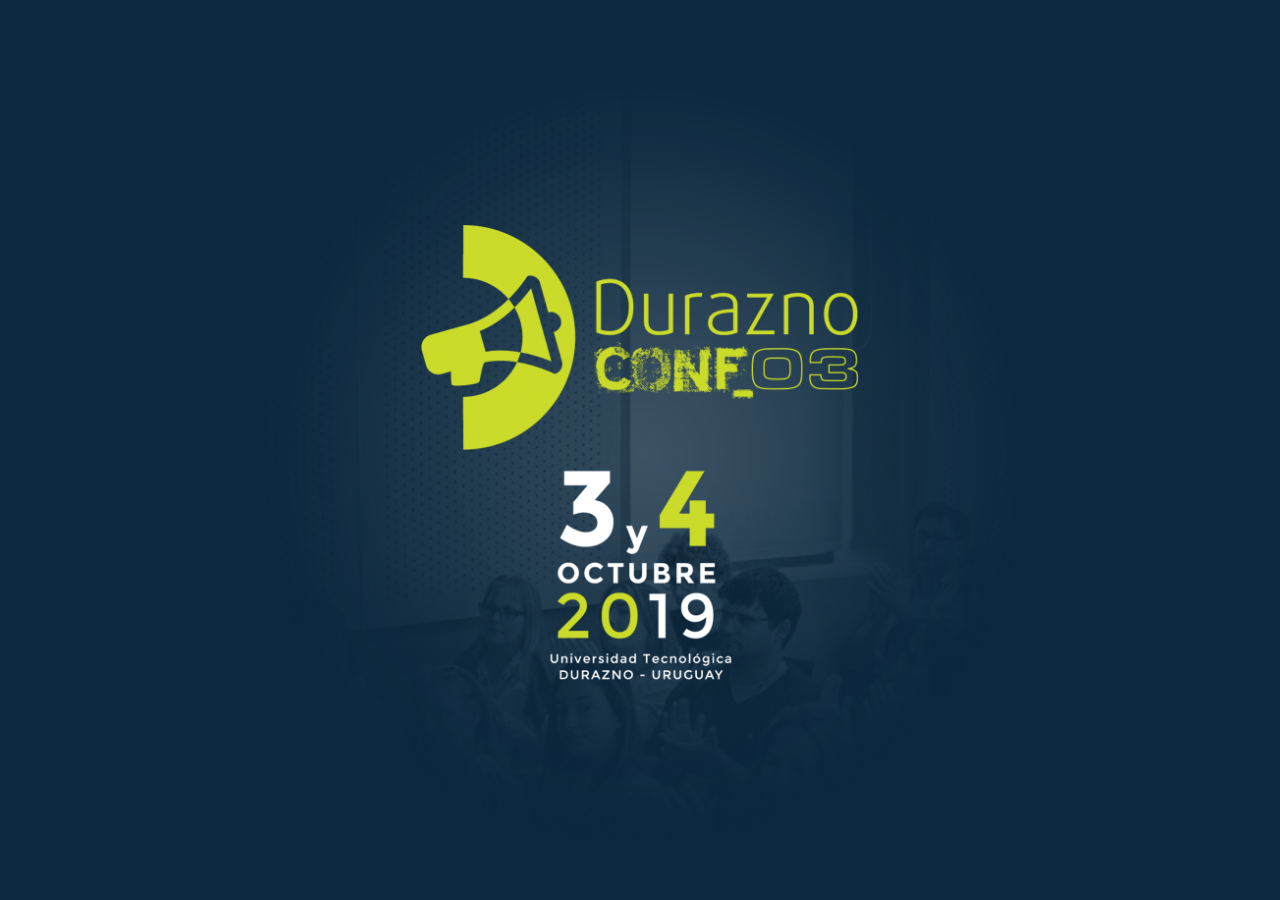
<file: coming-soon/index.html>
<html>
<head>
  <meta charset="utf-8">
  <meta name="twitter:card" content="summary" />
  <meta name="twitter:site" content="@DuraznoConf" />
  <meta name="twitter:title" content="DuraznoConf - El Lado Humano de la Programación." />
  <meta name="twitter:description" content="Conferencia de programación. 3 y 4 de octubre. Durazno, Uruguay." />
  <meta name="twitter:image" content="http://duraznoconf.uy/img/1_fondo_web_home_chico.png" />
  <title>Durazno Conf_03 </title>
  <meta name="description" content="3 y 4 de octubre, Durazno, Uruguay.">
  <meta name="author" content="UTEC">

<link rel="stylesheet" href="style.css">
<link rel="icon" type="image/png" href="img/favicon.png">
</head>
  <body>
    <div class="wrapper">
      <img src="img/2_fondo_web_home_chico.png">
    </div>
  </body>
</html>
</file>
<file: assets/css/main.css>
html {
  overflow-x: hidden;
}

body {
  background: #fff;
  font-size: 15px;
  font-weight: 400;
  font-family: 'Open Sans', sans-serif;
  -webkit-box-sizing: border-box;
  -moz-box-sizing: border-box;
  box-sizing: border-box;
  -webkit-font-smoothing: subpixel-antialiased;
  color: #212121;
  line-height: 25px;
  -webkit-backface-visibility: hidden;
  backface-visibility: hidden;
  overflow-x: hidden;
}

h1, h2, h3, h4 {
  font-size: 36px;
  font-weight: 700;
  font-family: 'Saira Condensed', sans-serif;
}

a {
  -webkit-transition: all 0.2s linear;
  -moz-transition: all 0.2s linear;
  -o-transition: all 0.2s linear;
  transition: all 0.2s linear;
}

a:hover {
  text-decoration: none;
}

a a:focus {
  outline: none;
}

p {
  font-weight: 400;
  font-family: 'Open Sans', sans-serif;
  margin: 0px;
  font-size: 14px;
}

ul, ol {
  list-style: outside none none;
  margin: 0;
  padding: 0;
}

ul li, ol li {
  list-style: none;
}

.hero-heading {
  font-size: 40px;
  font-weight: 700;
  color: #fff;
  text-transform: capitalize;
  line-height: 70px;
  letter-spacing: 0.1rem;
}

.hero-sub-heading {
  font-size: 20px;
  font-weight: 400;
  color: #e6e6e6;
  line-height: 45px;
  letter-spacing: 0.1rem;
}

.section-titile-bg {
  display: inline;
  font-size: 115px;
  font-weight: 700;
  height: 100%;
  left: -173px;
  opacity: 0.1;
  position: absolute;
  top: -14px;
  width: 100%;
  text-align: center;
}

.section-title-header p {
  text: center;
  font-weight: 400;
  line-height: 26px;
  padding-bottom: 36px;
}

.section-title {
  font-size: 36px;
  color: #212121;
  line-height: 52px;
  padding-bottom: 20px;
  font-weight: 700;
  text-align: center;
  text-transform: uppercase;
  position: relative;
  margin-bottom: 15px;
}

.section-title:before {
  position: absolute;
  content: '';
  left: 15px;
  bottom: 8px;
  width: 48px;
  height: 1px;
  background-color: #cbdb2a;
}

.section-title:after {
  position: absolute;
  content: '';
  left: 0px;
  bottom: 2px;
  width: 48px;
  height: 1px;
  background-color: #cbdb2a;
}

.section-title:before, .section-title:after {
  left: 50%;
  margin-left: -45px;
}

.section-title:after {
  margin-left: -30px;
}

.section-subcontent {
  font-size: 16px;
  text: center;
  font-weight: 400;
  line-height: 26px;
  padding-bottom: 36px;
}

.section-sub {
  text-transform: uppercase;
  font-size: 24px;
  line-height: 52px;
  padding-bottom: 15px;
  margin-bottom: 30px;
  position: relative;
}

.section-sub:before {
  position: absolute;
  content: '';
  height: 1px;
  width: 45px;
  left: 50%;
  bottom: 10px;
  -webkit-transform: translateX(-50%);
  transform: translateX(-50%);
  background-color: #cbdb2a;
}

.subtitle {
  font-size: 15px;
  margin-top: 20px;
  font-weight: 500;
  margin-bottom: 10px;
}

.inner-title {
  font-size: 24px;
  font-weight: 700;
  text-tranform: capitalize;
}

.page-tagline {
  font-size: 24px;
  font-weight: 400;
  color: #ddd;
}

.page-title {
  font-size: 62px;
  font-weight: 700;
  color: #fff;
}

.btn {
  font-size: 14px;
  padding: 12px 20px;
  border-radius: 4px;
  cursor: pointer;
  font-weight: 400;
  color: #cbdb2a;
  background-color:#0c283e;
  text-transform: uppercase;
  -webkit-transition: all 0.2s linear;
  -moz-transition: all 0.2s linear;
  -o-transition: all 0.2s linear;
  transition: all 0.2s linear;
  display: inline-block;
}

.btn i {
  margin-right: 5px;
}

.btn:focus,
.btn:active {
  box-shadow: none;
  outline: none;
  color: #fff;
}

.btn-common {
  background-color: #cbdb2a;
  color: #0c283e;
  position: relative;
  z-index: 1;
}

.btn-common:hover {
  color: #fff;
  background: #cbdb2a;
  box-shadow: 0 6px 22px rgba(0, 0, 0, 0.1);
  transition: all .2s ease-in-out;
  -moz-transition: all .2s ease-in-out;
  -webkit-transition: all .2s ease-in-out;
}

.btn-border {
  color: #fff;
  background-color: transparent;
  border: 1px solid #fff;
}

.btn-border:hover {
  color: #fff;
  background-color: rgba(255, 255, 255, 0.2);
}

.btn-lg {
  padding: 12px 34px;
  text-transform: uppercase;
  font-size: 14px;
}

.btn-rm {
  padding: 7px 10px;
  text-transform: capitalize;
}

button:focus {
  outline: none !important;
}

.icon-close, .icon-check {
  color: #cbdb2a;
}

.bg-drack {
  background: #f1f1f1;
}

.bg-white {
  background: #fff;
}

.mb-30 {
  margin-bottom: 30px;
}

.mt-30 {
  margin-top: 30px;
}

/* ScrollToTop */
a.back-to-top {
  display: none;
  position: fixed;
  bottom: 18px;
  right: 15px;
  text-decoration: none;
}

a.back-to-top i {
  display: block;
  font-size: 22px;
  width: 40px;
  height: 40px;
  line-height: 40px;
  color: #fff;
  background: #cbdb2a;
  border-radius: 0px;
  text-align: center;
  transition: all 0.2s ease-in-out;
  -moz-transition: all 0.2s ease-in-out;
  -webkit-transition: all 0.2s ease-in-out;
  -o-transition: all 0.2s ease-in-out;
  box-shadow: 0 0 4px rgba(0, 0, 0, 0.14), 0 4px 8px rgba(0, 0, 0, 0.28);
}

a.back-to-top:hover, a.back-to-top:focus {
  text-decoration: none;
}

#preloader {
  position: fixed;
  background: #fff;
  top: 0;
  left: 0;
  width: 100%;
  height: 100%;
  z-index: 9999999999;
}

.sk-circle {
  margin: 0px auto;
  width: 40px;
  height: 40px;
  top: 45%;
  position: relative;
}

.sk-circle .sk-child {
  width: 100%;
  height: 100%;
  position: absolute;
  left: 0;
  top: 0;
}

.sk-circle .sk-child:before {
  content: '';
  display: block;
  margin: 0 auto;
  width: 15%;
  height: 15%;
  background-color: #cbdb2a;
  border-radius: 100%;
  -webkit-animation: sk-circleBounceDelay 1.2s infinite ease-in-out both;
  animation: sk-circleBounceDelay 1.2s infinite ease-in-out both;
}

.sk-circle .sk-circle2 {
  -webkit-transform: rotate(30deg);
  -ms-transform: rotate(30deg);
  transform: rotate(30deg);
}

.sk-circle .sk-circle3 {
  -webkit-transform: rotate(60deg);
  -ms-transform: rotate(60deg);
  transform: rotate(60deg);
}

.sk-circle .sk-circle4 {
  -webkit-transform: rotate(90deg);
  -ms-transform: rotate(90deg);
  transform: rotate(90deg);
}

.sk-circle .sk-circle5 {
  -webkit-transform: rotate(120deg);
  -ms-transform: rotate(120deg);
  transform: rotate(120deg);
}

.sk-circle .sk-circle6 {
  -webkit-transform: rotate(150deg);
  -ms-transform: rotate(150deg);
  transform: rotate(150deg);
}

.sk-circle .sk-circle7 {
  -webkit-transform: rotate(180deg);
  -ms-transform: rotate(180deg);
  transform: rotate(180deg);
}

.sk-circle .sk-circle8 {
  -webkit-transform: rotate(210deg);
  -ms-transform: rotate(210deg);
  transform: rotate(210deg);
}

.sk-circle .sk-circle9 {
  -webkit-transform: rotate(240deg);
  -ms-transform: rotate(240deg);
  transform: rotate(240deg);
}

.sk-circle .sk-circle10 {
  -webkit-transform: rotate(270deg);
  -ms-transform: rotate(270deg);
  transform: rotate(270deg);
}

.sk-circle .sk-circle11 {
  -webkit-transform: rotate(300deg);
  -ms-transform: rotate(300deg);
  transform: rotate(300deg);
}

.sk-circle .sk-circle12 {
  -webkit-transform: rotate(330deg);
  -ms-transform: rotate(330deg);
  transform: rotate(330deg);
}

.sk-circle .sk-circle2:before {
  -webkit-animation-delay: -1.1s;
  animation-delay: -1.1s;
}

.sk-circle .sk-circle3:before {
  -webkit-animation-delay: -1s;
  animation-delay: -1s;
}

.sk-circle .sk-circle4:before {
  -webkit-animation-delay: -0.9s;
  animation-delay: -0.9s;
}

.sk-circle .sk-circle5:before {
  -webkit-animation-delay: -0.8s;
  animation-delay: -0.8s;
}

.sk-circle .sk-circle6:before {
  -webkit-animation-delay: -0.7s;
  animation-delay: -0.7s;
}

.sk-circle .sk-circle7:before {
  -webkit-animation-delay: -0.6s;
  animation-delay: -0.6s;
}

.sk-circle .sk-circle8:before {
  -webkit-animation-delay: -0.5s;
  animation-delay: -0.5s;
}

.sk-circle .sk-circle9:before {
  -webkit-animation-delay: -0.4s;
  animation-delay: -0.4s;
}

.sk-circle .sk-circle10:before {
  -webkit-animation-delay: -0.3s;
  animation-delay: -0.3s;
}

.sk-circle .sk-circle11:before {
  -webkit-animation-delay: -0.2s;
  animation-delay: -0.2s;
}

.sk-circle .sk-circle12:before {
  -webkit-animation-delay: -0.1s;
  animation-delay: -0.1s;
}

@-webkit-keyframes sk-circleBounceDelay {
  0%, 80%, 100% {
    -webkit-transform: scale(0);
    transform: scale(0);
  }
  40% {
    -webkit-transform: scale(1);
    transform: scale(1);
  }
}

@keyframes sk-circleBounceDelay {
  0%, 80%, 100% {
    -webkit-transform: scale(0);
    transform: scale(0);
  }
  40% {
    -webkit-transform: scale(1);
    transform: scale(1);
  }
}

.section-padding {
  padding: 60px 0;
}

.no-padding {
  padding: 0 !important;
}

.padding-left-none {
  padding-left: 0;
}

.padding-right-none {
  padding-right: 0;
}

#page-banner-area {
  background: url(../img/background/banner.jpg) no-repeat;
  background-position: 50% 50%;
  background-size: cover;
}

.page-banner {
  position: relative;
  min-height: 250px;
  color: #fff;
}

.page-banner:before {
  content: '';
  position: absolute;
  top: 0;
  left: 0;
  width: 100%;
  height: 100%;
  background: rgba(0, 0, 0, 0.2);
}

.page-banner .page-banner-title {
  position: absolute;
  top: 50%;
  width: 100%;
  height: 100%;
  text-transform: uppercase;
}

.page-banner .page-banner-title h2 {
  color: #fff;
  font-size: 40px;
}

@-webkit-keyframes fadeIn {
  from {
    opacity: 0;
  }
  to {
    opacity: 1;
  }
}

@keyframes fadeIn {
  from {
    opacity: 0;
  }
  to {
    opacity: 1;
  }
}

.fadeIn {
  -webkit-animation-name: fadeIn;
  animation-name: fadeIn;
}

#white-bg {
  background: #fff;
}

#roof {
  background: #ddd;
  padding: 15px 0;
}

#roof .info-bar-address {
  font-size: 14px;
}

#roof .quick-contacts span {
  margin-right: 10px;
}

#roof .quick-contacts span a {
  color: #212121;
}

#roof .quick-contacts span a:hover {
  color: #cbdb2a;
}

#roof .quick-contacts span i {
  margin-right: 5px;
  vertical-align: middle;
  font-size: 15px;
}

.navbar-brand {
  position: relative;
  padding: 0px;
}

.navbar-brand img {
  width: 30%;
}

.top-nav-collapse {
  background: #fff;
  z-index: 999999;
  top: 0px !important;
  min-height: 100px;
  box-shadow: 0px 3px 6px 3px rgba(0, 0, 0, 0.06);
  -webkit-animation-duration: 1s;
  animation-duration: 1s;
  -webkit-animation-fill-mode: both;
  animation-fill-mode: both;
  -webkit-animation-name: fadeInDown;
  animation-name: fadeInDown;
  background: #fff !important;
}

.top-nav-collapse .navbar-brand {
  top: 0px;
}

.top-nav-collapse .navbar-nav .nav-link {
  color: #212121 !important;
}

.top-nav-collapse .navbar-nav .nav-link:hover {
  color: #cbdb2a !important;
}

.top-nav-collapse .navbar-nav li.active a.nav-link {
  color: #cbdb2a !important;
}

.indigo {
  background: transparent;
}

.navbar-expand-lg .navbar-nav .nav-link {
  color: #fff;
  padding: 0 15px;
  margin-top: 10px;
  margin-bottom: 10px;
  line-height: 40px;
  text-transform: uppercase;
  background: transparent;
  -webkit-transition: all 0.3s ease-in-out;
  -moz-transition: all 0.3s ease-in-out;
  transition: all 0.3s ease-in-out;
  position: relative;
}

.navbar-expand-lg .navbar-nav li > a:before {
  content: '';
  position: absolute;
  top: 0;
  left: 50%;
  margin-left: -10px;
  width: 15px;
  height: 2px;
  background: #cbdb2a;
  -webkit-transform: scale3d(0, 1, 1);
  -moz-transform: scale3d(0, 1, 1);
  transform: scale3d(0, 1, 1);
  -webkit-transition: -webkit-transform 0.1s;
  -moz-transition: -webkit-transform 0.1s;
  transition: transform 0.1s;
}

.navbar-expand-lg .navbar-nav .active a:before {
  -webkit-transform: scale3d(1, 1, 1);
  -moz-transform: scale3d(1, 1, 1);
  transform: scale3d(1, 1, 1);
  -webkit-transition-timing-function: cubic-bezier(0.4, 0, 0.2, 1);
  -moz-transition-timing-function: cubic-bezier(0.4, 0, 0.2, 1);
  transition-timing-function: cubic-bezier(0.4, 0, 0.2, 1);
  -webkit-transition-duration: 0.3s;
  -moz-transition-duration: 0.3s;
  transition-duration: 0.3s;
}

.navbar-expand-lg .navbar-nav li a:hover,
.navbar-expand-lg .navbar-nav li .active > a,
.navbar-expand-lg .navbar-nav li a:focus {
  color: #cbdb2a;
  outline: none;
}

.navbar-expand-lg .navbar-nav .nav-link:focus,
.navbar-expand-lg .navbar-nav .nav-link:hover {
  color: #cbdb2a !important;
}

.navbar {
  padding: 0;
}

.navbar li.active a.nav-link {
  color: #cbdb2a !important;
}

.dropdown-toggle::after {
  display: none;
}

.dropdown-menu {
  margin: 0;
  padding: 0;
  display: none;
  position: absolute;
  z-index: 99;
  min-width: 210px;
  background-color: #fff;
  white-space: nowrap;
  border-radius: 4px;
  -webkit-box-shadow: 0 6px 12px rgba(0, 0, 0, 0.175);
  box-shadow: 0 6px 12px rgba(0, 0, 0, 0.175);
  animation: fadeIn 0.4s;
  -webkit-animation: fadeIn 0.4s;
  -moz-animation: fadeIn 0.4s;
  -o-animation: fadeIn 0.4s;
  -ms-animation: fadeIn 0.4s;
}

.dropdown-menu:before {
  content: "";
  display: inline-block;
  position: absolute;
  bottom: 100%;
  left: 20%;
  margin-left: -5px;
  border-right: 10px solid transparent;
  border-left: 10px solid transparent;
  border-bottom: 10px solid #f5f5f5;
}

.dropdown:hover .dropdown-menu {
  display: block;
  position: absolute;
  text-align: left;
  top: 100%;
  border: none;
  animation: fadeIn 0.4s;
  -webkit-animation: fadeIn 0.4s;
  -moz-animation: fadeIn 0.4s;
  -o-animation: fadeIn 0.4s;
  -ms-animation: fadeIn 0.4s;
  background: #f5f5f5;
}

.dropdown .dropdown-menu .dropdown-item {
  width: 100%;
  padding: 12px 20px;
  font-size: 14px;
  color: #212121;
  border-bottom: 1px solid #f1f1f1;
  text-decoration: none;
  display: inline-block;
  float: left;
  clear: both;
  position: relative;
  outline: 0;
  transition: all 0.3s ease-in-out;
  -webkit-transition: all 0.3s ease-in-out;
  -moz-transition: all 0.3s ease-in-out;
  -o-transition: all 0.3s ease-in-out;
  -ms-transition: all 0.3s ease-in-out;
}

.dropdown .dropdown-menu .dropdown-item:last-child {
  border-bottom: none;
  border-bottom-left-radius: 4px;
  border-bottom-right-radius: 4px;
}

.dropdown .dropdown-menu .dropdown-item:first-child {
  border-top-left-radius: 4px;
  border-top-right-radius: 4px;
}

.dropdown .dropdown-item:focus,
.dropdown .dropdown-item:hover,
.dropdown .dropdown-item.active {
  color: #cbdb2a;
}

.dropdown-item.active, .dropdown-item:active {
  background: transparent;
}

.fadeInUpMenu {
  -webkit-animation-name: fadeInUpMenu;
  animation-name: fadeInUpMenu;
}

.slicknav_btn {
  border-color: #cbdb2a;
}

.slicknav_menu .slicknav_icon-bar {
  background: #cbdb2a;
}

/* only small tablets */
@media (min-width: 768px) and (max-width: 991px) {
  #nav-main li a.nav-link {
    padding-top: 18px;
  }
}

.navbar-toggler {
  display: none;
}

.mobile-menu {
  display: none;
}

.slicknav_menu {
  display: none;
}

@media screen and (max-width: 768px) {
  .navbar-header {
    width: 100%;
  }
  .navbar-brand {
    position: absolute;
    padding: 15px 15px;
    top: 0;
  }
  .navbar-brand img {
    width: 30%;
  }
  #mobile-menu {
    display: none;
  }
  .slicknav_menu {
    display: block;
  }
  .slicknav_nav .active a {
    background: #cbdb2a;
    color: #fff;
  }
  .slicknav_nav a:hover, .slicknav_nav .active {
    color: #cbdb2a;
    background: #f5f5f5;
  }
  .slicknav_nav .dropdown li a.active {
    background: #f5f5f5;
    color: #cbdb2a;
  }
}



.about-item {
  padding: 10px;
  box-shadow: 0px 0px 5px rgba(0, 0, 0, 0.17);
  -webkit-transition: all 300ms ease-in-out;
  transition: all 300ms ease-in-out;
}

.about-item .about-text {
  padding: 20px;
  background: #fff;
}

.about-item .about-text h3 {
  font-size: 16px;
  text-transform: uppercase;
  font-weight: 500;
}

.about-item .about-text h3 a {
  color: #212121;
}

.about-item .about-text h3 a:hover {
  color: #cbdb2a;
}

.about-item .about-text .btn {
  margin-top: 10px;
}

.about-item:hover {
  box-shadow: 1px 3px 15px rgba(0, 0, 0, 0.1);
}

#event-slides .video img {
  border-radius: 4px;
}

#event-slides .intro-desc {
  line-height: 26px;
  margin-bottom: 30px;
}

#event-slides .intro-title {
  color: #212121;
  font-size: 22px;
  font-weight: 700;
  letter-spacing: 1px;
  margin-bottom: 15px;
}

#event-slides .list-specification li {
  margin-bottom: 10px;
  font-size: 15px;
}

#event-slides .list-specification li i {
  margin-right: 5px;
}

.entradas {
  background: #cbdb2a;
  overflow: hidden;
  position: relative;
}

.counter-section {
  background: #0c283e;
  overflow: hidden;
  position: relative;
  /*
    &:before{
    	content: '';
    	position: absolute;
    	top: 0;
    	bottom: 0;
    	width: 100%;
    	height: 100%;
    	background: rgba(0, 0, 0, 0.5);
    } */
}

.counter-section .counter {
  padding: 30px 0;
}

.counter-section .counter .icon {
  margin-bottom: 15px;
}

.counter-section .counter .icon i {
  font-size: 60px;
  color: #fff;
}

.counter-section .counter p {
  font-size: 15px;
  color: #fff;
  font-weight: 700;
  text-transform: uppercase;
}

.counter-section .counter span {
  color: #fefefe;
  font-size: 12px;
  font-weight: 400;
  text-transform: uppercase;
}

/* Sponsors Area */
#sponsors {
  background: #0c283e;
}

#sponsors .spnsors-logo {
  text-align: center;
  border-radius: 4px;
  padding: 50px;
  margin-bottom: 30px;
  display: inline-block;
  border: 0px solid #ddd;
  background: transparent;
  -webkit-transition: all 300ms ease-in-out;
  transition: all 300ms ease-in-out;
}

#sponsors .spnsors-logo:hover {
  border-color: transparent;
  box-shadow: 0px 20px 40px rgba(0, 0, 0, 0.2);
}
.white-text{
  color:#ffffff;
}

/*apoyan*/
#apoyan {
  background: #cbdb2a;
}
/* Schedule Area */
#agenda {
  background: #f3f4f3;
}

#schedule-tab {
  position: relative;
}

.schedule .schedule-tab-title {
  margin-bottom: 35px;
}

.schedule .schedule-tab-title .nav-tabs {
  background: #ffffff;
}

.schedule .schedule-tab-title .nav-tabs .nav-link {
  border-radius: 0px;
  position: relative;
  cursor: pointer;
  height: 90px;
  width: 255px;
  border-bottom: 1px solid #e5e5e5;
  transition: all 500ms ease;
  padding: 20px 20px;
}

.schedule .schedule-tab-title .nav-tabs .nav-item.show .nav-link, .schedule .schedule-tab-title .nav-tabs .nav-link.active,
.schedule .schedule-tab-title .nav-tabs .nav-item .nav-link:hover {
  background: #cbdb2a;
  border: 1px solid #cbdb2a;
  transition: all 0.3s ease-in-out 0s;
  -moz-transition: all 0.3s ease-in-out 0s;
  -webkit-transition: all 0.3s ease-in-out 0s;
  -o-transition: all 0.3s ease-in-out 0s;
}

.schedule .schedule-tab-title .nav-tabs .nav-item.show .nav-link h4, .schedule .schedule-tab-title .nav-tabs .nav-link.active h4,
.schedule .schedule-tab-title .nav-tabs .nav-item .nav-link:hover h4 {
  color: #fff;
}

.schedule .schedule-tab-title .nav-tabs .nav-item.show .nav-link h5, .schedule .schedule-tab-title .nav-tabs .nav-link.active h5,
.schedule .schedule-tab-title .nav-tabs .nav-item .nav-link:hover h5 {
  color: #fff;
}

.schedule .schedule-tab-title .item-text h4 {
  font-size: 15px;
  color: #2f323c;
  line-height: 22px;
  font-weight: 400;
  text-transform: uppercase;
}

.schedule .schedule-tab-title .item-text h5 {
  font-size: 14px;
  color: #848484;
  line-height: 16px;
  font-weight: 400;
  text-transform: capitalize;
}

.schedule .schedule-tab-content .tab-content {
  box-shadow: 1px 3px 15px rgba(0, 0, 0, 0.1);
}

.schedule .schedule-tab-content .card {
  border: none;
}

.schedule .show .card-body {
  background: #f3f4f3;
}

.schedule .card-header {
  border: none;
  cursor: pointer;
  background: #fff;
  border-bottom: 1px solid #ddd;
}

.schedule .card-header .images-box {
  width: 70px;
  height: 70px;
  float: left;
  margin-right: 20px;
  padding:10px;
}

.schedule .card-header .images-box img {
  border-radius: 50%;
}

.schedule .card-header .time {
  color: #777777;
  font-size: 13px;
  margin-bottom: 5px;
}

.schedule .card-header h4 {
  font-weight: 700;
  font-size: 18px;
  color: #212121;
  margin-bottom: 8px;
}

.schedule .card-header .name {
  position: relative;
  font-size: 14px;
  color: #777777;
  font-weight: 500;
  display: inline-block;
  margin-bottom: 5px;
}

.schedule .card-body {
  padding: 15px 70px 15px 110px;
  background: #fff;
  border-bottom: 1px solid #ddd;
}

.schedule .card-body .location {
  font-size: 13px;
  color: #777777;
}

.schedule .card-body .location span {
  color: #cbdb2a;
  margin-right: 5px;
}

.accordion .card {
  border-radius: 0px;
  margin-bottom: -2px;
}

.accordion .header-title {
  position: relative;
}

.accordion .header-title:after {
  font-family: "LineIcons";
  content: "\e93a";
  position: absolute;
  right: 10px;
  color: #999;
  top: 50%;
  line-height: 1;
  padding: 0px 5px;
  margin-top: -7px;
}

.accordion .collapsed:after {
  content: "\e940";
}

.accordion .card-header {
  background: transparent;
  cursor: pointer;
  padding: 0;
}

.accordion .card-header i {
  color: #cbdb2a;
  width: 40px;
  height: 40px;
  display: inline-block;
  line-height: 40px;
  text-align: center;
  margin-right: 10px;
  border-right: 1px solid #ddd;
}

.accordion .card-body {
  padding-left: 56px;
}

/* Services Item */
.services {
  background: #fff;
}

.padding-none {
  padding: 0;
  border-left: 1px solid #ddd;
  border-bottom: 1px solid #ddd;
}

.padding-none:nth-child(1) {
  border-left: none;
}

.padding-none:nth-child(4) {
  border-bottom: none;
  border-left: none;
}

.padding-none:nth-child(5) {
  border-bottom: none;
}

.padding-none:nth-child(6) {
  border-bottom: none;
}

.services-wrapper {
  margin-top: 30px;
}

.services-item {
  padding: 40px 20px;
  text-align: center;
  transition: all 0.3s ease-in-out 0s;
  -moz-transition: all 0.3s ease-in-out 0s;
  -webkit-transition: all 0.3s ease-in-out 0s;
  -o-transition: all 0.3s ease-in-out 0s;
}

.services-item .icon i {
  width: 50px;
  height: 50px;
  display: inline-block;
  line-height: 50px;
  font-size: 48px;
  text-align: center;
  margin-bottom: 15px;
  color: #212121;
  border-radius: 0;
  transition: all 0.3s ease-in-out 0s;
  -moz-transition: all 0.3s ease-in-out 0s;
  -webkit-transition: all 0.3s ease-in-out 0s;
  -o-transition: all 0.3s ease-in-out 0s;
}

.services-item .services-content h3 {
  margin-bottom: 10px;
  line-height: 26px;
}

.services-item .services-content h3 a {
  font-size: 20px;
  letter-spacing: 0.5px;
  font-weight: 400;
  color: #212121;
}

.services-item:hover {
  background: #f3f3f3;
}

.services-item:hover .icon i {
  background: transparent;
  color: #cbdb2a;
}

/* Gallery Section */
#gallery {
  background: #f3f4f3;
  position: relative;
}

#gallery .gallery-box {
  position: relative;
  margin-bottom: 30px;
}

#gallery .gallery-box .overlay-box {
  position: absolute;
  top: 0px;
  left: 0px;
  right: 0px;
  bottom: 0px;
  padding-top: 35%;
  -webkit-transition: all 500ms ease;
  -moz-transition: all 500ms ease;
  -ms-transition: all 500ms ease;
  -o-transition: all 500ms ease;
  transition: all 500ms ease;
}

#gallery .gallery-box .overlay-box i {
  background: #ffffff;
  color: #cbdb2a;
  font-size: 30px;
  width: 50px;
  height: 50px;
  display: inline-block;
  line-height: 50px;
  border-radius: 50%;
  transform: scale(0, 0);
  -webkit-transform: scale(0, 0);
  -moz-transform: scale(0, 0);
  -ms-transform: scale(0, 0);
  -o-transform: scale(0, 0);
  -webkit-transition: all 500ms ease;
  -moz-transition: all 500ms ease;
  -ms-transition: all 500ms ease;
  -o-transition: all 500ms ease;
  transition: all 500ms ease;
}

#gallery .gallery-box:hover .overlay-box {
  background: rgba(233, 30, 99, 0.7);
  transform: scale(1, 1);
  transition: all 500ms ease;
}

#gallery .gallery-box:hover .overlay-box i {
  -webkit-transform: scale(1, 1);
  -moz-transform: scale(1, 1);
  -ms-transform: scale(1, 1);
  -o-transform: scale(1, 1);
}

/* Team Item */
.team-item:hover {
  box-shadow: 0 25px 35px -12px rgba(0, 0, 0, 0.35);
}

.team-item {
  margin: 15px 0;
  padding: 10px;
  border-radius: 4px;
  position: relative;
  box-shadow: 0px 0px 5px rgba(0, 0, 0, 0.17);
  transition: all 0.3s ease-in-out 0s;
  -moz-transition: all 0.3s ease-in-out 0s;
  -webkit-transition: all 0.3s ease-in-out 0s;
  -o-transition: all 0.3s ease-in-out 0s;
}

.team-item .team-img {
  position: relative;
  cursor: pointer;
  overflow: hidden;
}

.team-item .team-overlay {
  height: 100%;
  position: absolute;
  top: 0;
  background: rgba(12, 40, 62, 0.7);
  opacity: 0;
  width: 100%;
  transition: all 0.3s ease-in-out 0s;
  -moz-transition: all 0.3s ease-in-out 0s;
  -webkit-transition: all 0.3s ease-in-out 0s;
  -o-transition: all 0.3s ease-in-out 0s;
}

.team-item .overlay-social-icon {
  color: #fff;
  top: 15px;
  position: absolute;
  right: 15px;
}

.team-item .overlay-social-icon .social-icons {
  padding-left: 0;
  -webkit-transform: translateY(-30px);
  -moz-transform: translateY(-30px);
  transform: translateY(-30px);
  transition: all 0.3s ease-in-out 0s;
  -moz-transition: all 0.3s ease-in-out 0s;
  -webkit-transition: all 0.3s ease-in-out 0s;
  -o-transition: all 0.3s ease-in-out 0s;
}

.team-item .overlay-social-icon .social-icons li {
  display: inline-block;
  margin: 0 4px;
}

.team-item .overlay-social-icon .social-icons li a {
  letter-spacing: 0px;
  outline: 0 !important;
}

.team-item .overlay-social-icon .social-icons li a i {
  font-size: 20px;
  color: #fff;
  width: 36px;
  height: 36px;
  background: #cbdb2a;
  display: block;
  border-radius: 4px;
  line-height: 36px;
  transition: all 0.3s ease-in-out 0s;
  -moz-transition: all 0.3s ease-in-out 0s;
  -webkit-transition: all 0.3s ease-in-out 0s;
  -o-transition: all 0.3s ease-in-out 0s;
}

.team-item .overlay-social-icon .social-icons li a:hover .fa-facebook {
  background: #3B5998;
}

.team-item .overlay-social-icon .social-icons li a:hover .fa-twitter {
  background: #00aced;
}

.team-item .overlay-social-icon .social-icons li a:hover .fa-instagram {
  background: #fb3958;
}

.team-item .info-text {
  position: absolute;
  bottom: 10px;
  left: 10px;
  padding: 15px 20px;
  background: rgba(203,219,42,0.7);
  text-align: left;
}

.team-item .info-text h3 {
  font-size: 16px;
  text-transform: uppercase;
  font-weight: 700;
  margin-bottom: 5px;
}

.team-item .info-text h3 a {
  color: #212121;
}

.team-item .info-text h3 a:hover {
  color: #cbdb2a;
}

.team-item .info-text p {
  margin: 0;
  color: #fff;
}

.team-item:hover .team-overlay {
  opacity: 1;
}

.team-item:hover .social-icons {
  -webkit-transform: translateY(0px);
  -moz-transform: translateY(0px);
  transform: translateY(0px);
}

.blog-item {
  background-color: #fff;
  border-radius: 4px;
  margin-bottom: 40px;
  box-shadow: 0 0 20px rgba(0, 0, 0, 0.2);
  -webkit-transition: all 300ms ease-in-out;
  -moz-transition: all 300ms ease-in-out;
  transition: all 300ms ease-in-out;
}

.blog-item .blog-image {
  width: 100%;
  max-width: 370px;
  position: relative;
  overflow: hidden;
}

.blog-item .blog-image img {
  background: #000;
  -webkit-transform: scale(1);
  -moz-transform: scale(1);
  -ms-transform: scale(1);
  -o-transform: scale(1);
  transform: scale(1);
  -webkit-transition: all 300ms ease-in-out;
  -moz-transition: all 300ms ease-in-out;
  transition: all 300ms ease-in-out;
}

.blog-item .tag {
  position: absolute;
  text-transform: uppercase;
  top: -18px;
  left: 20px;
  padding: 4px 27px;
  background-color: white;
  color: #cbdb2a;
  border-radius: 4px;
  display: block;
  font-size: 14px;
  font-weight: 500;
  box-shadow: 0px 3px 16px rgba(35, 31, 32, 0.15);
}

.blog-item .descr {
  padding: 30px 15px;
  color: #212121;
  position: relative;
}

.blog-item .descr h3 {
  line-height: 30px;
  margin-bottom: 15px;
}

.blog-item .descr h3 a {
  font-weight: 400;
  text-align: center;
  font-size: 25px;
  color: #212121;
  -webkit-transition: all 300ms ease-in-out;
  -moz-transition: all 300ms ease-in-out;
  transition: all 300ms ease-in-out;
}

.blog-item .descr h3 a:hover {
  color: #cbdb2a;
}

.blog-item .descr .meta-tags {
  margin-bottom: 10px;
}

.blog-item .descr .meta-tags span {
  color: #999;
  margin-right: 8px;
}

.blog-item .descr .meta-tags span a {
  color: #999;
  margin-left: 8px;
}

.blog-item .descr .meta-tags span a:hover {
  color: #cbdb2a;
}

.blog-item:hover {
  box-shadow: 0 0 30px rgba(0, 0, 0, 0.2);
}

.blog-item:hover .blog-image img {
  -webkit-transform: scale(1.1);
  -moz-transform: scale(1.1);
  -ms-transform: scale(1.1);
  -o-transform: scale(1.1);
  transform: scale(1.1);
}

/* Conact Home Page Section */
.contact {
  background: #111111;
}

#conatiner-map {
  width: 100%;
  height: 580px;
}

.title-forme {
  font-size: 28px;
  margin-bottom: 20px;
}

.contact-item {
  position: relative;
  text-align: center;
}

.contact-item i {
  width: 70px;
  height: 70px;
  display: inline-block;
  line-height: 70px;
  font-size: 24px;
  text-align: center;
  margin-bottom: 30px;
  background: #2d2d2d;
  color: #fff;
  border-radius: 4px;
  -webkit-transition: .3s all;
  -o-transition: .3s all;
  transition: .3s all;
}

.contact-item .contact-info h3 {
  color: #cbdb2a;
  font-size: 18px;
  margin-bottom: 10px;
}

.contact-item .contact-info p {
  color: #fff;
}

/* Subscribe Form */
#subscribe {
  background: #f2f2f2;
}

.subscribe-inner {
  padding: 50px 0;
  text-align: center;
}

.subscribe-inner .subscribe-title {
  font-size: 36px;
  margin-bottom: 30px;
}

.subscribe-inner p {
  color: #888;
  margin-bottom: 30px;
}

.subscribe-inner .sub-btn {
  margin: 0;
  width: 12rem;
  padding: 18px 40px;
  min-width: 12rem;
  position: absolute;
  top: 0;
  bottom: 0;
  right: 0;
}

.subscribe-inner .sub-btn i {
  margin-right: 5px;
}

.subscribe-inner .form-control {
  position: relative;
  background: #fff;
  border: 1px solid #cbdb2a;
  border-radius: 0px;
  box-shadow: none;
  color: #888999;
  height: 55px;
  margin-right: -1px;
  width: 90%;
}

.subscribe-inner .form-control:focus {
  color: #212121;
  background-color: #fff;
  border-color: #cbdb2a;
  outline: 0;
}

.subscribe-inner .form-inline {
  position: relative;
  margin-bottom: 30px;
  margin: 0 auto;
  width: 100%;
}

/* Contact Forme */
#google-map-area {
  position: relative;
}

#google-map-area .container-fluid {
  padding-left: 0;
  padding-right: 0;
}

.container-form {
  left: 0%;
  padding: 40px 15px;
  margin-left: -15px;
  z-index: 99;
}

.container-form .form-wrapper {
  background-color: white;
  padding: 56px;
  box-shadow: 0 0 20px rgba(0, 0, 0, 0.2);
}

.container-form .form-wrapper .form-group {
  margin-bottom: 30px;
}

.container-form .form-wrapper .form-control {
  display: block;
  width: 100%;
  line-height: 26px;
  font-size: 14px;
  box-shadow: none;
  color: #848484;
  text-transform: capitalize;
  background: #f7f7f7;
  border: 1px solid transparent;
  padding: 7px 19px;
  border-radius: 0px;
  background-image: none;
  background-clip: padding-box;
}

.container-form .form-wrapper .form-control:focus {
  color: #212121;
  background-color: #fff;
  border-color: #cbdb2a;
  box-shadow: none;
  outline: 0;
}

.form-submit .btn-common {
  width: 100%;
}

.list-unstyled li {
  margin-top: 10px;
  color: #dc3545 !important;
}

.text-danger {
  margin-top: 20px;
  font-size: 18px;
}

.form-control {
  display: block;
  width: 100%;
  line-height: 27px;
  font-size: 14px;
  box-shadow: none;
  color: #848484;
  text-transform: capitalize;
  background: #f7f7f7;
  padding: 7px 19px;
  border: 1px solid #e5e5e5;
  border-radius: 0px;
  transition: all 500ms ease;
  -webkit-transition: all 500ms ease;
  -ms-transition: all 500ms ease;
  -o-transition: all 500ms ease;
}

.form-control:focus {
  border-color: #cbdb2a;
  box-shadow: none;
  outline: 0;
}

/* Footer Area Start */
.footer-area {
  background: #222222;
}

.footer-area h3 {
  font-size: 20px;
  color: #fff;
  font-weight: 700;
  padding-bottom: 10px;
  letter-spacing: 0.5px;
}

.footer-area p {
  font-size: 14px;
  color: #fff;
  line-height: 20px;
  margin: 0;
  padding-right: 50px;
}

.footer-area ul li a {
  color: #fff;
  font-size: 13px;
  font-weight: 400;
}

.footer-area ul li a:hover {
  color: #cbdb2a;
}

.footer-area .footer-social li {
  display: inline-block;
}

.footer-area .footer-social li a {
  color: #000;
  background: #fff;
  width: 35px;
  height: 35px;
  line-height: 35px;
  display: block;
  text-align: center;
  border-radius: 4px;
  font-size: 15px;
  margin-right: 5px;
  transition: all 0.3s ease-in-out 0s;
  -moz-transition: all 0.3s ease-in-out 0s;
  -webkit-transition: all 0.3s ease-in-out 0s;
  -o-transition: all 0.3s ease-in-out 0s;
}

.footer-area .footer-social li a:hover {
  color: #fff;
}

.footer-area .footer-social li .facebook:hover {
  background: #3B5998;
}

.footer-area .footer-social li .twitter:hover {
  background: #00aced;
}

.footer-area .footer-social li .linkedin:hover {
  background: #0073b1;
}

.footer-area .footer-social li .foursqare:hover {
  background: #25a0ca;
}

.footer-area .footer-social li .google-plus:hover {
  background: #d34836;
}

.footer-area .footer-text p {
  font-size: 14px;
  margin-top: 20px;
  color: #fff;
}

.footer-area .footer-text p a {
  color: #cbdb2a;
}

.footer-area .footer-text .nav-inline .nav-link {
  padding: 11px 7px;
  color: #888;
}

.footer-area .footer-text .nav-inline .nav-link:hover {
  color: #cbdb2a;
}

.image-list {
  padding: 0;
  margin: 0;
}

.image-list li {
  margin-bottom: 15px;
  display: inline-block;
}

.image-list li .overlay {
  float: left;
  width: 70px;
  height: 60px;
  position: relative;
  overflow: hidden;
  text-align: center;
  margin: 0;
}

.image-list li .overlay:hover figcaption {
  opacity: 1;
  transition: all 0.3s ease-in-out;
}

.image-list .post-content {
  margin-left: 85px;
  margin-bottom: 0;
}

.image-list .post-content .post-title {
  margin-bottom: 5px;
  font-weight: 500;
  font-size: 15px;
  margin: 0;
}

.image-list .post-content .post-title a {
  color: #fff;
}

.image-list .post-content .post-title a:hover {
  color: #cbdb2a;
}

.image-list .post-content .meta {
  color: #999;
}

.image-list .post-content .meta span {
  text-transform: uppercase;
  font-size: 12px;
  line-height: 18px;
  margin-bottom: 10px;
}

.newsletter-wrapper .form-group {
  margin-bottom: 20px;
  position: relative;
}

.newsletter-wrapper .form-group input {
  display: inline-block;
  color: #fff;
  position: relative;
}

.newsletter-wrapper .sub-btn {
  position: absolute;
  top: 0;
  right: 0px;
  border-radius: 0;
  padding: 10px 20px;
}

.widget {
  margin-top: 10px;
}

.widget .widget-title {
  margin-bottom: 20px;
  font-size: 18px;
  color: #fff;
}

#copyright {
  background: #0b0b0b;
  text-align: center;
}

#copyright p {
  line-height: 42px;
  color: #fff;
  margin: 0;
}

#copyright p a {
  color: #fff;
}

#copyright p a:hover {
  color: #cbdb2a;
}

/* ==========================================================================
   Countdown Style Start
   ========================================================================== */
.countdown-timer .heading-count {
  padding: 10px 68px;
}

.countdown-timer .heading-count h2 {
  font-size: 40px;
  color: #212121;
  text-transform: uppercase;
  line-height: 48px;
}

.countdown-timer .heading-count h4 {
  font-size: 24px;
  font-weight: 300;
  color: #fff;
  margin-top: 30px;
}

.countdown-timer .heading-count h4 span {
  background: #212121;
  padding: 7px 15px;
  border-radius: 4px;
}

.countdown-timer .heading-count p {
  font-size: 14px;
  color: #212121;
  line-height: 30px;
}

.time-count div {
  text-align: center;
}

.time-entry {
  display: inline-block;
  min-width: 120px;
  margin: 15px;
  height: 110px;
  padding: 20px;
  box-shadow: 1px 10px 20px rgba(0, 0, 0, 0.2);
  border-radius: 4px;
  background: #fff;
  text-align: center;
  font-weight: 400;
  color: #212121;
  font-size: 16px;
  letter-spacing: 1px;
  text-transform: uppercase;
  line-height: 22px;
}

.time-entry span {
  font-size: 45px;
  line-height: 45px;
  font-weight: 700;
  display: block;
  color: #212121;
  margin-bottom: 10px;
}

.time-entry:first-child {
  border-left: none;
}

.time-countdown {
  margin: 15px 0px 50px 0;
}

/* Pricing Ticket */
#pricing {
  background: url(../img/background/bg-pricing.jpg);
  background-attachment: fixed;
  overflow: hidden;
  position: relative;
}

#pricing .section-title-header .section-title {
  color: #fff;
}

#pricing .section-title-header p {
  color: #fff;
}

#pricing .price-block-wrapper {
  text-align: center;
  display: inline-block;
  width: 100%;
  box-shadow: 0 0 20px rgba(0, 0, 0, 0.2);
  background: #ffffff;
  padding: 30px;
}

#pricing .price-block-wrapper .icon {
  padding: 20px;
}

#pricing .price-block-wrapper .icon i {
  font-size: 60px;
  color: #cbdb2a;
}

#pricing .price-block-wrapper .colmun-title {
  margin-top: 15px;
}

#pricing .price-block-wrapper .colmun-title h5 {
  font-size: 18px;
  line-height: 30px;
  color: #212121;
  margin-bottom: 5px;
  font-weight: 700;
  background: #ffffff;
  text-transform: uppercase;
}

#pricing .price-block-wrapper .price {
  padding-bottom: 10px;
  transition: all 500ms ease;
  -webkit-transition: all 500ms ease;
  -moz-transition: all 500ms ease;
}

#pricing .price-block-wrapper .price h2 {
  font-size: 38px;
  color: #5c5c5c;
  line-height: 42px;
  margin: 0;
}

#pricing .price-block-wrapper .price p {
  font-size: 15px;
  color: #5c5c5c;
  font-weight: 700;
  letter-spacing: 1px;
  line-height: 30px;
  text-transform: uppercase;
  transition: all 500ms ease;
  -webkit-transition: all 500ms ease;
  -moz-transition: all 500ms ease;
}

#pricing .price-block-wrapper .pricing-list {
  padding: 10px  60px 10px 78px;
  text-align: left;
}

#pricing .price-block-wrapper .pricing-list ul {
  padding-bottom: 15px;
}

#pricing .price-block-wrapper .pricing-list ul li {
  font-size: 15px;
  color: #212121;
  font-weight: 400;
  padding: 2px 0px;
}

#pricing .price-block-wrapper .pricing-list ul li i {
  margin-right: 7px;
  font-size: 12px;
  color: #cbdb2a;
}

#pricing .price-block-wrapper .btn i {
  font-size: 12px;
  margin-right: 5px;
}

#main-slide .carousel-control {
  display: none;
  transition: all 0.3s ease-in-out;
}

#main-slide .carousel-indicators {
  cursor: pointer;
  bottom: 90px;
}

#main-slide:hover .carousel-control {
  display: block;
  transition: all 0.3s ease-in-out;
  -webkit-animation-duration: 1s;
  animation-duration: 1s;
  -webkit-animation-fill-mode: both;
  animation-fill-mode: both;
  -webkit-animation-name: fadeIn;
  animation-name: fadeIn;
}

#main-slide .carousel-item img {
  position: relative;
  width: 100%;
}

#main-slide .carousel-inner .carousel-item::after {
  bottom: 0;
  content: "";
  left: 0;
  position: absolute;
  right: 0;
  top: 0;
}

#main-slide .carousel-item .carousel-caption {
  opacity: 0;
  transition: opacity 100ms ease 0s;
  z-index: 0;
}

#main-slide .carousel-item .carousel-caption .heading {
  font-size: 48px;
  font-weight: 700;
  color: #fff;
  text-transform: uppercase;
  letter-spacing: 0.1rem;
  margin-top: 30px;
}

#main-slide .carousel-item .carousel-caption p {
  font-size: 20px;
}

#main-slide .carousel-item.active .carousel-caption {
  opacity: 1;
  transition: opacity 100ms ease 0s;
  z-index: 1;
}

#main-slide .carousel-caption {
  color: #fff;
  position: absolute;
  top: 35%;
}

#main-slide .carousel-caption .btn {
  margin: 25px 25px 0px 0px;
}

#main-slide .carousel-control-next,
#main-slide .carousel-control-prev {
  opacity: 1;
  box-shadow: none;
}

#main-slide .carousel-control-prev span {
  padding: 15px;
}

#main-slide .carousel-control-next span {
  padding: 15px;
}

#main-slide .carousel-control {
  top: 45%;
}

#main-slide .carousel-control .lni-chevron-left,
#main-slide .carousel-control .lni-chevron-right {
  position: absolute;
  z-index: 5;
}

#main-slide .carousel-control .lni-chevron-left {
  left: 15px;
}

#main-slide .carousel-control .lni-chevron-right {
  right: 15px;
}

.carousel-indicators li {
  width: 12px;
  height: 12px;
  border-radius: 50%;
}

#main-slide .carousel-control i {
  line-height: 40px;
  font-size: 18px;
  width: 45px;
  border: 2px solid #fff;
  height: 45px;
  display: block;
  border-radius: 2px;
  background: transparent;
  color: #fff;
  -webkit-transition: all 500ms ease;
  transition: all 500ms ease;
  box-shadow: 0 0 4px rgba(0, 0, 0, 0.14), 0 4px 8px rgba(0, 0, 0, 0.28);
}

#main-slide .carousel-control i:hover {
  background: rgba(255, 255, 255, 0.2);
  color: #fff;
  border-color: #fff;
}
</file>
<file: assets/css/responsive.css>
/* only small desktops */
@media (min-width: 992px) and (max-width: 1199px) {
  #main-slide .carousel-caption {
    top: 32%;
  }
  .carousel-indicators {
    font-size: 14px;
  }
  #main-slide .carousel-item .carousel-caption .heading {
    font-size: 20px;
    margin-top: 5px;
  }
  #main-slide .carousel-item .carousel-caption p {
    font-size: 13px;
  }
  #hero-area .contents .head-title {
    font-size: 40px;
  }
  .navbar-expand-lg .navbar-nav .nav-link {
    padding: 0 10px;
  }
  .counter-section .counter p {
    font-size: 14px;
  }
  .schedule .schedule-tab-title .nav-tabs .nav-link {
    width: 210px;
  }
  #pricing .price-block-wrapper .pricing-list {
    padding: 10px 35px 10px 45px;
  }
  #sponsors .spnsors-logo img {
    width: 80%;
  }
}

/* tablets */
@media (max-width: 991px) {
  #main-slide .carousel-caption {
    top: 32%;
  }
  #main-slide .carousel-item .carousel-caption .heading {
    font-size: 20px;
  }
  #main-slide .carousel-item .carousel-caption p {
    font-size: 13px;
  }
  .page-title-section {
    padding: 40px 0;
  }
  .section-titile-bg {
    display: none;
  }
  .section-title {
    position: relative;
    margin-bottom: 10px;
  }
  .about-item {
    margin-bottom: 30px;
  }
  .accordion .header-title {
    font-size: 12px;
  }
  .schedule .schedule-tab-title .nav-tabs .nav-link {
    width: 150px;
  }
  .schedule .card-header h4 {
    font-size: 14px;
  }
  #pricing .price-block-wrapper .pricing-list {
    padding: 10px 35px 10px 45px;
  }
  #sponsors .spnsors-logo img {
    width: 80%;
  }
  .padding-none:nth-child(1) {
    border-left: none;
  }
  .padding-none:nth-child(3) {
    border-left: none;
  }
  .padding-none:nth-child(4) {
    border-bottom: none;
    border-left: 1px solid #ddd;
  }
  .padding-none:nth-child(5) {
    border-bottom: none;
    border-left: none;
  }
  .padding-none:nth-child(6) {
    border-top: 1px solid #ddd;
    border-bottom: none;
  }
  .footer-area h3 {
    margin-top: 30px;
  }
}

/* only small tablets */
@media (min-width: 768px) and (max-width: 991px) {
  #main-slide .carousel-caption {
    top: 32%;
  }
  #main-slide .carousel-item .carousel-caption .heading {
    font-size: 20px;
  }
  #main-slide .carousel-item .carousel-caption p {
    font-size: 13px;
  }
  .countdown-timer .heading-count h2 {
    font-size: 25px;
  }
  .schedule .schedule-tab-title .nav-tabs .nav-link {
    width: 150px;
  }
  .schedule .card-header h4 {
    font-size: 14px;
  }
  #pricing .price-block-wrapper .pricing-list {
    padding: 10px 35px 10px 60px;
  }
  .about-item {
    margin-bottom: 30px;
  }
  .accordion .header-title {
    font-size: 12px;
  }
  #pricing .price-block-wrapper .pricing-list {
    padding: 10px 60px 10px 45px;
  }
  #sponsors .spnsors-logo {
    padding: 30px;
  }
  .padding-none:nth-child(1) {
    border-left: none;
  }
  .padding-none:nth-child(3) {
    border-left: none;
  }
  .padding-none:nth-child(4) {
    border-bottom: none;
    border-left: 1px solid #ddd;
  }
  .padding-none:nth-child(5) {
    border-bottom: none;
    border-left: none;
  }
  .padding-none:nth-child(6) {
    border-top: 1px solid #ddd;
    border-bottom: none;
  }
  .footer-area h3 {
    margin-top: 30px;
  }
}

/* mobile or only mobile */
@media (max-width: 767px) {
  .section-title {
    font-size: 22px;
  }
  .section-sub {
    font-size: 16px;
  }
  #main-slide .carousel-caption {
    top: 22%;
  }
  #main-slide .carousel-item .carousel-caption .heading {
    font-size: 14px;
    margin-top: 5px;
  }
  #main-slide .carousel-item .carousel-caption p {
    font-size: 13px;
  }
  #main-slide .carousel-indicators {
    display: none;
  }
  #hero-area .contents {
    padding: 100px 0;
  }
  #hero-area .contents .head-title {
    font-size: 15px;
  }
  #hero-area .contents .btn {
    margin: 25px 3px 0 0;
  }
  .countdown-timer .heading-count {
    padding: 10px;
  }
  .countdown-timer .heading-count h2 {
    font-size: 24px;
  }
  .countdown-timer .heading-count h4 {
    font-size: 12px;
  }
  .schedule .card-body {
    padding: 15px;
  }
  .schedule .schedule-tab-title .nav-tabs .nav-link {
    width: 288px;
  }
  .accordion .header-title {
    font-size: 11px;
  }
  #pricing .price-block-wrapper .pricing-list {
    padding: 10px 30px 10px 40px;
  }
  #sponsors .spnsors-logo {
    margin-bottom: 15px;
  }
  .blog-item .descr h3 a {
    font-size: 18px;
  }
  .subscribe-inner {
    padding: 30px 15px;
  }
  .subscribe-inner .subscribe-title {
    font-size: 18px;
  }
  .subscribe-inner .form-inline {
    width: 100%;
  }
  .subscribe-inner .form-control {
    width: 100%;
  }
  .subscribe-inner .sub-btn {
    margin: 20px auto;
    text-align: center;
    position: inherit;
  }
  .container-form .form-wrapper {
    padding: 20px;
  }
  .contact-item {
    margin-bottom: 40px;
  }
  .thumb-left img {
    width: 60%;
  }
  #sponsors .spnsors-logo img {
    width: 80%;
  }
  .footer-area h3 {
    margin-top: 30px;
  }
  .padding-none:nth-child(1) {
    border-bottom: 1px solid #ddd;
  }
  .padding-none:nth-child(4) {
    border-bottom: 1px solid #ddd;
  }
  .padding-none:nth-child(5) {
    border-bottom: 1px solid #ddd;
  }
}

@media (min-width: 320px) and (max-width: 480px) {
  #main-slide .carousel-item .carousel-caption .heading {
    letter-spacing: 0;
  }
  #main-slide .carousel-item .carousel-caption p {
    font-size: 14px;
  }
  #main-slide .carousel-caption .btn {
    margin: 0;
  }
  #main-slide .carousel-indicators {
    display: none;
  }
  #about .title-sub {
    font-size: 24px;
  }
  .contact-map .container-form {
    width: 350px;
  }
  .newsletter-wrapper .sub-btn {
    padding: 11px 20px;
  }
  .btn {
    padding: 5px 7px;
    font-size: 13px;
  }
}
</file>
<file: 2018/assets/css/main.css>
html {
  overflow-x: hidden;
}

body {
  background: #fff;
  font-size: 15px;
  font-weight: 400;
  font-family: 'Open Sans', sans-serif;
  -webkit-box-sizing: border-box;
  -moz-box-sizing: border-box;
  box-sizing: border-box;
  -webkit-font-smoothing: subpixel-antialiased;
  color: #212121;
  line-height: 25px;
  -webkit-backface-visibility: hidden;
  backface-visibility: hidden;
  overflow-x: hidden;
}

h1, h2, h3, h4 {
  font-size: 36px;
  font-weight: 700;
  font-family: 'Saira Condensed', sans-serif;
}

a {
  -webkit-transition: all 0.2s linear;
  -moz-transition: all 0.2s linear;
  -o-transition: all 0.2s linear;
  transition: all 0.2s linear;
}

a:hover {
  text-decoration: none;
}

a a:focus {
  outline: none;
}

p {
  font-weight: 400;
  font-family: 'Open Sans', sans-serif;
  margin: 0px;
  font-size: 14px;
}

ul, ol {
  list-style: outside none none;
  margin: 0;
  padding: 0;
}

ul li, ol li {
  list-style: none;
}

.hero-heading {
  font-size: 40px;
  font-weight: 700;
  color: #fff;
  text-transform: capitalize;
  line-height: 70px;
  letter-spacing: 0.1rem;
}

.hero-sub-heading {
  font-size: 20px;
  font-weight: 400;
  color: #e6e6e6;
  line-height: 45px;
  letter-spacing: 0.1rem;
}

.section-titile-bg {
  display: inline;
  font-size: 115px;
  font-weight: 700;
  height: 100%;
  left: -173px;
  opacity: 0.1;
  position: absolute;
  top: -14px;
  width: 100%;
  text-align: center;
}

.section-title-header p {
  text: center;
  font-weight: 400;
  line-height: 26px;
  padding-bottom: 36px;
}

.section-title {
  font-size: 36px;
  color: #212121;
  line-height: 52px;
  padding-bottom: 20px;
  font-weight: 700;
  text-align: center;
  text-transform: uppercase;
  position: relative;
  margin-bottom: 15px;
}

.section-title:before {
  position: absolute;
  content: '';
  left: 15px;
  bottom: 8px;
  width: 48px;
  height: 1px;
  background-color: #05b59d;
}

.section-title:after {
  position: absolute;
  content: '';
  left: 0px;
  bottom: 2px;
  width: 48px;
  height: 1px;
  background-color: #05b59d;
}

.section-title:before, .section-title:after {
  left: 50%;
  margin-left: -45px;
}

.section-title:after {
  margin-left: -30px;
}

.section-subcontent {
  font-size: 16px;
  text: center;
  font-weight: 400;
  line-height: 26px;
  padding-bottom: 36px;
}

.section-sub {
  text-transform: uppercase;
  font-size: 24px;
  line-height: 52px;
  padding-bottom: 15px;
  margin-bottom: 30px;
  position: relative;
}

.section-sub:before {
  position: absolute;
  content: '';
  height: 1px;
  width: 45px;
  left: 50%;
  bottom: 10px;
  -webkit-transform: translateX(-50%);
  transform: translateX(-50%);
  background-color: #05b59d;
}

.subtitle {
  font-size: 15px;
  margin-top: 20px;
  font-weight: 500;
  margin-bottom: 10px;
}

.inner-title {
  font-size: 24px;
  font-weight: 700;
  text-tranform: capitalize;
}

.page-tagline {
  font-size: 24px;
  font-weight: 400;
  color: #ddd;
}

.page-title {
  font-size: 62px;
  font-weight: 700;
  color: #fff;
}

.btn {
  font-size: 14px;
  padding: 12px 20px;
  border-radius: 4px;
  cursor: pointer;
  font-weight: 400;
  color: #fff;
  text-transform: uppercase;
  -webkit-transition: all 0.2s linear;
  -moz-transition: all 0.2s linear;
  -o-transition: all 0.2s linear;
  transition: all 0.2s linear;
  display: inline-block;
}

.btn i {
  margin-right: 5px;
}

.btn:focus,
.btn:active {
  box-shadow: none;
  outline: none;
  color: #fff;
}

.btn-common {
  background-color: #05b59d;
  position: relative;
  z-index: 1;
}

.btn-common:hover {
  color: #fff;
  background: #05b59d;
  box-shadow: 0 6px 22px rgba(0, 0, 0, 0.1);
  transition: all .2s ease-in-out;
  -moz-transition: all .2s ease-in-out;
  -webkit-transition: all .2s ease-in-out;
}

.btn-border {
  color: #fff;
  background-color: transparent;
  border: 1px solid #fff;
}

.btn-border:hover {
  color: #fff;
  background-color: rgba(255, 255, 255, 0.2);
}

.btn-lg {
  padding: 12px 34px;
  text-transform: uppercase;
  font-size: 14px;
}

.btn-rm {
  padding: 7px 10px;
  text-transform: capitalize;
}

button:focus {
  outline: none !important;
}

.icon-close, .icon-check {
  color: #05b59d;
}

.bg-drack {
  background: #f1f1f1;
}

.bg-white {
  background: #fff;
}

.mb-30 {
  margin-bottom: 30px;
}

.mt-30 {
  margin-top: 30px;
}

/* ScrollToTop */
a.back-to-top {
  display: none;
  position: fixed;
  bottom: 18px;
  right: 15px;
  text-decoration: none;
}

a.back-to-top i {
  display: block;
  font-size: 22px;
  width: 40px;
  height: 40px;
  line-height: 40px;
  color: #fff;
  background: #05b59d;
  border-radius: 0px;
  text-align: center;
  transition: all 0.2s ease-in-out;
  -moz-transition: all 0.2s ease-in-out;
  -webkit-transition: all 0.2s ease-in-out;
  -o-transition: all 0.2s ease-in-out;
  box-shadow: 0 0 4px rgba(0, 0, 0, 0.14), 0 4px 8px rgba(0, 0, 0, 0.28);
}

a.back-to-top:hover, a.back-to-top:focus {
  text-decoration: none;
}

#preloader {
  position: fixed;
  background: #fff;
  top: 0;
  left: 0;
  width: 100%;
  height: 100%;
  z-index: 9999999999;
}

.sk-circle {
  margin: 0px auto;
  width: 40px;
  height: 40px;
  top: 45%;
  position: relative;
}

.sk-circle .sk-child {
  width: 100%;
  height: 100%;
  position: absolute;
  left: 0;
  top: 0;
}

.sk-circle .sk-child:before {
  content: '';
  display: block;
  margin: 0 auto;
  width: 15%;
  height: 15%;
  background-color: #05b59d;
  border-radius: 100%;
  -webkit-animation: sk-circleBounceDelay 1.2s infinite ease-in-out both;
  animation: sk-circleBounceDelay 1.2s infinite ease-in-out both;
}

.sk-circle .sk-circle2 {
  -webkit-transform: rotate(30deg);
  -ms-transform: rotate(30deg);
  transform: rotate(30deg);
}

.sk-circle .sk-circle3 {
  -webkit-transform: rotate(60deg);
  -ms-transform: rotate(60deg);
  transform: rotate(60deg);
}

.sk-circle .sk-circle4 {
  -webkit-transform: rotate(90deg);
  -ms-transform: rotate(90deg);
  transform: rotate(90deg);
}

.sk-circle .sk-circle5 {
  -webkit-transform: rotate(120deg);
  -ms-transform: rotate(120deg);
  transform: rotate(120deg);
}

.sk-circle .sk-circle6 {
  -webkit-transform: rotate(150deg);
  -ms-transform: rotate(150deg);
  transform: rotate(150deg);
}

.sk-circle .sk-circle7 {
  -webkit-transform: rotate(180deg);
  -ms-transform: rotate(180deg);
  transform: rotate(180deg);
}

.sk-circle .sk-circle8 {
  -webkit-transform: rotate(210deg);
  -ms-transform: rotate(210deg);
  transform: rotate(210deg);
}

.sk-circle .sk-circle9 {
  -webkit-transform: rotate(240deg);
  -ms-transform: rotate(240deg);
  transform: rotate(240deg);
}

.sk-circle .sk-circle10 {
  -webkit-transform: rotate(270deg);
  -ms-transform: rotate(270deg);
  transform: rotate(270deg);
}

.sk-circle .sk-circle11 {
  -webkit-transform: rotate(300deg);
  -ms-transform: rotate(300deg);
  transform: rotate(300deg);
}

.sk-circle .sk-circle12 {
  -webkit-transform: rotate(330deg);
  -ms-transform: rotate(330deg);
  transform: rotate(330deg);
}

.sk-circle .sk-circle2:before {
  -webkit-animation-delay: -1.1s;
  animation-delay: -1.1s;
}

.sk-circle .sk-circle3:before {
  -webkit-animation-delay: -1s;
  animation-delay: -1s;
}

.sk-circle .sk-circle4:before {
  -webkit-animation-delay: -0.9s;
  animation-delay: -0.9s;
}

.sk-circle .sk-circle5:before {
  -webkit-animation-delay: -0.8s;
  animation-delay: -0.8s;
}

.sk-circle .sk-circle6:before {
  -webkit-animation-delay: -0.7s;
  animation-delay: -0.7s;
}

.sk-circle .sk-circle7:before {
  -webkit-animation-delay: -0.6s;
  animation-delay: -0.6s;
}

.sk-circle .sk-circle8:before {
  -webkit-animation-delay: -0.5s;
  animation-delay: -0.5s;
}

.sk-circle .sk-circle9:before {
  -webkit-animation-delay: -0.4s;
  animation-delay: -0.4s;
}

.sk-circle .sk-circle10:before {
  -webkit-animation-delay: -0.3s;
  animation-delay: -0.3s;
}

.sk-circle .sk-circle11:before {
  -webkit-animation-delay: -0.2s;
  animation-delay: -0.2s;
}

.sk-circle .sk-circle12:before {
  -webkit-animation-delay: -0.1s;
  animation-delay: -0.1s;
}

@-webkit-keyframes sk-circleBounceDelay {
  0%, 80%, 100% {
    -webkit-transform: scale(0);
    transform: scale(0);
  }
  40% {
    -webkit-transform: scale(1);
    transform: scale(1);
  }
}

@keyframes sk-circleBounceDelay {
  0%, 80%, 100% {
    -webkit-transform: scale(0);
    transform: scale(0);
  }
  40% {
    -webkit-transform: scale(1);
    transform: scale(1);
  }
}

.section-padding {
  padding: 60px 0;
}

.no-padding {
  padding: 0 !important;
}

.padding-left-none {
  padding-left: 0;
}

.padding-right-none {
  padding-right: 0;
}

#page-banner-area {
  background: url(../img/background/banner.jpg) no-repeat;
  background-position: 50% 50%;
  background-size: cover;
}

.page-banner {
  position: relative;
  min-height: 250px;
  color: #fff;
}

.page-banner:before {
  content: '';
  position: absolute;
  top: 0;
  left: 0;
  width: 100%;
  height: 100%;
  background: rgba(0, 0, 0, 0.2);
}

.page-banner .page-banner-title {
  position: absolute;
  top: 50%;
  width: 100%;
  height: 100%;
  text-transform: uppercase;
}

.page-banner .page-banner-title h2 {
  color: #fff;
  font-size: 40px;
}

@-webkit-keyframes fadeIn {
  from {
    opacity: 0;
  }
  to {
    opacity: 1;
  }
}

@keyframes fadeIn {
  from {
    opacity: 0;
  }
  to {
    opacity: 1;
  }
}

.fadeIn {
  -webkit-animation-name: fadeIn;
  animation-name: fadeIn;
}

#white-bg {
  background: #fff;
}

#roof {
  background: #ddd;
  padding: 15px 0;
}

#roof .info-bar-address {
  font-size: 14px;
}

#roof .quick-contacts span {
  margin-right: 10px;
}

#roof .quick-contacts span a {
  color: #212121;
}

#roof .quick-contacts span a:hover {
  color: #05b59d;
}

#roof .quick-contacts span i {
  margin-right: 5px;
  vertical-align: middle;
  font-size: 15px;
}

.navbar-brand {
  position: relative;
  padding: 0px;
}

.navbar-brand img {
  width: 30%;
}

.top-nav-collapse {
  background: #fff;
  z-index: 999999;
  top: 0px !important;
  min-height: 100px;
  box-shadow: 0px 3px 6px 3px rgba(0, 0, 0, 0.06);
  -webkit-animation-duration: 1s;
  animation-duration: 1s;
  -webkit-animation-fill-mode: both;
  animation-fill-mode: both;
  -webkit-animation-name: fadeInDown;
  animation-name: fadeInDown;
  background: #fff !important;
}

.top-nav-collapse .navbar-brand {
  top: 0px;
}

.top-nav-collapse .navbar-nav .nav-link {
  color: #212121 !important;
}

.top-nav-collapse .navbar-nav .nav-link:hover {
  color: #05b59d !important;
}

.top-nav-collapse .navbar-nav li.active a.nav-link {
  color: #05b59d !important;
}

.indigo {
  background: transparent;
}

.navbar-expand-lg .navbar-nav .nav-link {
  color: #fff;
  padding: 0 15px;
  margin-top: 10px;
  margin-bottom: 10px;
  line-height: 40px;
  text-transform: uppercase;
  background: transparent;
  -webkit-transition: all 0.3s ease-in-out;
  -moz-transition: all 0.3s ease-in-out;
  transition: all 0.3s ease-in-out;
  position: relative;
}

.navbar-expand-lg .navbar-nav li > a:before {
  content: '';
  position: absolute;
  top: 0;
  left: 50%;
  margin-left: -10px;
  width: 15px;
  height: 2px;
  background: #05b59d;
  -webkit-transform: scale3d(0, 1, 1);
  -moz-transform: scale3d(0, 1, 1);
  transform: scale3d(0, 1, 1);
  -webkit-transition: -webkit-transform 0.1s;
  -moz-transition: -webkit-transform 0.1s;
  transition: transform 0.1s;
}

.navbar-expand-lg .navbar-nav .active a:before {
  -webkit-transform: scale3d(1, 1, 1);
  -moz-transform: scale3d(1, 1, 1);
  transform: scale3d(1, 1, 1);
  -webkit-transition-timing-function: cubic-bezier(0.4, 0, 0.2, 1);
  -moz-transition-timing-function: cubic-bezier(0.4, 0, 0.2, 1);
  transition-timing-function: cubic-bezier(0.4, 0, 0.2, 1);
  -webkit-transition-duration: 0.3s;
  -moz-transition-duration: 0.3s;
  transition-duration: 0.3s;
}

.navbar-expand-lg .navbar-nav li a:hover,
.navbar-expand-lg .navbar-nav li .active > a,
.navbar-expand-lg .navbar-nav li a:focus {
  color: #05b59d;
  outline: none;
}

.navbar-expand-lg .navbar-nav .nav-link:focus,
.navbar-expand-lg .navbar-nav .nav-link:hover {
  color: #05b59d !important;
}

.navbar {
  padding: 0;
}

.navbar li.active a.nav-link {
  color: #05b59d !important;
}

.dropdown-toggle::after {
  display: none;
}

.dropdown-menu {
  margin: 0;
  padding: 0;
  display: none;
  position: absolute;
  z-index: 99;
  min-width: 210px;
  background-color: #fff;
  white-space: nowrap;
  border-radius: 4px;
  -webkit-box-shadow: 0 6px 12px rgba(0, 0, 0, 0.175);
  box-shadow: 0 6px 12px rgba(0, 0, 0, 0.175);
  animation: fadeIn 0.4s;
  -webkit-animation: fadeIn 0.4s;
  -moz-animation: fadeIn 0.4s;
  -o-animation: fadeIn 0.4s;
  -ms-animation: fadeIn 0.4s;
}

.dropdown-menu:before {
  content: "";
  display: inline-block;
  position: absolute;
  bottom: 100%;
  left: 20%;
  margin-left: -5px;
  border-right: 10px solid transparent;
  border-left: 10px solid transparent;
  border-bottom: 10px solid #f5f5f5;
}

.dropdown:hover .dropdown-menu {
  display: block;
  position: absolute;
  text-align: left;
  top: 100%;
  border: none;
  animation: fadeIn 0.4s;
  -webkit-animation: fadeIn 0.4s;
  -moz-animation: fadeIn 0.4s;
  -o-animation: fadeIn 0.4s;
  -ms-animation: fadeIn 0.4s;
  background: #f5f5f5;
}

.dropdown .dropdown-menu .dropdown-item {
  width: 100%;
  padding: 12px 20px;
  font-size: 14px;
  color: #212121;
  border-bottom: 1px solid #f1f1f1;
  text-decoration: none;
  display: inline-block;
  float: left;
  clear: both;
  position: relative;
  outline: 0;
  transition: all 0.3s ease-in-out;
  -webkit-transition: all 0.3s ease-in-out;
  -moz-transition: all 0.3s ease-in-out;
  -o-transition: all 0.3s ease-in-out;
  -ms-transition: all 0.3s ease-in-out;
}

.dropdown .dropdown-menu .dropdown-item:last-child {
  border-bottom: none;
  border-bottom-left-radius: 4px;
  border-bottom-right-radius: 4px;
}

.dropdown .dropdown-menu .dropdown-item:first-child {
  border-top-left-radius: 4px;
  border-top-right-radius: 4px;
}

.dropdown .dropdown-item:focus,
.dropdown .dropdown-item:hover,
.dropdown .dropdown-item.active {
  color: #05b59d;
}

.dropdown-item.active, .dropdown-item:active {
  background: transparent;
}

.fadeInUpMenu {
  -webkit-animation-name: fadeInUpMenu;
  animation-name: fadeInUpMenu;
}

.slicknav_btn {
  border-color: #05b59d;
}

.slicknav_menu .slicknav_icon-bar {
  background: #05b59d;
}

/* only small tablets */
@media (min-width: 768px) and (max-width: 991px) {
  #nav-main li a.nav-link {
    padding-top: 18px;
  }
}

.navbar-toggler {
  display: none;
}

.mobile-menu {
  display: none;
}

.slicknav_menu {
  display: none;
}

@media screen and (max-width: 768px) {
  .navbar-header {
    width: 100%;
  }
  .navbar-brand {
    position: absolute;
    padding: 15px 15px;
    top: 0;
  }
  .navbar-brand img {
    width: 30%;
  }
  #mobile-menu {
    display: none;
  }
  .slicknav_menu {
    display: block;
  }
  .slicknav_nav .active a {
    background: #05b59d;
    color: #fff;
  }
  .slicknav_nav a:hover, .slicknav_nav .active {
    color: #05b59d;
    background: #f5f5f5;
  }
  .slicknav_nav .dropdown li a.active {
    background: #f5f5f5;
    color: #05b59d;
  }
}



.about-item {
  padding: 10px;
  box-shadow: 0px 0px 5px rgba(0, 0, 0, 0.17);
  -webkit-transition: all 300ms ease-in-out;
  transition: all 300ms ease-in-out;
}

.about-item .about-text {
  padding: 20px;
  background: #fff;
}

.about-item .about-text h3 {
  font-size: 16px;
  text-transform: uppercase;
  font-weight: 500;
}

.about-item .about-text h3 a {
  color: #212121;
}

.about-item .about-text h3 a:hover {
  color: #05b59d;
}

.about-item .about-text .btn {
  margin-top: 10px;
}

.about-item:hover {
  box-shadow: 1px 3px 15px rgba(0, 0, 0, 0.1);
}

#event-slides .video img {
  border-radius: 4px;
}

#event-slides .intro-desc {
  line-height: 26px;
  margin-bottom: 30px;
}

#event-slides .intro-title {
  color: #212121;
  font-size: 22px;
  font-weight: 700;
  letter-spacing: 1px;
  margin-bottom: 15px;
}

#event-slides .list-specification li {
  margin-bottom: 10px;
  font-size: 15px;
}

#event-slides .list-specification li i {
  margin-right: 5px;
}

.entradas {
  background: #05b59d;
  overflow: hidden;
  position: relative;
}

.counter-section {
  background: #0c283e;
  overflow: hidden;
  position: relative;
  /*
    &:before{
    	content: '';
    	position: absolute;
    	top: 0;
    	bottom: 0;
    	width: 100%;
    	height: 100%;
    	background: rgba(0, 0, 0, 0.5);
    } */
}

.counter-section .counter {
  padding: 30px 0;
}

.counter-section .counter .icon {
  margin-bottom: 15px;
}

.counter-section .counter .icon i {
  font-size: 60px;
  color: #fff;
}

.counter-section .counter p {
  font-size: 15px;
  color: #fff;
  font-weight: 700;
  text-transform: uppercase;
}

.counter-section .counter span {
  color: #fefefe;
  font-size: 12px;
  font-weight: 400;
  text-transform: uppercase;
}

/* Sponsors Area */
#sponsors {
  background: #05b59d;
}

#sponsors .spnsors-logo {
  text-align: center;
  border-radius: 4px;
  padding: 50px;
  margin-bottom: 30px;
  display: inline-block;
  border: 0px solid #ddd;
  background: transparent;
  -webkit-transition: all 300ms ease-in-out;
  transition: all 300ms ease-in-out;
}

#sponsors .spnsors-logo:hover {
  border-color: transparent;
  box-shadow: 0px 20px 40px rgba(0, 0, 0, 0.2);
}
.white-text{
  color:#ffffff;
}
/* Schedule Area */
#agenda {
  background: #f3f4f3;
}

#schedule-tab {
  position: relative;
}

.schedule .schedule-tab-title {
  margin-bottom: 35px;
}

.schedule .schedule-tab-title .nav-tabs {
  background: #ffffff;
}

.schedule .schedule-tab-title .nav-tabs .nav-link {
  border-radius: 0px;
  position: relative;
  cursor: pointer;
  height: 90px;
  width: 255px;
  border-bottom: 1px solid #e5e5e5;
  transition: all 500ms ease;
  padding: 20px 20px;
}

.schedule .schedule-tab-title .nav-tabs .nav-item.show .nav-link, .schedule .schedule-tab-title .nav-tabs .nav-link.active,
.schedule .schedule-tab-title .nav-tabs .nav-item .nav-link:hover {
  background: #05b59d;
  border: 1px solid #05b59d;
  transition: all 0.3s ease-in-out 0s;
  -moz-transition: all 0.3s ease-in-out 0s;
  -webkit-transition: all 0.3s ease-in-out 0s;
  -o-transition: all 0.3s ease-in-out 0s;
}

.schedule .schedule-tab-title .nav-tabs .nav-item.show .nav-link h4, .schedule .schedule-tab-title .nav-tabs .nav-link.active h4,
.schedule .schedule-tab-title .nav-tabs .nav-item .nav-link:hover h4 {
  color: #fff;
}

.schedule .schedule-tab-title .nav-tabs .nav-item.show .nav-link h5, .schedule .schedule-tab-title .nav-tabs .nav-link.active h5,
.schedule .schedule-tab-title .nav-tabs .nav-item .nav-link:hover h5 {
  color: #fff;
}

.schedule .schedule-tab-title .item-text h4 {
  font-size: 15px;
  color: #2f323c;
  line-height: 22px;
  font-weight: 400;
  text-transform: uppercase;
}

.schedule .schedule-tab-title .item-text h5 {
  font-size: 14px;
  color: #848484;
  line-height: 16px;
  font-weight: 400;
  text-transform: capitalize;
}

.schedule .schedule-tab-content .tab-content {
  box-shadow: 1px 3px 15px rgba(0, 0, 0, 0.1);
}

.schedule .schedule-tab-content .card {
  border: none;
}

.schedule .show .card-body {
  background: #f3f4f3;
}

.schedule .card-header {
  border: none;
  cursor: pointer;
  background: #fff;
  border-bottom: 1px solid #ddd;
}

.schedule .card-header .images-box {
  width: 70px;
  height: 70px;
  float: left;
  margin-right: 20px;
  padding:10px;
}

.schedule .card-header .images-box img {
  border-radius: 50%;
}

.schedule .card-header .time {
  color: #777777;
  font-size: 13px;
  margin-bottom: 5px;
}

.schedule .card-header h4 {
  font-weight: 700;
  font-size: 18px;
  color: #212121;
  margin-bottom: 8px;
}

.schedule .card-header .name {
  position: relative;
  font-size: 14px;
  color: #777777;
  font-weight: 500;
  display: inline-block;
  margin-bottom: 5px;
}

.schedule .card-body {
  padding: 15px 70px 15px 110px;
  background: #fff;
  border-bottom: 1px solid #ddd;
}

.schedule .card-body .location {
  font-size: 13px;
  color: #777777;
}

.schedule .card-body .location span {
  color: #05b59d;
  margin-right: 5px;
}

.accordion .card {
  border-radius: 0px;
  margin-bottom: -2px;
}

.accordion .header-title {
  position: relative;
}

.accordion .header-title:after {
  font-family: "LineIcons";
  content: "\e93a";
  position: absolute;
  right: 10px;
  color: #999;
  top: 50%;
  line-height: 1;
  padding: 0px 5px;
  margin-top: -7px;
}

.accordion .collapsed:after {
  content: "\e940";
}

.accordion .card-header {
  background: transparent;
  cursor: pointer;
  padding: 0;
}

.accordion .card-header i {
  color: #05b59d;
  width: 40px;
  height: 40px;
  display: inline-block;
  line-height: 40px;
  text-align: center;
  margin-right: 10px;
  border-right: 1px solid #ddd;
}

.accordion .card-body {
  padding-left: 56px;
}

/* Services Item */
.services {
  background: #fff;
}

.padding-none {
  padding: 0;
  border-left: 1px solid #ddd;
  border-bottom: 1px solid #ddd;
}

.padding-none:nth-child(1) {
  border-left: none;
}

.padding-none:nth-child(4) {
  border-bottom: none;
  border-left: none;
}

.padding-none:nth-child(5) {
  border-bottom: none;
}

.padding-none:nth-child(6) {
  border-bottom: none;
}

.services-wrapper {
  margin-top: 30px;
}

.services-item {
  padding: 40px 20px;
  text-align: center;
  transition: all 0.3s ease-in-out 0s;
  -moz-transition: all 0.3s ease-in-out 0s;
  -webkit-transition: all 0.3s ease-in-out 0s;
  -o-transition: all 0.3s ease-in-out 0s;
}

.services-item .icon i {
  width: 50px;
  height: 50px;
  display: inline-block;
  line-height: 50px;
  font-size: 48px;
  text-align: center;
  margin-bottom: 15px;
  color: #212121;
  border-radius: 0;
  transition: all 0.3s ease-in-out 0s;
  -moz-transition: all 0.3s ease-in-out 0s;
  -webkit-transition: all 0.3s ease-in-out 0s;
  -o-transition: all 0.3s ease-in-out 0s;
}

.services-item .services-content h3 {
  margin-bottom: 10px;
  line-height: 26px;
}

.services-item .services-content h3 a {
  font-size: 20px;
  letter-spacing: 0.5px;
  font-weight: 400;
  color: #212121;
}

.services-item:hover {
  background: #f3f3f3;
}

.services-item:hover .icon i {
  background: transparent;
  color: #05b59d;
}

/* Gallery Section */
#gallery {
  background: #f3f4f3;
  position: relative;
}

#gallery .gallery-box {
  position: relative;
  margin-bottom: 30px;
}

#gallery .gallery-box .overlay-box {
  position: absolute;
  top: 0px;
  left: 0px;
  right: 0px;
  bottom: 0px;
  padding-top: 35%;
  -webkit-transition: all 500ms ease;
  -moz-transition: all 500ms ease;
  -ms-transition: all 500ms ease;
  -o-transition: all 500ms ease;
  transition: all 500ms ease;
}

#gallery .gallery-box .overlay-box i {
  background: #ffffff;
  color: #05b59d;
  font-size: 30px;
  width: 50px;
  height: 50px;
  display: inline-block;
  line-height: 50px;
  border-radius: 50%;
  transform: scale(0, 0);
  -webkit-transform: scale(0, 0);
  -moz-transform: scale(0, 0);
  -ms-transform: scale(0, 0);
  -o-transform: scale(0, 0);
  -webkit-transition: all 500ms ease;
  -moz-transition: all 500ms ease;
  -ms-transition: all 500ms ease;
  -o-transition: all 500ms ease;
  transition: all 500ms ease;
}

#gallery .gallery-box:hover .overlay-box {
  background: rgba(233, 30, 99, 0.7);
  transform: scale(1, 1);
  transition: all 500ms ease;
}

#gallery .gallery-box:hover .overlay-box i {
  -webkit-transform: scale(1, 1);
  -moz-transform: scale(1, 1);
  -ms-transform: scale(1, 1);
  -o-transform: scale(1, 1);
}

/* Team Item */
.team-item:hover {
  box-shadow: 0 25px 35px -12px rgba(0, 0, 0, 0.35);
}

.team-item {
  margin: 15px 0;
  padding: 10px;
  border-radius: 4px;
  position: relative;
  box-shadow: 0px 0px 5px rgba(0, 0, 0, 0.17);
  transition: all 0.3s ease-in-out 0s;
  -moz-transition: all 0.3s ease-in-out 0s;
  -webkit-transition: all 0.3s ease-in-out 0s;
  -o-transition: all 0.3s ease-in-out 0s;
}

.team-item .team-img {
  position: relative;
  cursor: pointer;
  overflow: hidden;
}

.team-item .team-overlay {
  height: 100%;
  position: absolute;
  top: 0;
  background: rgba(12, 40, 62, 0.7);
  opacity: 0;
  width: 100%;
  transition: all 0.3s ease-in-out 0s;
  -moz-transition: all 0.3s ease-in-out 0s;
  -webkit-transition: all 0.3s ease-in-out 0s;
  -o-transition: all 0.3s ease-in-out 0s;
}

.team-item .overlay-social-icon {
  color: #fff;
  top: 15px;
  position: absolute;
  right: 15px;
}

.team-item .overlay-social-icon .social-icons {
  padding-left: 0;
  -webkit-transform: translateY(-30px);
  -moz-transform: translateY(-30px);
  transform: translateY(-30px);
  transition: all 0.3s ease-in-out 0s;
  -moz-transition: all 0.3s ease-in-out 0s;
  -webkit-transition: all 0.3s ease-in-out 0s;
  -o-transition: all 0.3s ease-in-out 0s;
}

.team-item .overlay-social-icon .social-icons li {
  display: inline-block;
  margin: 0 4px;
}

.team-item .overlay-social-icon .social-icons li a {
  letter-spacing: 0px;
  outline: 0 !important;
}

.team-item .overlay-social-icon .social-icons li a i {
  font-size: 20px;
  color: #fff;
  width: 36px;
  height: 36px;
  background: #05b59d;
  display: block;
  border-radius: 4px;
  line-height: 36px;
  transition: all 0.3s ease-in-out 0s;
  -moz-transition: all 0.3s ease-in-out 0s;
  -webkit-transition: all 0.3s ease-in-out 0s;
  -o-transition: all 0.3s ease-in-out 0s;
}

.team-item .overlay-social-icon .social-icons li a:hover .fa-facebook {
  background: #3B5998;
}

.team-item .overlay-social-icon .social-icons li a:hover .fa-twitter {
  background: #00aced;
}

.team-item .overlay-social-icon .social-icons li a:hover .fa-instagram {
  background: #fb3958;
}

.team-item .info-text {
  position: absolute;
  bottom: 10px;
  left: 10px;
  padding: 15px 20px;
  background: rgba(5,181,157,0.7);
  text-align: left;
}

.team-item .info-text h3 {
  font-size: 16px;
  text-transform: uppercase;
  font-weight: 700;
  margin-bottom: 5px;
}

.team-item .info-text h3 a {
  color: #212121;
}

.team-item .info-text h3 a:hover {
  color: #05b59d;
}

.team-item .info-text p {
  margin: 0;
  color: #fff;
}

.team-item:hover .team-overlay {
  opacity: 1;
}

.team-item:hover .social-icons {
  -webkit-transform: translateY(0px);
  -moz-transform: translateY(0px);
  transform: translateY(0px);
}

.blog-item {
  background-color: #fff;
  border-radius: 4px;
  margin-bottom: 40px;
  box-shadow: 0 0 20px rgba(0, 0, 0, 0.2);
  -webkit-transition: all 300ms ease-in-out;
  -moz-transition: all 300ms ease-in-out;
  transition: all 300ms ease-in-out;
}

.blog-item .blog-image {
  width: 100%;
  max-width: 370px;
  position: relative;
  overflow: hidden;
}

.blog-item .blog-image img {
  background: #000;
  -webkit-transform: scale(1);
  -moz-transform: scale(1);
  -ms-transform: scale(1);
  -o-transform: scale(1);
  transform: scale(1);
  -webkit-transition: all 300ms ease-in-out;
  -moz-transition: all 300ms ease-in-out;
  transition: all 300ms ease-in-out;
}

.blog-item .tag {
  position: absolute;
  text-transform: uppercase;
  top: -18px;
  left: 20px;
  padding: 4px 27px;
  background-color: white;
  color: #05b59d;
  border-radius: 4px;
  display: block;
  font-size: 14px;
  font-weight: 500;
  box-shadow: 0px 3px 16px rgba(35, 31, 32, 0.15);
}

.blog-item .descr {
  padding: 30px 15px;
  color: #212121;
  position: relative;
}

.blog-item .descr h3 {
  line-height: 30px;
  margin-bottom: 15px;
}

.blog-item .descr h3 a {
  font-weight: 400;
  text-align: center;
  font-size: 25px;
  color: #212121;
  -webkit-transition: all 300ms ease-in-out;
  -moz-transition: all 300ms ease-in-out;
  transition: all 300ms ease-in-out;
}

.blog-item .descr h3 a:hover {
  color: #05b59d;
}

.blog-item .descr .meta-tags {
  margin-bottom: 10px;
}

.blog-item .descr .meta-tags span {
  color: #999;
  margin-right: 8px;
}

.blog-item .descr .meta-tags span a {
  color: #999;
  margin-left: 8px;
}

.blog-item .descr .meta-tags span a:hover {
  color: #05b59d;
}

.blog-item:hover {
  box-shadow: 0 0 30px rgba(0, 0, 0, 0.2);
}

.blog-item:hover .blog-image img {
  -webkit-transform: scale(1.1);
  -moz-transform: scale(1.1);
  -ms-transform: scale(1.1);
  -o-transform: scale(1.1);
  transform: scale(1.1);
}

/* Conact Home Page Section */
.contact {
  background: #111111;
}

#conatiner-map {
  width: 100%;
  height: 580px;
}

.title-forme {
  font-size: 28px;
  margin-bottom: 20px;
}

.contact-item {
  position: relative;
  text-align: center;
}

.contact-item i {
  width: 70px;
  height: 70px;
  display: inline-block;
  line-height: 70px;
  font-size: 24px;
  text-align: center;
  margin-bottom: 30px;
  background: #2d2d2d;
  color: #fff;
  border-radius: 4px;
  -webkit-transition: .3s all;
  -o-transition: .3s all;
  transition: .3s all;
}

.contact-item .contact-info h3 {
  color: #05b59d;
  font-size: 18px;
  margin-bottom: 10px;
}

.contact-item .contact-info p {
  color: #fff;
}

/* Subscribe Form */
#subscribe {
  background: #f2f2f2;
}

.subscribe-inner {
  padding: 50px 0;
  text-align: center;
}

.subscribe-inner .subscribe-title {
  font-size: 36px;
  margin-bottom: 30px;
}

.subscribe-inner p {
  color: #888;
  margin-bottom: 30px;
}

.subscribe-inner .sub-btn {
  margin: 0;
  width: 12rem;
  padding: 18px 40px;
  min-width: 12rem;
  position: absolute;
  top: 0;
  bottom: 0;
  right: 0;
}

.subscribe-inner .sub-btn i {
  margin-right: 5px;
}

.subscribe-inner .form-control {
  position: relative;
  background: #fff;
  border: 1px solid #05b59d;
  border-radius: 0px;
  box-shadow: none;
  color: #888999;
  height: 55px;
  margin-right: -1px;
  width: 90%;
}

.subscribe-inner .form-control:focus {
  color: #212121;
  background-color: #fff;
  border-color: #05b59d;
  outline: 0;
}

.subscribe-inner .form-inline {
  position: relative;
  margin-bottom: 30px;
  margin: 0 auto;
  width: 100%;
}

/* Contact Forme */
#google-map-area {
  position: relative;
}

#google-map-area .container-fluid {
  padding-left: 0;
  padding-right: 0;
}

.container-form {
  left: 0%;
  padding: 40px 15px;
  margin-left: -15px;
  z-index: 99;
}

.container-form .form-wrapper {
  background-color: white;
  padding: 56px;
  box-shadow: 0 0 20px rgba(0, 0, 0, 0.2);
}

.container-form .form-wrapper .form-group {
  margin-bottom: 30px;
}

.container-form .form-wrapper .form-control {
  display: block;
  width: 100%;
  line-height: 26px;
  font-size: 14px;
  box-shadow: none;
  color: #848484;
  text-transform: capitalize;
  background: #f7f7f7;
  border: 1px solid transparent;
  padding: 7px 19px;
  border-radius: 0px;
  background-image: none;
  background-clip: padding-box;
}

.container-form .form-wrapper .form-control:focus {
  color: #212121;
  background-color: #fff;
  border-color: #05b59d;
  box-shadow: none;
  outline: 0;
}

.form-submit .btn-common {
  width: 100%;
}

.list-unstyled li {
  margin-top: 10px;
  color: #dc3545 !important;
}

.text-danger {
  margin-top: 20px;
  font-size: 18px;
}

.form-control {
  display: block;
  width: 100%;
  line-height: 27px;
  font-size: 14px;
  box-shadow: none;
  color: #848484;
  text-transform: capitalize;
  background: #f7f7f7;
  padding: 7px 19px;
  border: 1px solid #e5e5e5;
  border-radius: 0px;
  transition: all 500ms ease;
  -webkit-transition: all 500ms ease;
  -ms-transition: all 500ms ease;
  -o-transition: all 500ms ease;
}

.form-control:focus {
  border-color: #05b59d;
  box-shadow: none;
  outline: 0;
}

/* Footer Area Start */
.footer-area {
  background: #222222;
}

.footer-area h3 {
  font-size: 20px;
  color: #fff;
  font-weight: 700;
  padding-bottom: 10px;
  letter-spacing: 0.5px;
}

.footer-area p {
  font-size: 14px;
  color: #fff;
  line-height: 20px;
  margin: 0;
  padding-right: 50px;
}

.footer-area ul li a {
  color: #fff;
  font-size: 13px;
  font-weight: 400;
}

.footer-area ul li a:hover {
  color: #05b59d;
}

.footer-area .footer-social li {
  display: inline-block;
}

.footer-area .footer-social li a {
  color: #000;
  background: #fff;
  width: 35px;
  height: 35px;
  line-height: 35px;
  display: block;
  text-align: center;
  border-radius: 4px;
  font-size: 15px;
  margin-right: 5px;
  transition: all 0.3s ease-in-out 0s;
  -moz-transition: all 0.3s ease-in-out 0s;
  -webkit-transition: all 0.3s ease-in-out 0s;
  -o-transition: all 0.3s ease-in-out 0s;
}

.footer-area .footer-social li a:hover {
  color: #fff;
}

.footer-area .footer-social li .facebook:hover {
  background: #3B5998;
}

.footer-area .footer-social li .twitter:hover {
  background: #00aced;
}

.footer-area .footer-social li .linkedin:hover {
  background: #0073b1;
}

.footer-area .footer-social li .foursqare:hover {
  background: #25a0ca;
}

.footer-area .footer-social li .google-plus:hover {
  background: #d34836;
}

.footer-area .footer-text p {
  font-size: 14px;
  margin-top: 20px;
  color: #fff;
}

.footer-area .footer-text p a {
  color: #05b59d;
}

.footer-area .footer-text .nav-inline .nav-link {
  padding: 11px 7px;
  color: #888;
}

.footer-area .footer-text .nav-inline .nav-link:hover {
  color: #05b59d;
}

.image-list {
  padding: 0;
  margin: 0;
}

.image-list li {
  margin-bottom: 15px;
  display: inline-block;
}

.image-list li .overlay {
  float: left;
  width: 70px;
  height: 60px;
  position: relative;
  overflow: hidden;
  text-align: center;
  margin: 0;
}

.image-list li .overlay:hover figcaption {
  opacity: 1;
  transition: all 0.3s ease-in-out;
}

.image-list .post-content {
  margin-left: 85px;
  margin-bottom: 0;
}

.image-list .post-content .post-title {
  margin-bottom: 5px;
  font-weight: 500;
  font-size: 15px;
  margin: 0;
}

.image-list .post-content .post-title a {
  color: #fff;
}

.image-list .post-content .post-title a:hover {
  color: #05b59d;
}

.image-list .post-content .meta {
  color: #999;
}

.image-list .post-content .meta span {
  text-transform: uppercase;
  font-size: 12px;
  line-height: 18px;
  margin-bottom: 10px;
}

.newsletter-wrapper .form-group {
  margin-bottom: 20px;
  position: relative;
}

.newsletter-wrapper .form-group input {
  display: inline-block;
  color: #fff;
  position: relative;
}

.newsletter-wrapper .sub-btn {
  position: absolute;
  top: 0;
  right: 0px;
  border-radius: 0;
  padding: 10px 20px;
}

.widget {
  margin-top: 10px;
}

.widget .widget-title {
  margin-bottom: 20px;
  font-size: 18px;
  color: #fff;
}

#copyright {
  background: #0b0b0b;
  text-align: center;
}

#copyright p {
  line-height: 42px;
  color: #fff;
  margin: 0;
}

#copyright p a {
  color: #fff;
}

#copyright p a:hover {
  color: #05b59d;
}

/* ==========================================================================
   Countdown Style Start
   ========================================================================== */
.countdown-timer .heading-count {
  padding: 10px 68px;
}

.countdown-timer .heading-count h2 {
  font-size: 40px;
  color: #212121;
  text-transform: uppercase;
  line-height: 48px;
}

.countdown-timer .heading-count h4 {
  font-size: 24px;
  font-weight: 300;
  color: #fff;
  margin-top: 30px;
}

.countdown-timer .heading-count h4 span {
  background: #212121;
  padding: 7px 15px;
  border-radius: 4px;
}

.countdown-timer .heading-count p {
  font-size: 14px;
  color: #212121;
  line-height: 30px;
}

.time-count div {
  text-align: center;
}

.time-entry {
  display: inline-block;
  min-width: 120px;
  margin: 15px;
  height: 110px;
  padding: 20px;
  box-shadow: 1px 10px 20px rgba(0, 0, 0, 0.2);
  border-radius: 4px;
  background: #fff;
  text-align: center;
  font-weight: 400;
  color: #212121;
  font-size: 16px;
  letter-spacing: 1px;
  text-transform: uppercase;
  line-height: 22px;
}

.time-entry span {
  font-size: 45px;
  line-height: 45px;
  font-weight: 700;
  display: block;
  color: #212121;
  margin-bottom: 10px;
}

.time-entry:first-child {
  border-left: none;
}

.time-countdown {
  margin: 15px 0px 50px 0;
}

/* Pricing Ticket */
#pricing {
  background: url(../img/background/bg-pricing.jpg);
  background-attachment: fixed;
  overflow: hidden;
  position: relative;
}

#pricing .section-title-header .section-title {
  color: #fff;
}

#pricing .section-title-header p {
  color: #fff;
}

#pricing .price-block-wrapper {
  text-align: center;
  display: inline-block;
  width: 100%;
  box-shadow: 0 0 20px rgba(0, 0, 0, 0.2);
  background: #ffffff;
  padding: 30px;
}

#pricing .price-block-wrapper .icon {
  padding: 20px;
}

#pricing .price-block-wrapper .icon i {
  font-size: 60px;
  color: #05b59d;
}

#pricing .price-block-wrapper .colmun-title {
  margin-top: 15px;
}

#pricing .price-block-wrapper .colmun-title h5 {
  font-size: 18px;
  line-height: 30px;
  color: #212121;
  margin-bottom: 5px;
  font-weight: 700;
  background: #ffffff;
  text-transform: uppercase;
}

#pricing .price-block-wrapper .price {
  padding-bottom: 10px;
  transition: all 500ms ease;
  -webkit-transition: all 500ms ease;
  -moz-transition: all 500ms ease;
}

#pricing .price-block-wrapper .price h2 {
  font-size: 38px;
  color: #5c5c5c;
  line-height: 42px;
  margin: 0;
}

#pricing .price-block-wrapper .price p {
  font-size: 15px;
  color: #5c5c5c;
  font-weight: 700;
  letter-spacing: 1px;
  line-height: 30px;
  text-transform: uppercase;
  transition: all 500ms ease;
  -webkit-transition: all 500ms ease;
  -moz-transition: all 500ms ease;
}

#pricing .price-block-wrapper .pricing-list {
  padding: 10px  60px 10px 78px;
  text-align: left;
}

#pricing .price-block-wrapper .pricing-list ul {
  padding-bottom: 15px;
}

#pricing .price-block-wrapper .pricing-list ul li {
  font-size: 15px;
  color: #212121;
  font-weight: 400;
  padding: 2px 0px;
}

#pricing .price-block-wrapper .pricing-list ul li i {
  margin-right: 7px;
  font-size: 12px;
  color: #05b59d;
}

#pricing .price-block-wrapper .btn i {
  font-size: 12px;
  margin-right: 5px;
}

#main-slide .carousel-control {
  display: none;
  transition: all 0.3s ease-in-out;
}

#main-slide .carousel-indicators {
  cursor: pointer;
  bottom: 90px;
}

#main-slide:hover .carousel-control {
  display: block;
  transition: all 0.3s ease-in-out;
  -webkit-animation-duration: 1s;
  animation-duration: 1s;
  -webkit-animation-fill-mode: both;
  animation-fill-mode: both;
  -webkit-animation-name: fadeIn;
  animation-name: fadeIn;
}

#main-slide .carousel-item img {
  position: relative;
  width: 100%;
}

#main-slide .carousel-inner .carousel-item::after {
  bottom: 0;
  content: "";
  left: 0;
  position: absolute;
  right: 0;
  top: 0;
}

#main-slide .carousel-item .carousel-caption {
  opacity: 0;
  transition: opacity 100ms ease 0s;
  z-index: 0;
}

#main-slide .carousel-item .carousel-caption .heading {
  font-size: 48px;
  font-weight: 700;
  color: #fff;
  text-transform: uppercase;
  letter-spacing: 0.1rem;
  margin-top: 30px;
}

#main-slide .carousel-item .carousel-caption p {
  font-size: 20px;
}

#main-slide .carousel-item.active .carousel-caption {
  opacity: 1;
  transition: opacity 100ms ease 0s;
  z-index: 1;
}

#main-slide .carousel-caption {
  color: #fff;
  position: absolute;
  top: 35%;
}

#main-slide .carousel-caption .btn {
  margin: 25px 25px 0px 0px;
}

#main-slide .carousel-control-next,
#main-slide .carousel-control-prev {
  opacity: 1;
  box-shadow: none;
}

#main-slide .carousel-control-prev span {
  padding: 15px;
}

#main-slide .carousel-control-next span {
  padding: 15px;
}

#main-slide .carousel-control {
  top: 45%;
}

#main-slide .carousel-control .lni-chevron-left,
#main-slide .carousel-control .lni-chevron-right {
  position: absolute;
  z-index: 5;
}

#main-slide .carousel-control .lni-chevron-left {
  left: 15px;
}

#main-slide .carousel-control .lni-chevron-right {
  right: 15px;
}

.carousel-indicators li {
  width: 12px;
  height: 12px;
  border-radius: 50%;
}

#main-slide .carousel-control i {
  line-height: 40px;
  font-size: 18px;
  width: 45px;
  border: 2px solid #fff;
  height: 45px;
  display: block;
  border-radius: 2px;
  background: transparent;
  color: #fff;
  -webkit-transition: all 500ms ease;
  transition: all 500ms ease;
  box-shadow: 0 0 4px rgba(0, 0, 0, 0.14), 0 4px 8px rgba(0, 0, 0, 0.28);
}

#main-slide .carousel-control i:hover {
  background: rgba(255, 255, 255, 0.2);
  color: #fff;
  border-color: #fff;
}
</file>
<file: 2018/assets/css/responsive.css>
/* only small desktops */
@media (min-width: 992px) and (max-width: 1199px) {
  #main-slide .carousel-caption {
    top: 32%;
  }
  .carousel-indicators {
    font-size: 14px;
  }
  #main-slide .carousel-item .carousel-caption .heading {
    font-size: 20px;
    margin-top: 5px;
  }
  #main-slide .carousel-item .carousel-caption p {
    font-size: 13px;
  }
  #hero-area .contents .head-title {
    font-size: 40px;
  }
  .navbar-expand-lg .navbar-nav .nav-link {
    padding: 0 10px;
  }
  .counter-section .counter p {
    font-size: 14px;
  }
  .schedule .schedule-tab-title .nav-tabs .nav-link {
    width: 210px;
  }
  #pricing .price-block-wrapper .pricing-list {
    padding: 10px 35px 10px 45px;
  }
  #sponsors .spnsors-logo img {
    width: 80%;
  }
}

/* tablets */
@media (max-width: 991px) {
  #main-slide .carousel-caption {
    top: 32%;
  }
  #main-slide .carousel-item .carousel-caption .heading {
    font-size: 20px;
  }
  #main-slide .carousel-item .carousel-caption p {
    font-size: 13px;
  }
  .page-title-section {
    padding: 40px 0;
  }
  .section-titile-bg {
    display: none;
  }
  .section-title {
    position: relative;
    margin-bottom: 10px;
  }
  .about-item {
    margin-bottom: 30px;
  }
  .accordion .header-title {
    font-size: 12px;
  }
  .schedule .schedule-tab-title .nav-tabs .nav-link {
    width: 150px;
  }
  .schedule .card-header h4 {
    font-size: 14px;
  }
  #pricing .price-block-wrapper .pricing-list {
    padding: 10px 35px 10px 45px;
  }
  #sponsors .spnsors-logo img {
    width: 80%;
  }
  .padding-none:nth-child(1) {
    border-left: none;
  }
  .padding-none:nth-child(3) {
    border-left: none;
  }
  .padding-none:nth-child(4) {
    border-bottom: none;
    border-left: 1px solid #ddd;
  }
  .padding-none:nth-child(5) {
    border-bottom: none;
    border-left: none;
  }
  .padding-none:nth-child(6) {
    border-top: 1px solid #ddd;
    border-bottom: none;
  }
  .footer-area h3 {
    margin-top: 30px;
  }
}

/* only small tablets */
@media (min-width: 768px) and (max-width: 991px) {
  #main-slide .carousel-caption {
    top: 32%;
  }
  #main-slide .carousel-item .carousel-caption .heading {
    font-size: 20px;
  }
  #main-slide .carousel-item .carousel-caption p {
    font-size: 13px;
  }
  .countdown-timer .heading-count h2 {
    font-size: 25px;
  }
  .schedule .schedule-tab-title .nav-tabs .nav-link {
    width: 150px;
  }
  .schedule .card-header h4 {
    font-size: 14px;
  }
  #pricing .price-block-wrapper .pricing-list {
    padding: 10px 35px 10px 60px;
  }
  .about-item {
    margin-bottom: 30px;
  }
  .accordion .header-title {
    font-size: 12px;
  }
  #pricing .price-block-wrapper .pricing-list {
    padding: 10px 60px 10px 45px;
  }
  #sponsors .spnsors-logo {
    padding: 30px;
  }
  .padding-none:nth-child(1) {
    border-left: none;
  }
  .padding-none:nth-child(3) {
    border-left: none;
  }
  .padding-none:nth-child(4) {
    border-bottom: none;
    border-left: 1px solid #ddd;
  }
  .padding-none:nth-child(5) {
    border-bottom: none;
    border-left: none;
  }
  .padding-none:nth-child(6) {
    border-top: 1px solid #ddd;
    border-bottom: none;
  }
  .footer-area h3 {
    margin-top: 30px;
  }
}

/* mobile or only mobile */
@media (max-width: 767px) {
  .section-title {
    font-size: 22px;
  }
  .section-sub {
    font-size: 16px;
  }
  #main-slide .carousel-caption {
    top: 22%;
  }
  #main-slide .carousel-item .carousel-caption .heading {
    font-size: 14px;
    margin-top: 5px;
  }
  #main-slide .carousel-item .carousel-caption p {
    font-size: 13px;
  }
  #main-slide .carousel-indicators {
    display: none;
  }
  #hero-area .contents {
    padding: 100px 0;
  }
  #hero-area .contents .head-title {
    font-size: 15px;
  }
  #hero-area .contents .btn {
    margin: 25px 3px 0 0;
  }
  .countdown-timer .heading-count {
    padding: 10px;
  }
  .countdown-timer .heading-count h2 {
    font-size: 24px;
  }
  .countdown-timer .heading-count h4 {
    font-size: 12px;
  }
  .schedule .card-body {
    padding: 15px;
  }
  .schedule .schedule-tab-title .nav-tabs .nav-link {
    width: 288px;
  }
  .accordion .header-title {
    font-size: 11px;
  }
  #pricing .price-block-wrapper .pricing-list {
    padding: 10px 30px 10px 40px;
  }
  #sponsors .spnsors-logo {
    margin-bottom: 15px;
  }
  .blog-item .descr h3 a {
    font-size: 18px;
  }
  .subscribe-inner {
    padding: 30px 15px;
  }
  .subscribe-inner .subscribe-title {
    font-size: 18px;
  }
  .subscribe-inner .form-inline {
    width: 100%;
  }
  .subscribe-inner .form-control {
    width: 100%;
  }
  .subscribe-inner .sub-btn {
    margin: 20px auto;
    text-align: center;
    position: inherit;
  }
  .container-form .form-wrapper {
    padding: 20px;
  }
  .contact-item {
    margin-bottom: 40px;
  }
  .thumb-left img {
    width: 60%;
  }
  #sponsors .spnsors-logo img {
    width: 80%;
  }
  .footer-area h3 {
    margin-top: 30px;
  }
  .padding-none:nth-child(1) {
    border-bottom: 1px solid #ddd;
  }
  .padding-none:nth-child(4) {
    border-bottom: 1px solid #ddd;
  }
  .padding-none:nth-child(5) {
    border-bottom: 1px solid #ddd;
  }
}

@media (min-width: 320px) and (max-width: 480px) {
  #main-slide .carousel-item .carousel-caption .heading {
    letter-spacing: 0;
  }
  #main-slide .carousel-item .carousel-caption p {
    font-size: 14px;
  }
  #main-slide .carousel-caption .btn {
    margin: 0;
  }
  #main-slide .carousel-indicators {
    display: none;
  }
  #about .title-sub {
    font-size: 24px;
  }
  .contact-map .container-form {
    width: 350px;
  }
  .newsletter-wrapper .sub-btn {
    padding: 11px 20px;
  }
  .btn {
    padding: 5px 7px;
    font-size: 13px;
  }
}
</file>
<file: coming-soon/style.css>
body { 
  background: #0c283e;
}
.wrapper {
    width: 90%;
    height: 100%;
    align-content: center;
    margin: 0 auto;
    text-align: center;
}
.wrapper img {
    max-width: 100%;
    max-height: 100%;
    position: relative;
    top: 50%;
    transform: translateY(-50%);
}
</file>
<file: assets/fonts/line-icons.css>
@font-face {
  font-family: 'LineIcons';
  src:  url('../fonts/LineIcons.eot?tc3uo0');
  src:  url('../fonts/LineIcons.eot?tc3uo0#iefix') format('embedded-opentype'),
    url('../fonts/LineIcons.ttf?tc3uo0') format('truetype'),
    url('../fonts/LineIcons.woff?tc3uo0') format('woff'),
    url('../fonts/LineIcons.svg?tc3uo0#LineIcons') format('svg');
  font-weight: normal;
  font-style: normal;
}

[class^="lni-"], [class*=" lni-"] {
  /* use !important to prevent issues with browser extensions that change fonts */
  font-family: 'LineIcons' !important;
  speak: none;
  font-style: normal;
  font-weight: normal;
  font-variant: normal;
  text-transform: none;
  line-height: 1;

  /* Better Font Rendering =========== */
  -webkit-font-smoothing: antialiased;
  -moz-osx-font-smoothing: grayscale;
}

.lni-image:before {
  content: "\e991";
}
.lni-linkedin-filled:before {
  content: "\e9ac";
}
.lni-add-files:before {
  content: "\e900";
}
.lni-agenda:before {
  content: "\e901";
}
.lni-alarm-clock:before {
  content: "\e902";
}
.lni-alarm:before {
  content: "\e903";
}
.lni-amazon:before {
  content: "\e904";
}
.lni-amex:before {
  content: "\e905";
}
.lni-anchor:before {
  content: "\e906";
}
.lni-android:before {
  content: "\e907";
}
.lni-angle-double-down:before {
  content: "\e908";
}
.lni-angle-double-left:before {
  content: "\e909";
}
.lni-angle-double-right:before {
  content: "\e90a";
}
.lni-angle-double-up:before {
  content: "\e90b";
}
.lni-apartment:before {
  content: "\e90c";
}
.lni-apple:before {
  content: "\e90d";
}
.lni-archive:before {
  content: "\e90e";
}
.lni-arrow-down-circle:before {
  content: "\e90f";
}
.lni-arrow-down:before {
  content: "\e910";
}
.lni-arrow-left-circle:before {
  content: "\e911";
}
.lni-arrow-left:before {
  content: "\e912";
}
.lni-arrow-right-circle:before {
  content: "\e913";
}
.lni-arrow-right:before {
  content: "\e914";
}
.lni-arrow-top-left:before {
  content: "\e915";
}
.lni-arrow-top-right:before {
  content: "\e916";
}
.lni-arrow-up-circle:before {
  content: "\e917";
}
.lni-arrow-up:before {
  content: "\e918";
}
.lni-arrows-horizontal:before {
  content: "\e919";
}
.lni-arrows-vertical:before {
  content: "\e91a";
}
.lni-ban:before {
  content: "\e91b";
}
.lni-bar-chart:before {
  content: "\e91c";
}
.lni-basketball:before {
  content: "\e91d";
}
.lni-behance:before {
  content: "\e91e";
}
.lni-bi-cycle:before {
  content: "\e91f";
}
.lni-bitbucket:before {
  content: "\e920";
}
.lni-bitcoin:before {
  content: "\e921";
}
.lni-blackboard:before {
  content: "\e922";
}
.lni-bluetooth:before {
  content: "\e923";
}
.lni-bold:before {
  content: "\e924";
}
.lni-bolt-alt:before {
  content: "\e925";
}
.lni-bolt:before {
  content: "\e926";
}
.lni-book:before {
  content: "\e927";
}
.lni-bookmark-alt:before {
  content: "\e928";
}
.lni-bookmark:before {
  content: "\e929";
}
.lni-briefcase:before {
  content: "\e92a";
}
.lni-brush-alt:before {
  content: "\e92b";
}
.lni-brush:before {
  content: "\e92c";
}
.lni-bubble:before {
  content: "\e92d";
}
.lni-bug:before {
  content: "\e92e";
}
.lni-bulb:before {
  content: "\e92f";
}
.lni-bullhorn:before {
  content: "\e930";
}
.lni-bus:before {
  content: "\e931";
}
.lni-calendar:before {
  content: "\e932";
}
.lni-camera:before {
  content: "\e933";
}
.lni-car:before {
  content: "\e934";
}
.lni-cart-full:before {
  content: "\e935";
}
.lni-cart:before {
  content: "\e936";
}
.lni-check-box:before {
  content: "\e937";
}
.lni-check-mark-circle:before {
  content: "\e938";
}
.lni-chevron-down-circle:before {
  content: "\e939";
}
.lni-chevron-down:before {
  content: "\e93a";
}
.lni-chevron-left-circle:before {
  content: "\e93b";
}
.lni-chevron-left:before {
  content: "\e93c";
}
.lni-chevron-right-circle:before {
  content: "\e93d";
}
.lni-chevron-right:before {
  content: "\e93e";
}
.lni-chevron-up-circle:before {
  content: "\e93f";
}
.lni-chevron-up:before {
  content: "\e940";
}
.lni-chrome:before {
  content: "\e941";
}
.lni-circle-minus:before {
  content: "\e942";
}
.lni-clipboard:before {
  content: "\e943";
}
.lni-close:before {
  content: "\e944";
}
.lni-cloud-check:before {
  content: "\e945";
}
.lni-cloud-download:before {
  content: "\e946";
}
.lni-cloud-sync:before {
  content: "\e947";
}
.lni-cloud-upload:before {
  content: "\e948";
}
.lni-cloud:before {
  content: "\e949";
}
.lni-code:before {
  content: "\e94a";
}
.lni-coffee-cup:before {
  content: "\e94b";
}
.lni-cog:before {
  content: "\e94c";
}
.lni-color-pallet:before {
  content: "\e94d";
}
.lni-comment-reply-alt:before {
  content: "\e94e";
}
.lni-comments-alt:before {
  content: "\e94f";
}
.lni-comments:before {
  content: "\e950";
}
.lni-construction:before {
  content: "\e951";
}
.lni-control-panel:before {
  content: "\e952";
}
.lni-crop:before {
  content: "\e953";
}
.lni-cross-circle:before {
  content: "\e954";
}
.lni-crown:before {
  content: "\e955";
}
.lni-css3:before {
  content: "\e956";
}
.lni-cup:before {
  content: "\e957";
}
.lni-cut:before {
  content: "\e958";
}
.lni-dashboard:before {
  content: "\e959";
}
.lni-database:before {
  content: "\e95a";
}
.lni-dinner:before {
  content: "\e95b";
}
.lni-direction-alt:before {
  content: "\e95c";
}
.lni-direction-ltr:before {
  content: "\e95d";
}
.lni-direction-rtl:before {
  content: "\e95e";
}
.lni-direction:before {
  content: "\e95f";
}
.lni-display:before {
  content: "\e960";
}
.lni-download:before {
  content: "\e961";
}
.lni-drop:before {
  content: "\e962";
}
.lni-dropbox:before {
  content: "\e963";
}
.lni-drupal:before {
  content: "\e964";
}
.lni-emoji-neutral:before {
  content: "\e965";
}
.lni-emoji-sad:before {
  content: "\e966";
}
.lni-emoji-smile:before {
  content: "\e967";
}
.lni-empty-file:before {
  content: "\e968";
}
.lni-enter:before {
  content: "\e969";
}
.lni-envelope:before {
  content: "\e96a";
}
.lni-eraser:before {
  content: "\e96b";
}
.lni-exit-down:before {
  content: "\e96c";
}
.lni-exit-up:before {
  content: "\e96d";
}
.lni-exit:before {
  content: "\e96e";
}
.lni-eye:before {
  content: "\e96f";
}
.lni-facebook-filled:before {
  content: "\e970";
}
.lni-facebook:before {
  content: "\e971";
}
.lni-files:before {
  content: "\e972";
}
.lni-film-play:before {
  content: "\e973";
}
.lni-firefox:before {
  content: "\e974";
}
.lni-flag-alt:before {
  content: "\e975";
}
.lni-flag-cubic:before {
  content: "\e976";
}
.lni-flag:before {
  content: "\e977";
}
.lni-folder:before {
  content: "\e978";
}
.lni-frame-contract:before {
  content: "\e979";
}
.lni-frame-expand:before {
  content: "\e97a";
}
.lni-full-screen:before {
  content: "\e97b";
}
.lni-funnel:before {
  content: "\e97c";
}
.lni-gallery:before {
  content: "\e97d";
}
.lni-game:before {
  content: "\e97e";
}
.lni-gift:before {
  content: "\e97f";
}
.lni-git:before {
  content: "\e980";
}
.lni-github:before {
  content: "\e981";
}
.lni-google-plus:before {
  content: "\e982";
}
.lni-graduation:before {
  content: "\e983";
}
.lni-grid-alt:before {
  content: "\e984";
}
.lni-grid:before {
  content: "\e985";
}
.lni-hammer:before {
  content: "\e986";
}
.lni-hand:before {
  content: "\e987";
}
.lni-harddrive:before {
  content: "\e988";
}
.lni-headphone-alt:before {
  content: "\e989";
}
.lni-headphone:before {
  content: "\e98a";
}
.lni-heart-filled:before {
  content: "\e98b";
}
.lni-heart-pulse:before {
  content: "\e98c";
}
.lni-heart:before {
  content: "\e98d";
}
.lni-help:before {
  content: "\e98e";
}
.lni-highlight-alt:before {
  content: "\e98f";
}
.lni-highlight:before {
  content: "\e990";
}
.lni-hobile:before {
  content: "\e992";
}
.lni-home:before {
  content: "\e993";
}
.lni-hourglass:before {
  content: "\e994";
}
.lni-html5:before {
  content: "\e995";
}
.lni-inbox:before {
  content: "\e996";
}
.lni-indent-decrease:before {
  content: "\e997";
}
.lni-indent-increase:before {
  content: "\e998";
}
.lni-Infinite:before {
  content: "\e999";
}
.lni-information:before {
  content: "\e99a";
}
.lni-instagram-filled:before {
  content: "\e99b";
}
.lni-instagram:before {
  content: "\e99c";
}
.lni-italic:before {
  content: "\e99d";
}
.lni-joomla:before {
  content: "\e99e";
}
.lni-key:before {
  content: "\e99f";
}
.lni-keyboard:before {
  content: "\e9a0";
}
.lni-laptop-phone:before {
  content: "\e9a1";
}
.lni-laptop:before {
  content: "\e9a2";
}
.lni-layers:before {
  content: "\e9a3";
}
.lni-layout:before {
  content: "\e9a4";
}
.lni-leaf:before {
  content: "\e9a5";
}
.lni-licencse:before {
  content: "\e9a6";
}
.lni-line-dashed:before {
  content: "\e9a7";
}
.lni-line-dotted:before {
  content: "\e9a8";
}
.lni-line-double:before {
  content: "\e9a9";
}
.lni-line-spacing:before {
  content: "\e9aa";
}
.lni-link:before {
  content: "\e9ab";
}
.lni-linkedin:before {
  content: "\e9ad";
}
.lni-list:before {
  content: "\e9ae";
}
.lni-lock:before {
  content: "\e9af";
}
.lni-magnet:before {
  content: "\e9b0";
}
.lni-magnifier:before {
  content: "\e9b1";
}
.lni-map-marker:before {
  content: "\e9b2";
}
.lni-map:before {
  content: "\e9b3";
}
.lni-mastercard:before {
  content: "\e9b4";
}
.lni-medall-alt:before {
  content: "\e9b5";
}
.lni-medall:before {
  content: "\e9b6";
}
.lni-medium:before {
  content: "\e9b7";
}
.lni-menu-circle:before {
  content: "\e9b8";
}
.lni-menu:before {
  content: "\e9b9";
}
.lni-mic:before {
  content: "\e9ba";
}
.lni-microphone:before {
  content: "\e9bb";
}
.lni-minus:before {
  content: "\e9bc";
}
.lni-mobile:before {
  content: "\e9bd";
}
.lni-more-alt:before {
  content: "\e9be";
}
.lni-more:before {
  content: "\e9bf";
}
.lni-mouse:before {
  content: "\e9c0";
}
.lni-move:before {
  content: "\e9c1";
}
.lni-music:before {
  content: "\e9c2";
}
.lni-notepad:before {
  content: "\e9c3";
}
.lni-package:before {
  content: "\e9c4";
}
.lni-page-break:before {
  content: "\e9c5";
}
.lni-paint-bucket:before {
  content: "\e9c6";
}
.lni-paint-roller:before {
  content: "\e9c7";
}
.lni-paperclip:before {
  content: "\e9c8";
}
.lni-paypal:before {
  content: "\e9c9";
}
.lni-pencil-alt:before {
  content: "\e9ca";
}
.lni-pencil:before {
  content: "\e9cb";
}
.lni-phone-handset:before {
  content: "\e9cc";
}
.lni-phone:before {
  content: "\e9cd";
}
.lni-pie-chart:before {
  content: "\e9ce";
}
.lni-pilcrow:before {
  content: "\e9cf";
}
.lni-pin-alt:before {
  content: "\e9d0";
}
.lni-pin-corner:before {
  content: "\e9d1";
}
.lni-pin:before {
  content: "\e9d2";
}
.lni-pinterest:before {
  content: "\e9d3";
}
.lni-playstore:before {
  content: "\e9d4";
}
.lni-plug:before {
  content: "\e9d5";
}
.lni-plus:before {
  content: "\e9d6";
}
.lni-pointer-down:before {
  content: "\e9d7";
}
.lni-pointer-left:before {
  content: "\e9d8";
}
.lni-pointer-right:before {
  content: "\e9d9";
}
.lni-pointer-up:before {
  content: "\e9da";
}
.lni-pointer:before {
  content: "\e9db";
}
.lni-power-switch:before {
  content: "\e9dc";
}
.lni-printer:before {
  content: "\e9dd";
}
.lni-pulse:before {
  content: "\e9de";
}
.lni-question-circle:before {
  content: "\e9df";
}
.lni-quora:before {
  content: "\e9e0";
}
.lni-reddit:before {
  content: "\e9e1";
}
.lni-reload:before {
  content: "\e9e2";
}
.lni-reply:before {
  content: "\e9e3";
}
.lni-rocket:before {
  content: "\e9e4";
}
.lni-rss-feed:before {
  content: "\e9e5";
}
.lni-ruler-alt:before {
  content: "\e9e6";
}
.lni-ruler-pencil:before {
  content: "\e9e7";
}
.lni-ruler:before {
  content: "\e9e8";
}
.lni-save-alt:before {
  content: "\e9e9";
}
.lni-save:before {
  content: "\e9ea";
}
.lni-search:before {
  content: "\e9eb";
}
.lni-select:before {
  content: "\e9ec";
}
.lni-share-alt:before {
  content: "\e9ed";
}
.lni-share:before {
  content: "\e9ee";
}
.lni-shield:before {
  content: "\e9ef";
}
.lni-shift-left:before {
  content: "\e9f0";
}
.lni-shift-right:before {
  content: "\e9f1";
}
.lni-shortcode:before {
  content: "\e9f2";
}
.lni-signal:before {
  content: "\e9f3";
}
.lni-slice:before {
  content: "\e9f4";
}
.lni-sort-alpha-asc:before {
  content: "\e9f5";
}
.lni-sort-amount-asc:before {
  content: "\e9f6";
}
.lni-soundcloud:before {
  content: "\e9f7";
}
.lni-spellcheck:before {
  content: "\e9f8";
}
.lni-spotify:before {
  content: "\e9f9";
}
.lni-spray:before {
  content: "\e9fa";
}
.lni-stamp:before {
  content: "\e9fb";
}
.lni-star-empty:before {
  content: "\e9fc";
}
.lni-star-filled:before {
  content: "\e9fd";
}
.lni-star-half:before {
  content: "\e9fe";
}
.lni-star:before {
  content: "\e9ff";
}
.lni-stats-down:before {
  content: "\ea00";
}
.lni-stats-up:before {
  content: "\ea01";
}
.lni-strikethrough:before {
  content: "\ea02";
}
.lni-stripe:before {
  content: "\ea03";
}
.lni-support:before {
  content: "\ea04";
}
.lni-tab:before {
  content: "\ea05";
}
.lni-tag:before {
  content: "\ea06";
}
.lni-target:before {
  content: "\ea07";
}
.lni-teabag:before {
  content: "\ea08";
}
.lni-text-align-right:before {
  content: "\ea09";
}
.lni-text-align-center:before {
  content: "\ea0a";
}
.lni-text-align-justify:before {
  content: "\ea0b";
}
.lni-text-align-left:before {
  content: "\ea0c";
}
.lni-text-format-remove:before {
  content: "\ea0d";
}
.lni-text-format:before {
  content: "\ea0e";
}
.lni-text-size:before {
  content: "\ea0f";
}
.lni-thought:before {
  content: "\ea10";
}
.lni-thumbs-down:before {
  content: "\ea11";
}
.lni-thumbs-up:before {
  content: "\ea12";
}
.lni-ticket-alt:before {
  content: "\ea13";
}
.lni-ticket:before {
  content: "\ea14";
}
.lni-timer:before {
  content: "\ea15";
}
.lni-train:before {
  content: "\ea16";
}
.lni-trash:before {
  content: "\ea17";
}
.lni-tshirt:before {
  content: "\ea18";
}
.lni-twitter-filled:before {
  content: "\ea19";
}
.lni-twitter:before {
  content: "\ea1a";
}
.lni-underline:before {
  content: "\ea1b";
}
.lni-unlink:before {
  content: "\ea1c";
}
.lni-unlock:before {
  content: "\ea1d";
}
.lni-upload:before {
  content: "\ea1e";
}
.lni-user:before {
  content: "\ea1f";
}
.lni-users:before {
  content: "\ea20";
}
.lni-vector:before {
  content: "\ea21";
}
.lni-video:before {
  content: "\ea22";
}
.lni-visa:before {
  content: "\ea23";
}
.lni-volume-high:before {
  content: "\ea24";
}
.lni-volume-low:before {
  content: "\ea25";
}
.lni-volume-medium:before {
  content: "\ea26";
}
.lni-volume-mute:before {
  content: "\ea27";
}
.lni-wallet:before {
  content: "\ea28";
}
.lni-warning:before {
  content: "\ea29";
}
.lni-wheelchair:before {
  content: "\ea2a";
}
.lni-wordpress-filled:before {
  content: "\ea2b";
}
.lni-wordpress:before {
  content: "\ea2c";
}
.lni-world-alt:before {
  content: "\ea2d";
}
.lni-world:before {
  content: "\ea2e";
}
.lni-write:before {
  content: "\ea2f";
}
.lni-zip:before {
  content: "\ea30";
}
.lni-zoom-in:before {
  content: "\ea31";
}
.lni-zoom-out:before {
  content: "\ea32";
}
</file>
<file: 2018/assets/fonts/line-icons.css>
@font-face {
  font-family: 'LineIcons';
  src:  url('../fonts/LineIcons.eot?tc3uo0');
  src:  url('../fonts/LineIcons.eot?tc3uo0#iefix') format('embedded-opentype'),
    url('../fonts/LineIcons.ttf?tc3uo0') format('truetype'),
    url('../fonts/LineIcons.woff?tc3uo0') format('woff'),
    url('../fonts/LineIcons.svg?tc3uo0#LineIcons') format('svg');
  font-weight: normal;
  font-style: normal;
}

[class^="lni-"], [class*=" lni-"] {
  /* use !important to prevent issues with browser extensions that change fonts */
  font-family: 'LineIcons' !important;
  speak: none;
  font-style: normal;
  font-weight: normal;
  font-variant: normal;
  text-transform: none;
  line-height: 1;

  /* Better Font Rendering =========== */
  -webkit-font-smoothing: antialiased;
  -moz-osx-font-smoothing: grayscale;
}

.lni-image:before {
  content: "\e991";
}
.lni-linkedin-filled:before {
  content: "\e9ac";
}
.lni-add-files:before {
  content: "\e900";
}
.lni-agenda:before {
  content: "\e901";
}
.lni-alarm-clock:before {
  content: "\e902";
}
.lni-alarm:before {
  content: "\e903";
}
.lni-amazon:before {
  content: "\e904";
}
.lni-amex:before {
  content: "\e905";
}
.lni-anchor:before {
  content: "\e906";
}
.lni-android:before {
  content: "\e907";
}
.lni-angle-double-down:before {
  content: "\e908";
}
.lni-angle-double-left:before {
  content: "\e909";
}
.lni-angle-double-right:before {
  content: "\e90a";
}
.lni-angle-double-up:before {
  content: "\e90b";
}
.lni-apartment:before {
  content: "\e90c";
}
.lni-apple:before {
  content: "\e90d";
}
.lni-archive:before {
  content: "\e90e";
}
.lni-arrow-down-circle:before {
  content: "\e90f";
}
.lni-arrow-down:before {
  content: "\e910";
}
.lni-arrow-left-circle:before {
  content: "\e911";
}
.lni-arrow-left:before {
  content: "\e912";
}
.lni-arrow-right-circle:before {
  content: "\e913";
}
.lni-arrow-right:before {
  content: "\e914";
}
.lni-arrow-top-left:before {
  content: "\e915";
}
.lni-arrow-top-right:before {
  content: "\e916";
}
.lni-arrow-up-circle:before {
  content: "\e917";
}
.lni-arrow-up:before {
  content: "\e918";
}
.lni-arrows-horizontal:before {
  content: "\e919";
}
.lni-arrows-vertical:before {
  content: "\e91a";
}
.lni-ban:before {
  content: "\e91b";
}
.lni-bar-chart:before {
  content: "\e91c";
}
.lni-basketball:before {
  content: "\e91d";
}
.lni-behance:before {
  content: "\e91e";
}
.lni-bi-cycle:before {
  content: "\e91f";
}
.lni-bitbucket:before {
  content: "\e920";
}
.lni-bitcoin:before {
  content: "\e921";
}
.lni-blackboard:before {
  content: "\e922";
}
.lni-bluetooth:before {
  content: "\e923";
}
.lni-bold:before {
  content: "\e924";
}
.lni-bolt-alt:before {
  content: "\e925";
}
.lni-bolt:before {
  content: "\e926";
}
.lni-book:before {
  content: "\e927";
}
.lni-bookmark-alt:before {
  content: "\e928";
}
.lni-bookmark:before {
  content: "\e929";
}
.lni-briefcase:before {
  content: "\e92a";
}
.lni-brush-alt:before {
  content: "\e92b";
}
.lni-brush:before {
  content: "\e92c";
}
.lni-bubble:before {
  content: "\e92d";
}
.lni-bug:before {
  content: "\e92e";
}
.lni-bulb:before {
  content: "\e92f";
}
.lni-bullhorn:before {
  content: "\e930";
}
.lni-bus:before {
  content: "\e931";
}
.lni-calendar:before {
  content: "\e932";
}
.lni-camera:before {
  content: "\e933";
}
.lni-car:before {
  content: "\e934";
}
.lni-cart-full:before {
  content: "\e935";
}
.lni-cart:before {
  content: "\e936";
}
.lni-check-box:before {
  content: "\e937";
}
.lni-check-mark-circle:before {
  content: "\e938";
}
.lni-chevron-down-circle:before {
  content: "\e939";
}
.lni-chevron-down:before {
  content: "\e93a";
}
.lni-chevron-left-circle:before {
  content: "\e93b";
}
.lni-chevron-left:before {
  content: "\e93c";
}
.lni-chevron-right-circle:before {
  content: "\e93d";
}
.lni-chevron-right:before {
  content: "\e93e";
}
.lni-chevron-up-circle:before {
  content: "\e93f";
}
.lni-chevron-up:before {
  content: "\e940";
}
.lni-chrome:before {
  content: "\e941";
}
.lni-circle-minus:before {
  content: "\e942";
}
.lni-clipboard:before {
  content: "\e943";
}
.lni-close:before {
  content: "\e944";
}
.lni-cloud-check:before {
  content: "\e945";
}
.lni-cloud-download:before {
  content: "\e946";
}
.lni-cloud-sync:before {
  content: "\e947";
}
.lni-cloud-upload:before {
  content: "\e948";
}
.lni-cloud:before {
  content: "\e949";
}
.lni-code:before {
  content: "\e94a";
}
.lni-coffee-cup:before {
  content: "\e94b";
}
.lni-cog:before {
  content: "\e94c";
}
.lni-color-pallet:before {
  content: "\e94d";
}
.lni-comment-reply-alt:before {
  content: "\e94e";
}
.lni-comments-alt:before {
  content: "\e94f";
}
.lni-comments:before {
  content: "\e950";
}
.lni-construction:before {
  content: "\e951";
}
.lni-control-panel:before {
  content: "\e952";
}
.lni-crop:before {
  content: "\e953";
}
.lni-cross-circle:before {
  content: "\e954";
}
.lni-crown:before {
  content: "\e955";
}
.lni-css3:before {
  content: "\e956";
}
.lni-cup:before {
  content: "\e957";
}
.lni-cut:before {
  content: "\e958";
}
.lni-dashboard:before {
  content: "\e959";
}
.lni-database:before {
  content: "\e95a";
}
.lni-dinner:before {
  content: "\e95b";
}
.lni-direction-alt:before {
  content: "\e95c";
}
.lni-direction-ltr:before {
  content: "\e95d";
}
.lni-direction-rtl:before {
  content: "\e95e";
}
.lni-direction:before {
  content: "\e95f";
}
.lni-display:before {
  content: "\e960";
}
.lni-download:before {
  content: "\e961";
}
.lni-drop:before {
  content: "\e962";
}
.lni-dropbox:before {
  content: "\e963";
}
.lni-drupal:before {
  content: "\e964";
}
.lni-emoji-neutral:before {
  content: "\e965";
}
.lni-emoji-sad:before {
  content: "\e966";
}
.lni-emoji-smile:before {
  content: "\e967";
}
.lni-empty-file:before {
  content: "\e968";
}
.lni-enter:before {
  content: "\e969";
}
.lni-envelope:before {
  content: "\e96a";
}
.lni-eraser:before {
  content: "\e96b";
}
.lni-exit-down:before {
  content: "\e96c";
}
.lni-exit-up:before {
  content: "\e96d";
}
.lni-exit:before {
  content: "\e96e";
}
.lni-eye:before {
  content: "\e96f";
}
.lni-facebook-filled:before {
  content: "\e970";
}
.lni-facebook:before {
  content: "\e971";
}
.lni-files:before {
  content: "\e972";
}
.lni-film-play:before {
  content: "\e973";
}
.lni-firefox:before {
  content: "\e974";
}
.lni-flag-alt:before {
  content: "\e975";
}
.lni-flag-cubic:before {
  content: "\e976";
}
.lni-flag:before {
  content: "\e977";
}
.lni-folder:before {
  content: "\e978";
}
.lni-frame-contract:before {
  content: "\e979";
}
.lni-frame-expand:before {
  content: "\e97a";
}
.lni-full-screen:before {
  content: "\e97b";
}
.lni-funnel:before {
  content: "\e97c";
}
.lni-gallery:before {
  content: "\e97d";
}
.lni-game:before {
  content: "\e97e";
}
.lni-gift:before {
  content: "\e97f";
}
.lni-git:before {
  content: "\e980";
}
.lni-github:before {
  content: "\e981";
}
.lni-google-plus:before {
  content: "\e982";
}
.lni-graduation:before {
  content: "\e983";
}
.lni-grid-alt:before {
  content: "\e984";
}
.lni-grid:before {
  content: "\e985";
}
.lni-hammer:before {
  content: "\e986";
}
.lni-hand:before {
  content: "\e987";
}
.lni-harddrive:before {
  content: "\e988";
}
.lni-headphone-alt:before {
  content: "\e989";
}
.lni-headphone:before {
  content: "\e98a";
}
.lni-heart-filled:before {
  content: "\e98b";
}
.lni-heart-pulse:before {
  content: "\e98c";
}
.lni-heart:before {
  content: "\e98d";
}
.lni-help:before {
  content: "\e98e";
}
.lni-highlight-alt:before {
  content: "\e98f";
}
.lni-highlight:before {
  content: "\e990";
}
.lni-hobile:before {
  content: "\e992";
}
.lni-home:before {
  content: "\e993";
}
.lni-hourglass:before {
  content: "\e994";
}
.lni-html5:before {
  content: "\e995";
}
.lni-inbox:before {
  content: "\e996";
}
.lni-indent-decrease:before {
  content: "\e997";
}
.lni-indent-increase:before {
  content: "\e998";
}
.lni-Infinite:before {
  content: "\e999";
}
.lni-information:before {
  content: "\e99a";
}
.lni-instagram-filled:before {
  content: "\e99b";
}
.lni-instagram:before {
  content: "\e99c";
}
.lni-italic:before {
  content: "\e99d";
}
.lni-joomla:before {
  content: "\e99e";
}
.lni-key:before {
  content: "\e99f";
}
.lni-keyboard:before {
  content: "\e9a0";
}
.lni-laptop-phone:before {
  content: "\e9a1";
}
.lni-laptop:before {
  content: "\e9a2";
}
.lni-layers:before {
  content: "\e9a3";
}
.lni-layout:before {
  content: "\e9a4";
}
.lni-leaf:before {
  content: "\e9a5";
}
.lni-licencse:before {
  content: "\e9a6";
}
.lni-line-dashed:before {
  content: "\e9a7";
}
.lni-line-dotted:before {
  content: "\e9a8";
}
.lni-line-double:before {
  content: "\e9a9";
}
.lni-line-spacing:before {
  content: "\e9aa";
}
.lni-link:before {
  content: "\e9ab";
}
.lni-linkedin:before {
  content: "\e9ad";
}
.lni-list:before {
  content: "\e9ae";
}
.lni-lock:before {
  content: "\e9af";
}
.lni-magnet:before {
  content: "\e9b0";
}
.lni-magnifier:before {
  content: "\e9b1";
}
.lni-map-marker:before {
  content: "\e9b2";
}
.lni-map:before {
  content: "\e9b3";
}
.lni-mastercard:before {
  content: "\e9b4";
}
.lni-medall-alt:before {
  content: "\e9b5";
}
.lni-medall:before {
  content: "\e9b6";
}
.lni-medium:before {
  content: "\e9b7";
}
.lni-menu-circle:before {
  content: "\e9b8";
}
.lni-menu:before {
  content: "\e9b9";
}
.lni-mic:before {
  content: "\e9ba";
}
.lni-microphone:before {
  content: "\e9bb";
}
.lni-minus:before {
  content: "\e9bc";
}
.lni-mobile:before {
  content: "\e9bd";
}
.lni-more-alt:before {
  content: "\e9be";
}
.lni-more:before {
  content: "\e9bf";
}
.lni-mouse:before {
  content: "\e9c0";
}
.lni-move:before {
  content: "\e9c1";
}
.lni-music:before {
  content: "\e9c2";
}
.lni-notepad:before {
  content: "\e9c3";
}
.lni-package:before {
  content: "\e9c4";
}
.lni-page-break:before {
  content: "\e9c5";
}
.lni-paint-bucket:before {
  content: "\e9c6";
}
.lni-paint-roller:before {
  content: "\e9c7";
}
.lni-paperclip:before {
  content: "\e9c8";
}
.lni-paypal:before {
  content: "\e9c9";
}
.lni-pencil-alt:before {
  content: "\e9ca";
}
.lni-pencil:before {
  content: "\e9cb";
}
.lni-phone-handset:before {
  content: "\e9cc";
}
.lni-phone:before {
  content: "\e9cd";
}
.lni-pie-chart:before {
  content: "\e9ce";
}
.lni-pilcrow:before {
  content: "\e9cf";
}
.lni-pin-alt:before {
  content: "\e9d0";
}
.lni-pin-corner:before {
  content: "\e9d1";
}
.lni-pin:before {
  content: "\e9d2";
}
.lni-pinterest:before {
  content: "\e9d3";
}
.lni-playstore:before {
  content: "\e9d4";
}
.lni-plug:before {
  content: "\e9d5";
}
.lni-plus:before {
  content: "\e9d6";
}
.lni-pointer-down:before {
  content: "\e9d7";
}
.lni-pointer-left:before {
  content: "\e9d8";
}
.lni-pointer-right:before {
  content: "\e9d9";
}
.lni-pointer-up:before {
  content: "\e9da";
}
.lni-pointer:before {
  content: "\e9db";
}
.lni-power-switch:before {
  content: "\e9dc";
}
.lni-printer:before {
  content: "\e9dd";
}
.lni-pulse:before {
  content: "\e9de";
}
.lni-question-circle:before {
  content: "\e9df";
}
.lni-quora:before {
  content: "\e9e0";
}
.lni-reddit:before {
  content: "\e9e1";
}
.lni-reload:before {
  content: "\e9e2";
}
.lni-reply:before {
  content: "\e9e3";
}
.lni-rocket:before {
  content: "\e9e4";
}
.lni-rss-feed:before {
  content: "\e9e5";
}
.lni-ruler-alt:before {
  content: "\e9e6";
}
.lni-ruler-pencil:before {
  content: "\e9e7";
}
.lni-ruler:before {
  content: "\e9e8";
}
.lni-save-alt:before {
  content: "\e9e9";
}
.lni-save:before {
  content: "\e9ea";
}
.lni-search:before {
  content: "\e9eb";
}
.lni-select:before {
  content: "\e9ec";
}
.lni-share-alt:before {
  content: "\e9ed";
}
.lni-share:before {
  content: "\e9ee";
}
.lni-shield:before {
  content: "\e9ef";
}
.lni-shift-left:before {
  content: "\e9f0";
}
.lni-shift-right:before {
  content: "\e9f1";
}
.lni-shortcode:before {
  content: "\e9f2";
}
.lni-signal:before {
  content: "\e9f3";
}
.lni-slice:before {
  content: "\e9f4";
}
.lni-sort-alpha-asc:before {
  content: "\e9f5";
}
.lni-sort-amount-asc:before {
  content: "\e9f6";
}
.lni-soundcloud:before {
  content: "\e9f7";
}
.lni-spellcheck:before {
  content: "\e9f8";
}
.lni-spotify:before {
  content: "\e9f9";
}
.lni-spray:before {
  content: "\e9fa";
}
.lni-stamp:before {
  content: "\e9fb";
}
.lni-star-empty:before {
  content: "\e9fc";
}
.lni-star-filled:before {
  content: "\e9fd";
}
.lni-star-half:before {
  content: "\e9fe";
}
.lni-star:before {
  content: "\e9ff";
}
.lni-stats-down:before {
  content: "\ea00";
}
.lni-stats-up:before {
  content: "\ea01";
}
.lni-strikethrough:before {
  content: "\ea02";
}
.lni-stripe:before {
  content: "\ea03";
}
.lni-support:before {
  content: "\ea04";
}
.lni-tab:before {
  content: "\ea05";
}
.lni-tag:before {
  content: "\ea06";
}
.lni-target:before {
  content: "\ea07";
}
.lni-teabag:before {
  content: "\ea08";
}
.lni-text-align-right:before {
  content: "\ea09";
}
.lni-text-align-center:before {
  content: "\ea0a";
}
.lni-text-align-justify:before {
  content: "\ea0b";
}
.lni-text-align-left:before {
  content: "\ea0c";
}
.lni-text-format-remove:before {
  content: "\ea0d";
}
.lni-text-format:before {
  content: "\ea0e";
}
.lni-text-size:before {
  content: "\ea0f";
}
.lni-thought:before {
  content: "\ea10";
}
.lni-thumbs-down:before {
  content: "\ea11";
}
.lni-thumbs-up:before {
  content: "\ea12";
}
.lni-ticket-alt:before {
  content: "\ea13";
}
.lni-ticket:before {
  content: "\ea14";
}
.lni-timer:before {
  content: "\ea15";
}
.lni-train:before {
  content: "\ea16";
}
.lni-trash:before {
  content: "\ea17";
}
.lni-tshirt:before {
  content: "\ea18";
}
.lni-twitter-filled:before {
  content: "\ea19";
}
.lni-twitter:before {
  content: "\ea1a";
}
.lni-underline:before {
  content: "\ea1b";
}
.lni-unlink:before {
  content: "\ea1c";
}
.lni-unlock:before {
  content: "\ea1d";
}
.lni-upload:before {
  content: "\ea1e";
}
.lni-user:before {
  content: "\ea1f";
}
.lni-users:before {
  content: "\ea20";
}
.lni-vector:before {
  content: "\ea21";
}
.lni-video:before {
  content: "\ea22";
}
.lni-visa:before {
  content: "\ea23";
}
.lni-volume-high:before {
  content: "\ea24";
}
.lni-volume-low:before {
  content: "\ea25";
}
.lni-volume-medium:before {
  content: "\ea26";
}
.lni-volume-mute:before {
  content: "\ea27";
}
.lni-wallet:before {
  content: "\ea28";
}
.lni-warning:before {
  content: "\ea29";
}
.lni-wheelchair:before {
  content: "\ea2a";
}
.lni-wordpress-filled:before {
  content: "\ea2b";
}
.lni-wordpress:before {
  content: "\ea2c";
}
.lni-world-alt:before {
  content: "\ea2d";
}
.lni-world:before {
  content: "\ea2e";
}
.lni-write:before {
  content: "\ea2f";
}
.lni-zip:before {
  content: "\ea30";
}
.lni-zoom-in:before {
  content: "\ea31";
}
.lni-zoom-out:before {
  content: "\ea32";
}
</file>
